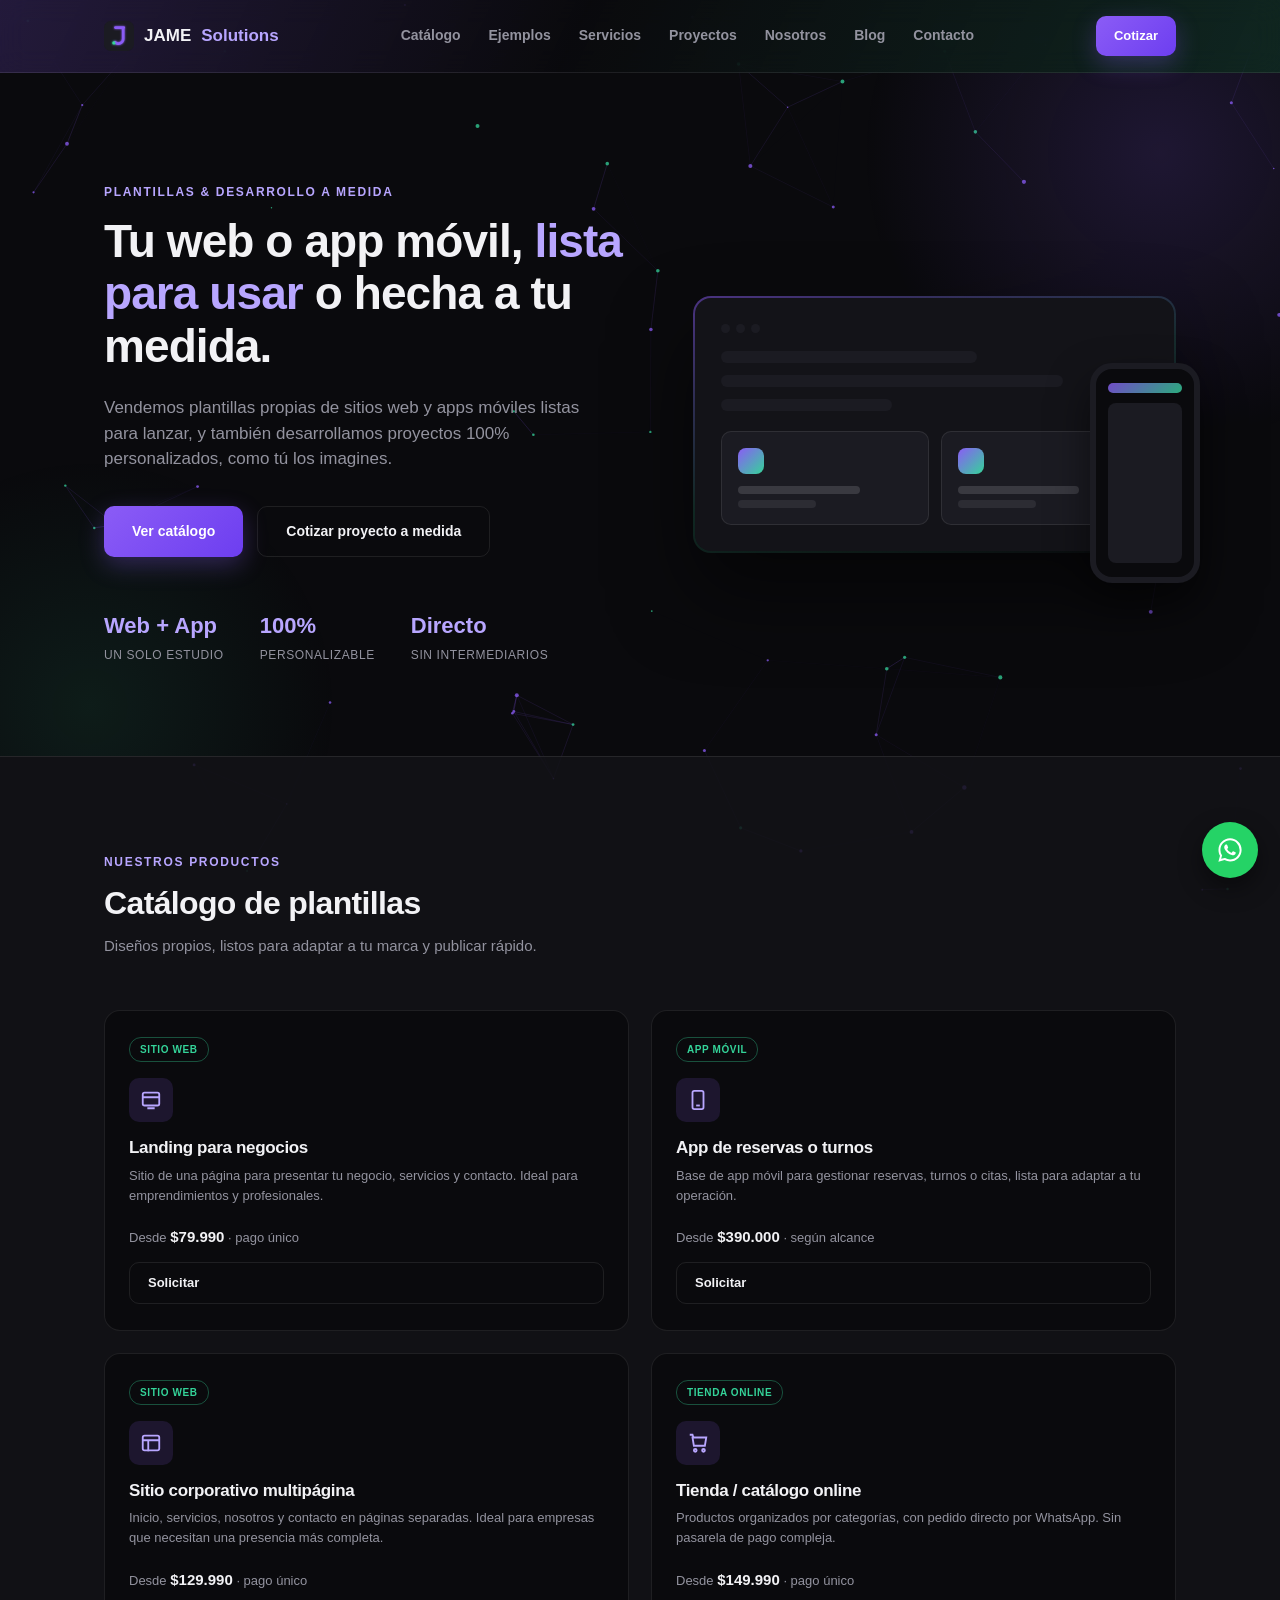
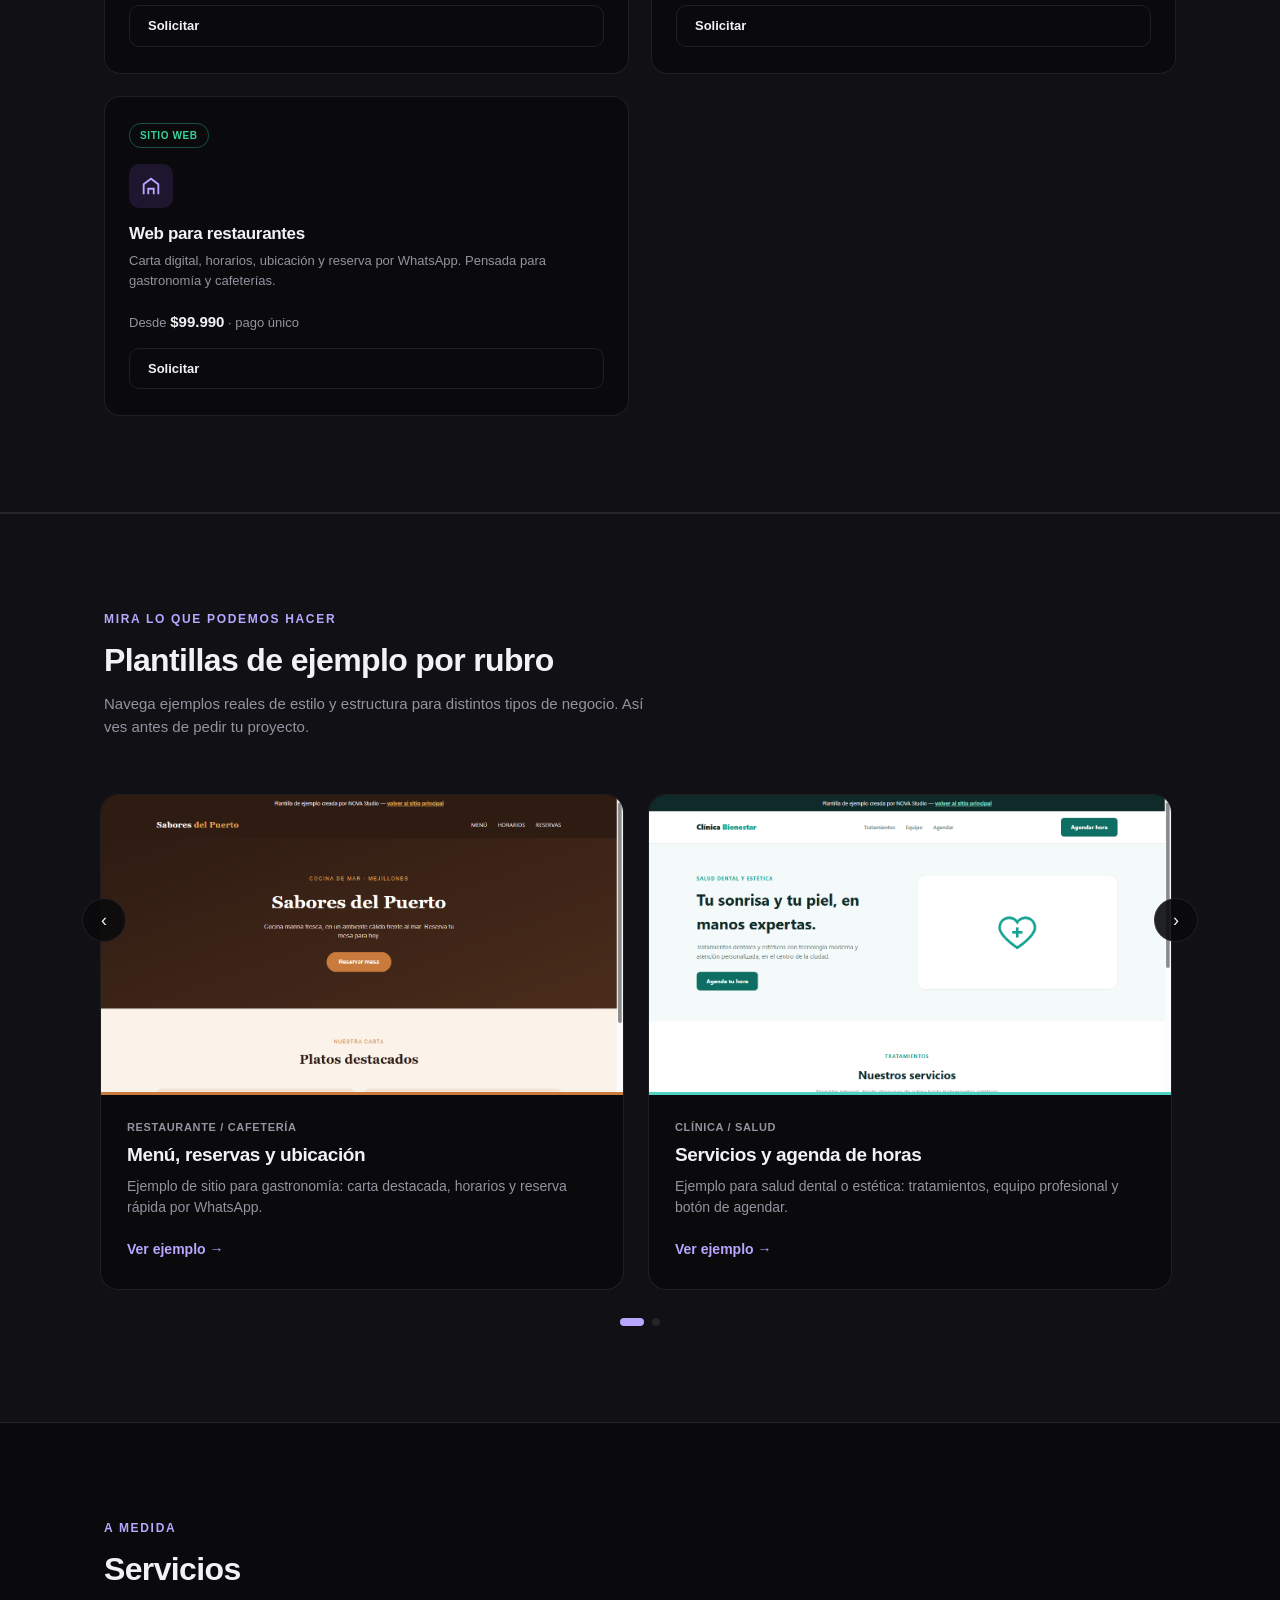
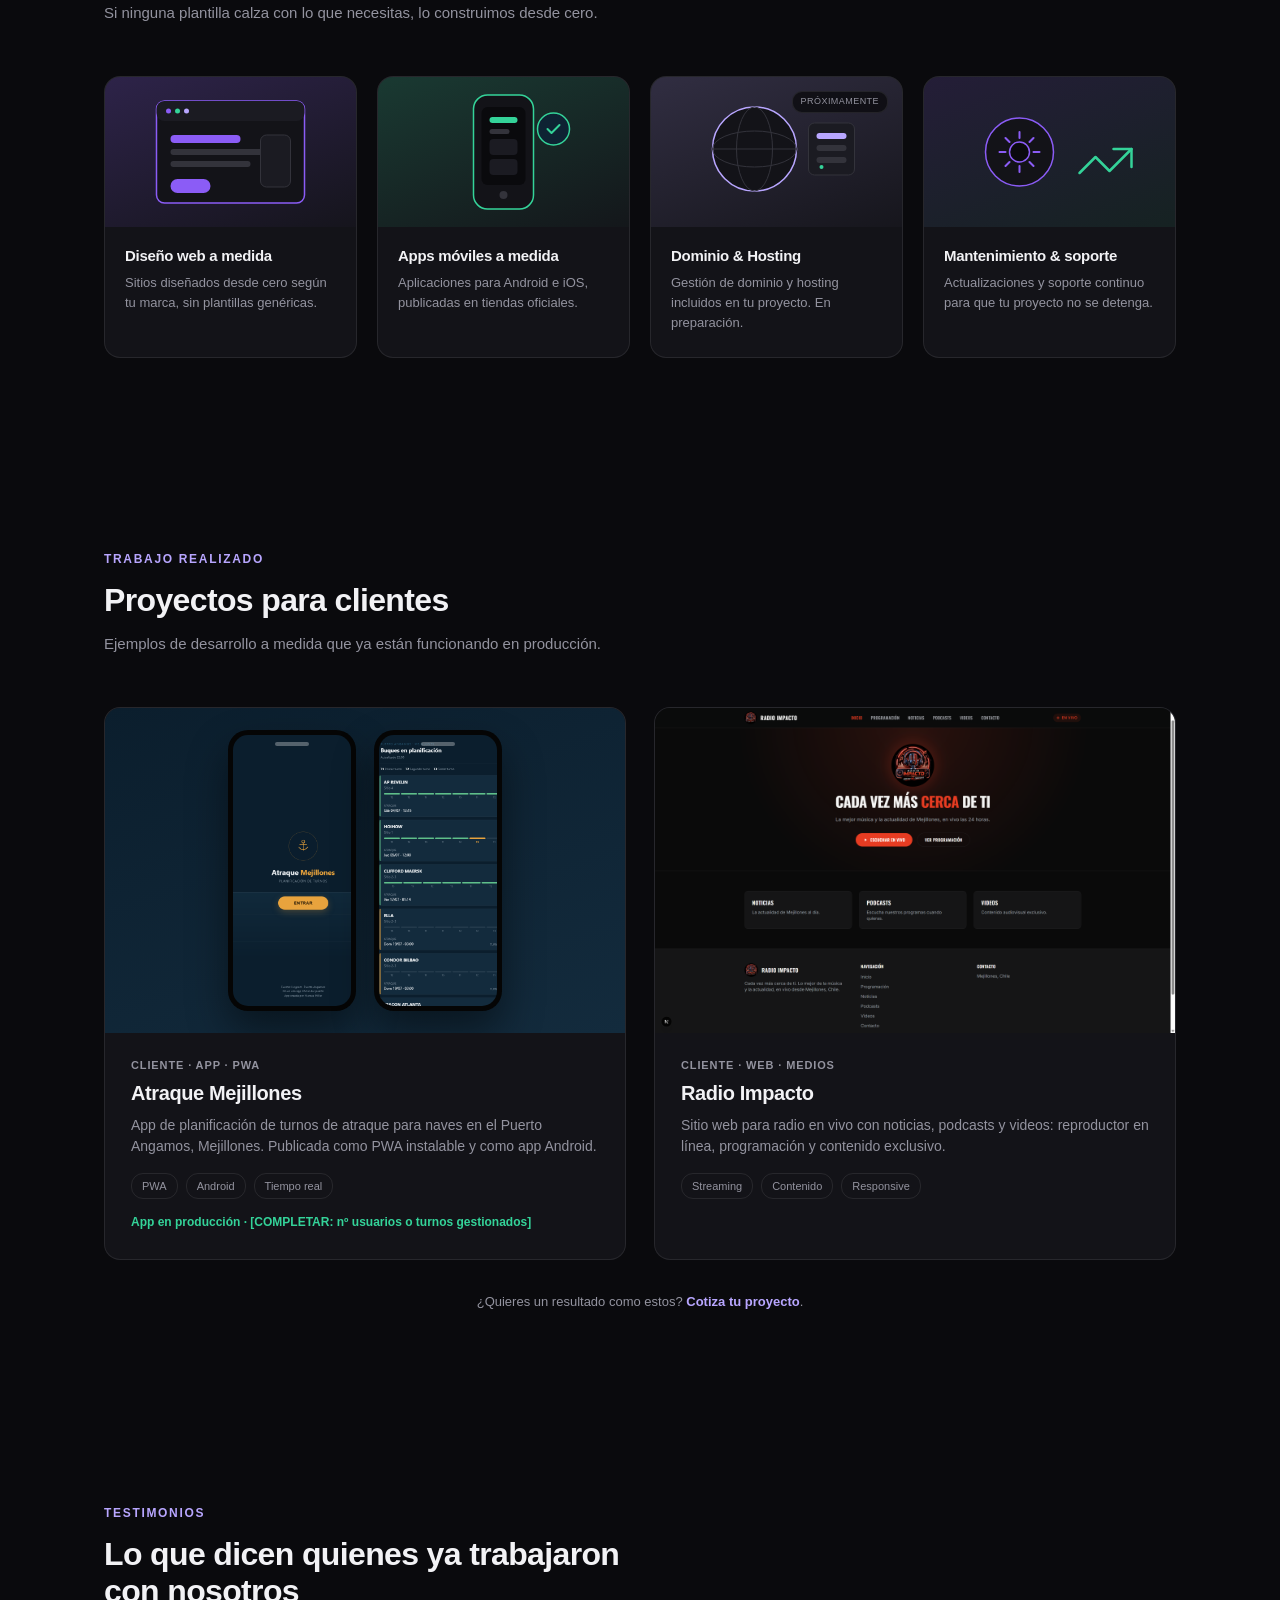
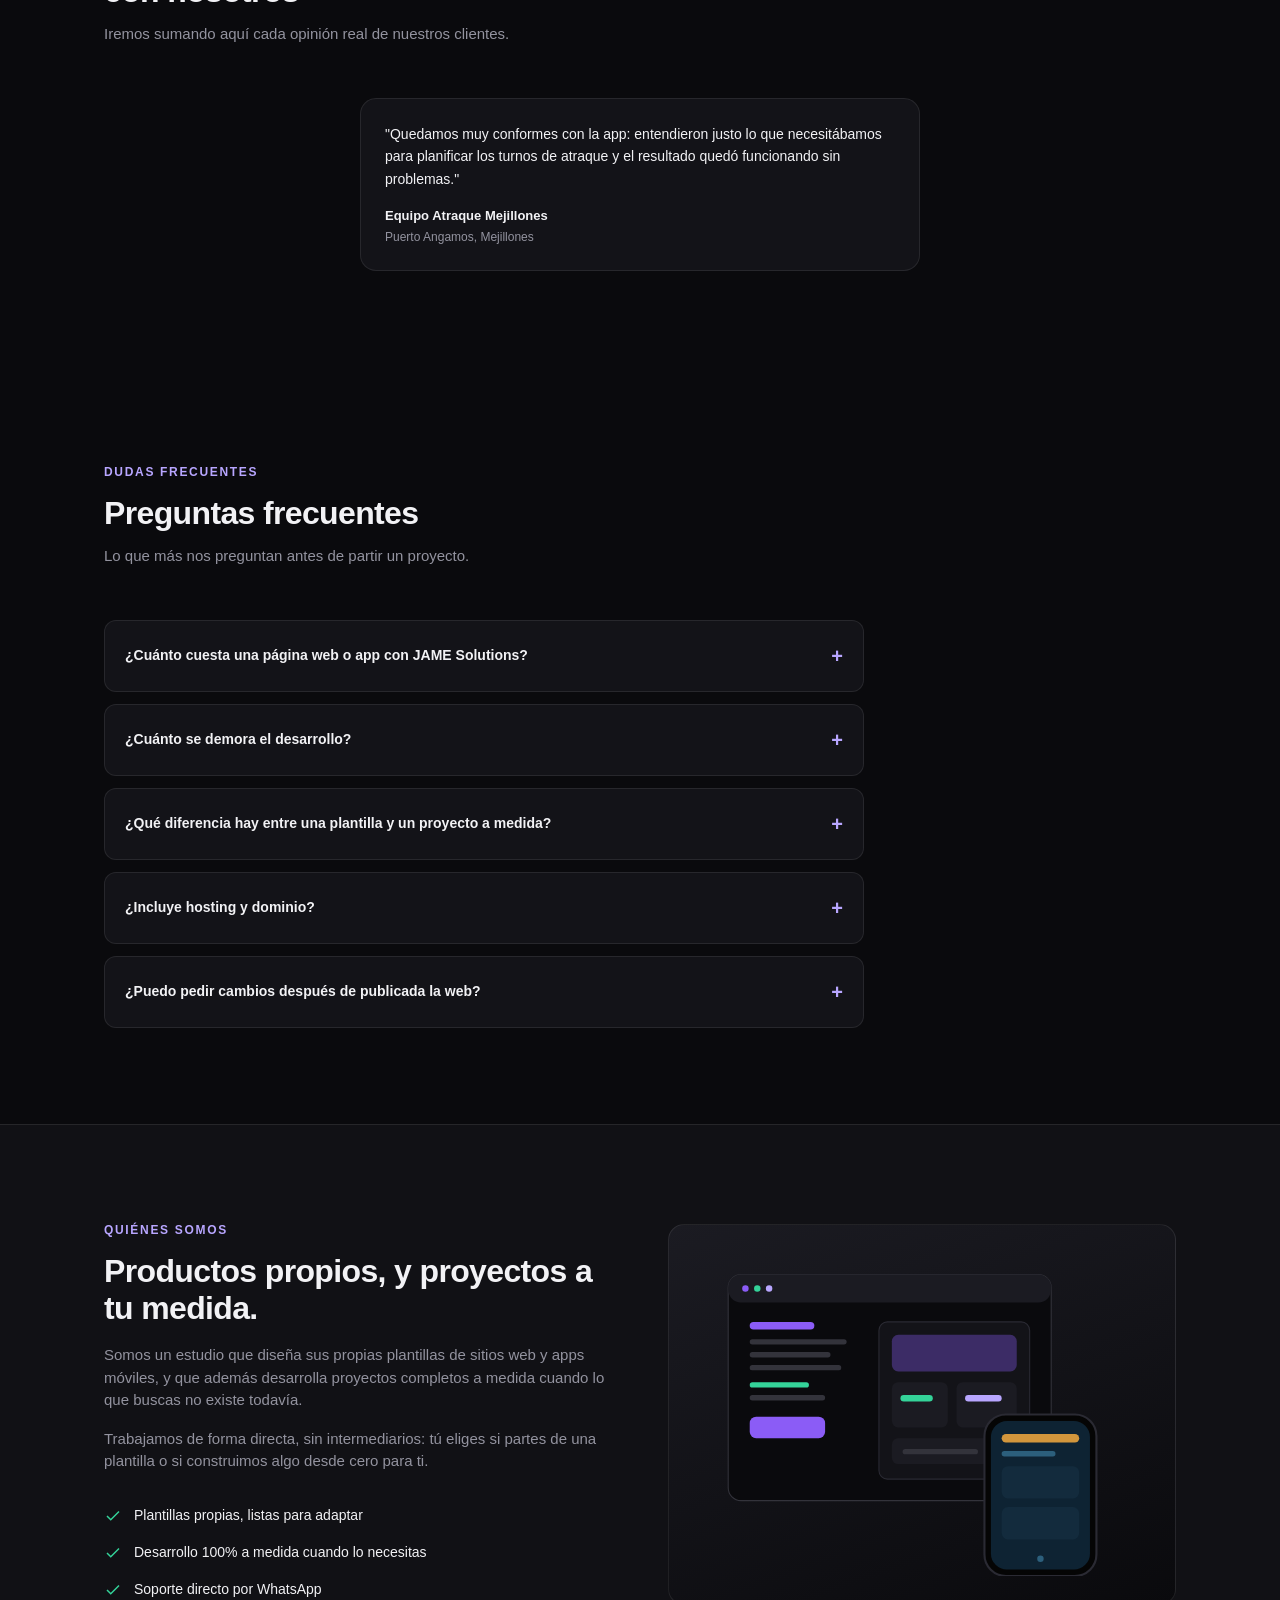
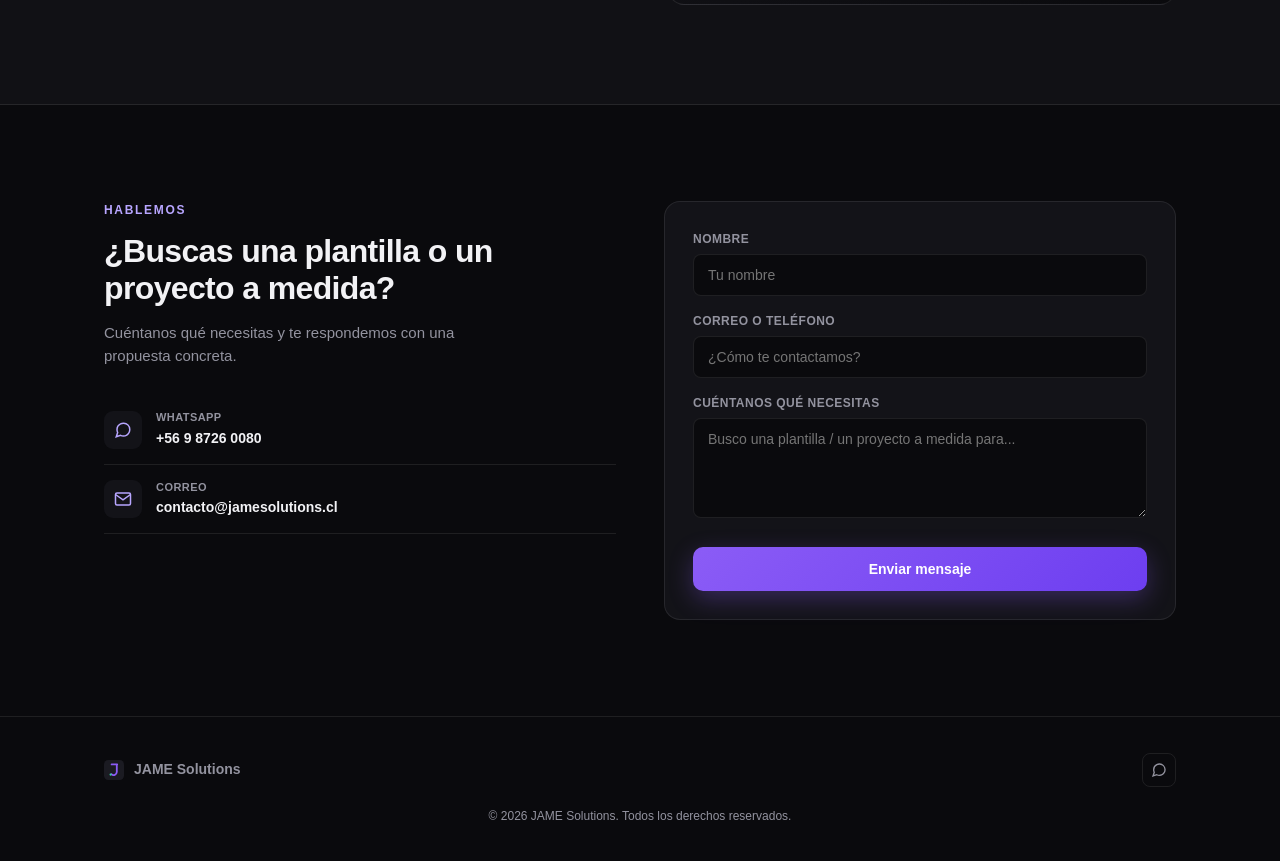
<file: index.html>
<!DOCTYPE html>
<html lang="es">
<head>
<meta charset="UTF-8">
<meta name="viewport" content="width=device-width, initial-scale=1.0">
<title>JAME Solutions — Diseño Web y Apps para Empresas en Chile | Plantillas desde $79.990</title>
<meta name="description" content="Diseño web Chile y apps para empresas: plantillas listas desde $79.990 o proyectos 100% a medida, sin intermediarios.">
<link rel="canonical" href="https://jamesolutions.cl/">
<meta name="theme-color" content="#0A0A0D">

<meta property="og:type" content="website">
<meta property="og:site_name" content="JAME Solutions">
<meta property="og:title" content="JAME Solutions — Plantillas y Desarrollo Web & Apps">
<meta property="og:description" content="Plantillas propias de sitios web y apps móviles listas para lanzar, o desarrollo 100% a medida.">
<meta property="og:url" content="https://jamesolutions.cl/">
<meta property="og:image" content="https://jamesolutions.cl/assets/jame-solutions-profile-icon.png">
<meta property="og:locale" content="es_CL">
<meta name="twitter:card" content="summary">

<link rel="icon" href="data:image/svg+xml,%3Csvg xmlns='http://www.w3.org/2000/svg' viewBox='0 0 100 100'%3E%3Crect width='100' height='100' rx='22' fill='%231B1B22'/%3E%3Cpath d='M38 22h28M64 22v38a16 16 0 01-27 11' stroke='%238B5CF6' stroke-width='9' stroke-linecap='round' stroke-linejoin='round' fill='none'/%3E%3Ccircle cx='33' cy='73' r='5.5' fill='%2334D399'/%3E%3C/svg%3E">

<script type="application/ld+json">
{
  "@context": "https://schema.org",
  "@type": "Organization",
  "name": "JAME Solutions",
  "url": "https://jamesolutions.cl/",
  "logo": "https://jamesolutions.cl/assets/jame-solutions-profile-icon.png",
  "description": "Estudio de diseño y desarrollo de páginas web y aplicaciones móviles en Chile.",
  "email": "contacto@jamesolutions.cl",
  "areaServed": "CL"
}
</script>
<script type="application/ld+json">
{
  "@context": "https://schema.org",
  "@type": "LocalBusiness",
  "name": "JAME Solutions",
  "url": "https://jamesolutions.cl/",
  "telephone": "+56987260080",
  "email": "contacto@jamesolutions.cl",
  "address": {
    "@type": "PostalAddress",
    "addressCountry": "CL"
  },
  "priceRange": "$79.990 - $390.000"
}
</script>
<script type="application/ld+json">
{
  "@context": "https://schema.org",
  "@type": "FAQPage",
  "mainEntity": [
    {
      "@type": "Question",
      "name": "¿Cuánto cuesta una página web o app con JAME Solutions?",
      "acceptedAnswer": {
        "@type": "Answer",
        "text": "Depende de si partes de una de nuestras plantillas (precio más bajo, desde $79.990) o si necesitas un proyecto 100% a medida, que cotizamos según el alcance. Siempre te damos un precio claro antes de partir."
      }
    },
    {
      "@type": "Question",
      "name": "¿Cuánto se demora el desarrollo?",
      "acceptedAnswer": {
        "@type": "Answer",
        "text": "Una plantilla adaptada a tu marca suele estar lista en pocos días. Un proyecto a medida depende de su complejidad; te damos un plazo estimado apenas revisamos lo que necesitas."
      }
    },
    {
      "@type": "Question",
      "name": "¿Qué diferencia hay entre una plantilla y un proyecto a medida?",
      "acceptedAnswer": {
        "@type": "Answer",
        "text": "La plantilla parte de un diseño ya hecho que adaptamos a tu marca y contenido: es más rápida y económica. El proyecto a medida se diseña desde cero para tu negocio, sin límites de estructura."
      }
    },
    {
      "@type": "Question",
      "name": "¿Incluye hosting y dominio?",
      "acceptedAnswer": {
        "@type": "Answer",
        "text": "Por ahora nos enfocamos en el diseño y desarrollo. La gestión de dominio y hosting está en preparación como servicio adicional — mientras tanto te orientamos para contratarlo tú mismo si lo necesitas."
      }
    },
    {
      "@type": "Question",
      "name": "¿Puedo pedir cambios después de publicada la web?",
      "acceptedAnswer": {
        "@type": "Answer",
        "text": "Sí. Ofrecemos mantenimiento y soporte para ajustes y actualizaciones una vez tu sitio está en línea."
      }
    }
  ]
}
</script>
<style>
  :root{
    --bg:#0A0A0D; --bg-2:#131318; --bg-3:#1B1B22; --line:rgba(242,242,245,0.09);
    --violet:#8B5CF6; --violet-2:#B8A6FF; --emerald:#34D399;
    --text:#F2F2F5; --muted:#93939F;
    --maxw:1120px;
  }
  *{box-sizing:border-box; margin:0; padding:0;}
  html{scroll-behavior:smooth;}
  body{
    background:var(--bg); color:var(--text);
    font-family:-apple-system, BlinkMacSystemFont, 'Segoe UI', Roboto, Arial, sans-serif;
    line-height:1.5; -webkit-font-smoothing:antialiased;
  }
  #bg-canvas{position:fixed; inset:0; width:100%; height:100%; z-index:0; pointer-events:none; display:block;}
  header, section, footer, .wa-float{position:relative; z-index:1;}
  img{max-width:100%; display:block;}
  a{color:inherit; text-decoration:none;}
  .wrap{max-width:var(--maxw); margin:0 auto; padding:0 24px;}
  section{padding:96px 0;}
  h1,h2,h3{line-height:1.15; letter-spacing:-0.02em;}
  .eyebrow{font-size:12px; letter-spacing:0.14em; text-transform:uppercase; color:var(--violet-2); font-weight:700; margin-bottom:14px;}
  .btn{display:inline-flex; align-items:center; gap:8px; font-weight:700; font-size:14px; padding:14px 28px; border-radius:10px; border:none; cursor:pointer; transition:transform .15s ease, box-shadow .15s ease;}
  .btn-primary{background:linear-gradient(135deg,var(--violet),#6D3EF0); color:#fff; box-shadow:0 8px 24px rgba(139,92,246,0.3);}
  .btn-primary:hover{transform:translateY(-2px); box-shadow:0 12px 30px rgba(139,92,246,0.4);}
  .btn-ghost{background:transparent; color:var(--text); border:1px solid var(--line);}
  .btn-ghost:hover{border-color:rgba(242,242,245,0.3);}
  .btn-sm{padding:10px 18px; font-size:13px;}

  /* NAV */
  header{position:sticky; top:0; z-index:50; background:linear-gradient(115deg, rgba(139,92,246,0.20), rgba(10,10,13,0.92) 45%, rgba(52,211,153,0.14)); backdrop-filter:blur(14px); border-bottom:1px solid var(--line);}
  nav.wrap{display:flex; align-items:center; justify-content:space-between; padding:16px 24px;}
  .brand{display:flex; align-items:center; gap:10px; font-weight:800; font-size:17px;}
  .brand svg{width:30px; height:30px;}
  .brand .accent{color:var(--violet-2);}
  .nav-links{display:flex; gap:28px; font-size:14px; color:var(--muted); font-weight:600;}
  .nav-links a:hover{color:var(--text);}
  .nav-cta{display:flex; align-items:center; gap:16px;}
  .burger{display:none; width:24px; height:18px; position:relative; cursor:pointer; background:none; border:none; z-index:2;}
  .burger span{position:absolute; left:0; right:0; height:2px; background:var(--text); transition:transform .2s ease, opacity .2s ease;}
  .burger span:nth-child(1){top:0;} .burger span:nth-child(2){top:8px;} .burger span:nth-child(3){top:16px;}
  .burger.open span:nth-child(1){transform:translateY(8px) rotate(45deg);}
  .burger.open span:nth-child(2){opacity:0;}
  .burger.open span:nth-child(3){transform:translateY(-8px) rotate(-45deg);}

  /* HERO */
  #hero{padding:110px 0 90px; position:relative; overflow:hidden;}
  #hero::before{content:""; position:absolute; top:-220px; right:-180px; width:600px; height:600px; border-radius:50%; background:radial-gradient(circle, rgba(139,92,246,0.16), transparent 70%); pointer-events:none;}
  #hero::after{content:""; position:absolute; bottom:-200px; left:-160px; width:500px; height:500px; border-radius:50%; background:radial-gradient(circle, rgba(52,211,153,0.09), transparent 70%); pointer-events:none;}
  .hero-grid{display:grid; grid-template-columns:1.05fr 0.95fr; gap:56px; align-items:center; position:relative; z-index:1;}
  h1{font-size:46px; font-weight:800;}
  h1 .accent{color:var(--violet-2);}
  .hero-sub{font-size:17px; color:var(--muted); margin:22px 0 34px; max-width:480px;}
  .hero-actions{display:flex; gap:14px; flex-wrap:wrap;}
  .hero-stats{display:flex; gap:36px; margin-top:52px;}
  .stat b{display:block; font-size:22px; font-weight:800; color:var(--violet-2);}
  .stat span{font-size:12px; color:var(--muted); text-transform:uppercase; letter-spacing:0.05em;}

  .mock{position:relative; border-radius:18px; padding:2px; background:linear-gradient(160deg, rgba(139,92,246,0.5), rgba(52,211,153,0.15), transparent); box-shadow:0 40px 80px rgba(0,0,0,0.5);}
  .mock-inner{background:var(--bg-2); border-radius:16px; padding:26px; position:relative; overflow:hidden;}
  .mock-dots{display:flex; gap:6px; margin-bottom:18px;}
  .mock-dots span{width:9px; height:9px; border-radius:50%; background:var(--bg-3);}
  .mock-bar{height:12px; border-radius:6px; background:var(--bg-3); margin-bottom:12px;}
  .mock-bar.w60{width:60%;} .mock-bar.w80{width:80%;} .mock-bar.w40{width:40%;}
  .mock-cards{display:grid; grid-template-columns:1fr 1fr; gap:12px; margin-top:20px;}
  .mock-card{background:var(--bg-3); border-radius:10px; padding:16px; border:1px solid var(--line);}
  .mock-card .dot{width:26px; height:26px; border-radius:8px; background:linear-gradient(135deg,var(--violet),var(--emerald)); margin-bottom:12px;}
  .mock-card .l1{height:8px; width:70%; background:rgba(242,242,245,0.14); border-radius:4px; margin-bottom:6px;}
  .mock-card .l2{height:8px; width:45%; background:rgba(242,242,245,0.08); border-radius:4px;}
  .mock-phone{position:absolute; bottom:-30px; right:-24px; width:110px; height:220px; background:var(--bg); border:6px solid var(--bg-3); border-radius:22px; box-shadow:0 20px 40px rgba(0,0,0,0.5);}
  .mock-phone::before{content:""; position:absolute; top:14px; left:12px; right:12px; height:10px; border-radius:6px; background:linear-gradient(135deg,var(--violet),var(--emerald)); opacity:.8;}
  .mock-phone::after{content:""; position:absolute; top:34px; left:12px; right:12px; bottom:14px; border-radius:8px; background:var(--bg-3);}

  /* SECTION HEAD */
  .shead{max-width:560px; margin-bottom:52px;}
  .shead h2{font-size:32px; font-weight:800;}
  .shead p{color:var(--muted); margin-top:14px; font-size:15px;}

  /* CATALOGO */
  #catalogo{background:rgba(19,19,24,0.86); border-top:1px solid var(--line); border-bottom:1px solid var(--line);}
  .product-grid{display:grid; grid-template-columns:repeat(2,1fr); gap:22px;}
  .product-card{background:var(--bg); border:1px solid var(--line); border-radius:16px; padding:26px 24px; display:flex; flex-direction:column; transition:transform .15s ease, border-color .15s ease;}
  .product-card:hover{transform:translateY(-4px); border-color:rgba(139,92,246,0.4);}
  .product-card .ptag{align-self:flex-start; font-size:10px; letter-spacing:0.06em; text-transform:uppercase; color:var(--emerald); border:1px solid rgba(52,211,153,0.35); padding:4px 10px; border-radius:12px; margin-bottom:16px; font-weight:700;}
  .product-card .icon{width:44px; height:44px; border-radius:10px; background:rgba(139,92,246,0.14); display:flex; align-items:center; justify-content:center; margin-bottom:16px;}
  .product-card .icon svg{width:22px; height:22px; stroke:var(--violet-2);}
  .product-card h3{font-size:17px; margin-bottom:8px;}
  .product-card p{font-size:13px; color:var(--muted); line-height:1.55; margin-bottom:20px; flex:1;}
  .product-card .price{font-size:13px; color:var(--muted); margin-bottom:14px;}
  .product-card .price b{color:var(--text); font-size:15px;}

  /* EJEMPLOS */
  #ejemplos{background:rgba(19,19,24,0.86); border-top:1px solid var(--line); border-bottom:1px solid var(--line);}
  .examples-carousel{position:relative;}
  .examples-track{display:flex; gap:24px; overflow-x:auto; scroll-snap-type:x mandatory; scroll-behavior:smooth; -webkit-overflow-scrolling:touch; scrollbar-width:none; margin:0 -4px; padding:4px;}
  .examples-track::-webkit-scrollbar{display:none;}
  .example-card{flex:0 0 calc(50% - 12px); scroll-snap-align:start; background:var(--bg); border:1px solid var(--line); border-radius:18px; overflow:hidden; transition:border-color .15s ease;}
  .example-card:hover{border-color:rgba(139,92,246,0.4);}
  .example-swatch{height:300px; position:relative; overflow:hidden; border-bottom:3px solid transparent; background:#000;}
  .example-swatch img{width:100%; height:100%; object-fit:cover; object-position:top; display:block; transition:transform .4s ease;}
  .example-card:hover .example-swatch img{transform:scale(1.035);}
  .example-swatch.restaurante{border-bottom-color:#C97B3D;}
  .example-swatch.clinica{border-bottom-color:#4FD1C5;}
  .example-swatch.inmobiliaria{border-bottom-color:#C6A15B;}
  .example-swatch.tienda{border-bottom-color:#FF5C4D;}
  .example-body{padding:24px 26px 28px;}
  .example-body .etag{font-size:11px; letter-spacing:0.06em; text-transform:uppercase; color:var(--muted); font-weight:700; margin-bottom:8px;}
  .example-body h3{font-size:19px; margin-bottom:10px;}
  .example-body p{font-size:14px; color:var(--muted); line-height:1.55; margin-bottom:18px;}
  .example-body a{font-size:14px; font-weight:700; color:var(--violet-2); display:inline-flex; align-items:center; gap:6px;}
  .ex-nav{position:absolute; top:130px; transform:translateY(-50%); width:44px; height:44px; border-radius:50%; background:rgba(10,10,13,0.9); border:1px solid var(--line); color:var(--text); font-size:18px; cursor:pointer; z-index:2; display:flex; align-items:center; justify-content:center; transition:border-color .15s ease, background .15s ease;}
  .ex-nav:hover{border-color:rgba(139,92,246,0.5); background:var(--bg-2);}
  .ex-nav.prev{left:-22px;}
  .ex-nav.next{right:-22px;}
  .ex-dots{display:flex; justify-content:center; gap:8px; margin-top:24px;}
  .ex-dots button{width:8px; height:8px; border-radius:50%; background:var(--line); border:none; cursor:pointer; padding:0; transition:width .2s ease, background .2s ease;}
  .ex-dots button.active{background:var(--violet-2); width:24px; border-radius:4px;}
  @media (max-width:860px){
    .example-card{flex-basis:86%;}
    .example-swatch{height:220px;}
    .ex-nav{display:none;}
  }

  /* SERVICIOS */
  .services-grid{display:grid; grid-template-columns:repeat(4,1fr); gap:20px;}
  .service-card{background:var(--bg-2); border:1px solid var(--line); border-radius:16px; overflow:hidden; position:relative; transition:transform .15s ease, border-color .15s ease;}
  .service-card:hover{transform:translateY(-4px); border-color:rgba(139,92,246,0.4);}
  .service-card .soon{position:absolute; top:14px; right:14px; z-index:2; font-size:9px; text-transform:uppercase; letter-spacing:0.05em; color:var(--muted); background:rgba(10,10,13,0.75); backdrop-filter:blur(4px); border:1px solid var(--line); padding:3px 8px; border-radius:10px;}
  .service-media{height:150px; display:flex; align-items:center; justify-content:center; overflow:hidden;}
  .service-media svg{width:100%; height:100%;}
  .service-media.diseno{background:linear-gradient(160deg, rgba(139,92,246,0.22), rgba(139,92,246,0.02));}
  .service-media.apps{background:linear-gradient(160deg, rgba(52,211,153,0.20), rgba(52,211,153,0.02));}
  .service-media.hosting{background:linear-gradient(160deg, rgba(184,166,255,0.18), rgba(184,166,255,0.02));}
  .service-media.soporte{background:linear-gradient(160deg, rgba(139,92,246,0.14), rgba(52,211,153,0.08));}
  .service-body{padding:20px 20px 24px;}
  .service-card h3{font-size:15px; margin-bottom:8px;}
  .service-card p{font-size:13px; color:var(--muted); line-height:1.55;}

  /* PORTFOLIO */
  .case-grid{display:grid; grid-template-columns:1fr 1fr; gap:28px;}
  .case-card{background:var(--bg-2); border:1px solid var(--line); border-radius:16px; overflow:hidden; display:flex; flex-direction:column;}
  .case-media{background:#000; aspect-ratio:16/10; overflow:hidden; display:flex; align-items:center; justify-content:center;}
  .case-media img{width:100%; height:100%; object-fit:cover;}
  .case-media.phone-bg{background:linear-gradient(160deg,#0B1E2D,#132B3D); padding:22px 0; gap:18px;}
  .phone-shell{width:128px; height:100%; max-height:100%; background:#050505; border-radius:20px; padding:5px; box-shadow:0 20px 40px rgba(0,0,0,0.45); position:relative; flex-shrink:0;}
  .phone-shell::before{content:""; position:absolute; top:12px; left:50%; transform:translateX(-50%); width:34px; height:4px; border-radius:3px; background:rgba(255,255,255,0.3); z-index:2;}
  .phone-shell img{width:100%; height:100%; object-fit:cover; object-position:top; border-radius:15px;}
  .case-body{padding:24px 26px 28px;}
  .case-kicker{font-size:11px; letter-spacing:0.08em; text-transform:uppercase; color:var(--muted); font-weight:700; margin-bottom:8px;}
  .case-body h3{font-size:20px; margin-bottom:10px;}
  .case-body p{font-size:14px; color:var(--muted); margin-bottom:16px;}
  .tags{display:flex; gap:8px; flex-wrap:wrap;}
  .tag-pill{font-size:11px; padding:4px 10px; border-radius:12px; border:1px solid var(--line); color:var(--muted);}
  .case-stat{font-size:12px; font-weight:700; color:var(--emerald); margin-top:14px;}
  .case-note{text-align:center; font-size:13px; color:var(--muted); margin-top:32px;}
  .case-note a{color:var(--violet-2); font-weight:700;}

  /* TESTIMONIOS */
  .testi-grid{display:grid; grid-template-columns:repeat(2,1fr); gap:20px;}
  .testi-grid.single{grid-template-columns:1fr; max-width:560px; margin:0 auto;}
  .testi-card{background:var(--bg-2); border:1px solid var(--line); border-radius:16px; padding:24px;}
  .testi-card.placeholder{border-style:dashed; border-color:rgba(184,166,255,0.35);}
  .testi-quote{font-size:14px; line-height:1.6; color:var(--text); margin-bottom:16px;}
  .testi-who{display:flex; flex-direction:column; gap:2px;}
  .testi-who b{font-size:13px;}
  .testi-who span{font-size:12px; color:var(--muted);}
  .testi-note{font-size:11px; color:var(--violet-2); text-transform:uppercase; letter-spacing:0.05em; font-weight:700; margin-bottom:10px;}

  /* FAQ */
  .faq-list{display:flex; flex-direction:column; gap:12px; max-width:760px;}
  .faq-item{background:var(--bg-2); border:1px solid var(--line); border-radius:12px; padding:4px 20px;}
  .faq-item summary{padding:16px 0; font-weight:700; font-size:14px; cursor:pointer; list-style:none; display:flex; justify-content:space-between; align-items:center; gap:12px;}
  .faq-item summary::-webkit-details-marker{display:none;}
  .faq-item summary::after{content:"+"; font-size:20px; color:var(--violet-2); flex-shrink:0; transition:transform .15s ease;}
  .faq-item[open] summary::after{transform:rotate(45deg);}
  .faq-item p{padding:0 0 18px; font-size:13px; color:var(--muted); line-height:1.6;}

  /* NOSOTROS */
  #nosotros{background:rgba(19,19,24,0.86); border-top:1px solid var(--line); border-bottom:1px solid var(--line);}
  .about-grid{display:grid; grid-template-columns:1fr 1fr; gap:56px; align-items:center;}
  .about-grid p{color:var(--muted); font-size:15px; margin-bottom:16px;}
  .about-list{list-style:none; margin-top:24px;}
  .about-list li{display:flex; align-items:flex-start; gap:12px; font-size:14px; color:var(--text); padding:8px 0;}
  .about-list li svg{flex-shrink:0; width:18px; height:18px; stroke:var(--emerald); margin-top:2px;}
  .about-photo{border-radius:16px; background:linear-gradient(160deg, var(--bg-3), var(--bg)); border:1px solid var(--line); aspect-ratio:4/3; display:flex; align-items:center; justify-content:center; padding:28px; overflow:hidden;}
  .about-photo svg{width:100%; height:100%;}

  /* CONTACTO */
  .contact-grid{display:grid; grid-template-columns:1fr 1fr; gap:48px;}
  .contact-info h2{font-size:32px; font-weight:800; margin-bottom:16px;}
  .contact-info p{color:var(--muted); font-size:15px; margin-bottom:28px; max-width:420px;}
  .contact-item{display:flex; align-items:center; gap:14px; padding:14px 0; border-bottom:1px solid var(--line);}
  .contact-item .icon{width:38px; height:38px; border-radius:9px; background:var(--bg-2); display:flex; align-items:center; justify-content:center; flex-shrink:0;}
  .contact-item .icon svg{width:18px; height:18px; stroke:var(--violet-2);}
  .contact-item a, .contact-item span{font-size:14px; color:var(--text); font-weight:600;}
  .contact-item small{display:block; font-size:11px; color:var(--muted); text-transform:uppercase; letter-spacing:0.04em; font-weight:600;}

  form.contact-form{background:var(--bg-2); border:1px solid var(--line); border-radius:16px; padding:28px;}
  .field{margin-bottom:16px;}
  .field label{display:block; font-size:12px; color:var(--muted); margin-bottom:6px; text-transform:uppercase; letter-spacing:0.04em; font-weight:700;}
  .field input, .field textarea{width:100%; background:var(--bg); border:1px solid var(--line); border-radius:8px; padding:12px 14px; color:var(--text); font-size:14px; font-family:inherit;}
  .field input:focus, .field textarea:focus{outline:none; border-color:var(--violet);}
  .field textarea{resize:vertical; min-height:100px;}
  form.contact-form .btn{width:100%; justify-content:center; margin-top:6px;}

  /* FOOTER */
  footer{border-top:1px solid var(--line); padding:36px 0;}
  .foot-row{display:flex; justify-content:space-between; align-items:center; flex-wrap:wrap; gap:16px;}
  .foot-brand{display:flex; align-items:center; gap:10px; font-weight:700; font-size:14px; color:var(--muted);}
  .foot-social{display:flex; gap:14px;}
  .foot-social a{width:34px; height:34px; border-radius:8px; border:1px solid var(--line); display:flex; align-items:center; justify-content:center;}
  .foot-social svg{width:16px; height:16px; stroke:var(--muted);}
  .foot-social a:hover svg{stroke:var(--violet-2);}
  .foot-legal{font-size:12px; color:var(--muted); margin-top:20px; text-align:center;}

  .wa-float{position:fixed; bottom:22px; right:22px; z-index:60; background:#25D366; width:56px; height:56px; border-radius:50%; display:flex; align-items:center; justify-content:center; box-shadow:0 10px 24px rgba(0,0,0,0.45); transition:opacity .2s ease, transform .2s ease;}
  .wa-float svg{width:28px; height:28px; fill:#fff;}
  .wa-float.hide{opacity:0; transform:scale(.85); pointer-events:none;}

  @media (max-width:860px){
    .nav-links{
      display:none; position:absolute; top:100%; left:0; right:0;
      flex-direction:column; gap:2px; padding:12px 24px 20px;
      background:#0A0A0D; border-bottom:1px solid var(--line);
      box-shadow:0 16px 24px rgba(0,0,0,0.35);
    }
    .nav-links.open{display:flex;}
    .nav-links a{padding:12px 0; border-bottom:1px solid var(--line);}
    .nav-links a:last-child{border-bottom:none;}
    .nav-cta .btn{display:none;}
    .burger{display:block;}
    .hero-grid, .about-grid, .contact-grid{grid-template-columns:1fr;}
    .services-grid, .product-grid{grid-template-columns:repeat(2,1fr);}
    .case-grid{grid-template-columns:1fr;}
    h1{font-size:32px;}
    .shead h2{font-size:26px;}
    section{padding:64px 0;}
    .hero-stats{gap:24px;}
    .mock-phone{display:none;}
  }
  @media (max-width:560px){
    .services-grid, .product-grid{grid-template-columns:1fr;}
  }
</style>
</head>
<body>

<canvas id="bg-canvas" aria-hidden="true"></canvas>

<header>
  <nav class="wrap">
    <div class="brand">
      <svg viewBox="0 0 100 100" fill="none">
        <defs><filter id="navGlow" x="-50%" y="-50%" width="200%" height="200%"><feGaussianBlur stdDeviation="3" result="blur"/><feMerge><feMergeNode in="blur"/><feMergeNode in="SourceGraphic"/></feMerge></filter></defs>
        <rect width="100" height="100" rx="22" fill="#1B1B22"/>
        <g filter="url(#navGlow)"><path d="M38 22h28M64 22v38a16 16 0 01-27 11" stroke="#8B5CF6" stroke-width="9" stroke-linecap="round" stroke-linejoin="round"/><circle cx="33" cy="73" r="5.5" fill="#34D399"/></g>
      </svg>
      JAME<span class="accent">Solutions</span>
    </div>
    <div class="nav-links" id="navLinks">
      <a href="#catalogo">Catálogo</a>
      <a href="#ejemplos">Ejemplos</a>
      <a href="#servicios">Servicios</a>
      <a href="#proyectos">Proyectos</a>
      <a href="#nosotros">Nosotros</a>
      <a href="/blog/">Blog</a>
      <a href="#contacto">Contacto</a>
    </div>
    <div class="nav-cta">
      <a href="#contacto" class="btn btn-primary btn-sm">Cotizar</a>
      <button class="burger" id="burgerBtn" aria-label="Abrir menú" aria-expanded="false"><span></span><span></span><span></span></button>
    </div>
  </nav>
</header>

<section id="hero">
  <div class="wrap hero-grid">
    <div>
      <div class="eyebrow">Plantillas & desarrollo a medida</div>
      <h1>Tu web o app móvil, <span class="accent">lista para usar</span> o hecha a tu medida.</h1>
      <p class="hero-sub">Vendemos plantillas propias de sitios web y apps móviles listas para lanzar, y también desarrollamos proyectos 100% personalizados, como tú los imagines.</p>
      <div class="hero-actions">
        <a href="#catalogo" class="btn btn-primary">Ver catálogo</a>
        <a href="#contacto" class="btn btn-ghost">Cotizar proyecto a medida</a>
      </div>
      <div class="hero-stats">
        <div class="stat"><b>Web + App</b><span>Un solo estudio</span></div>
        <div class="stat"><b>100%</b><span>Personalizable</span></div>
        <div class="stat"><b>Directo</b><span>Sin intermediarios</span></div>
      </div>
    </div>
    <div class="mock">
      <div class="mock-inner">
        <div class="mock-dots"><span></span><span></span><span></span></div>
        <div class="mock-bar w60"></div>
        <div class="mock-bar w80"></div>
        <div class="mock-bar w40"></div>
        <div class="mock-cards">
          <div class="mock-card"><div class="dot"></div><div class="l1"></div><div class="l2"></div></div>
          <div class="mock-card"><div class="dot"></div><div class="l1"></div><div class="l2"></div></div>
        </div>
      </div>
      <div class="mock-phone"></div>
    </div>
  </div>
</section>

<section id="catalogo">
  <div class="wrap">
    <div class="shead">
      <div class="eyebrow">Nuestros productos</div>
      <h2>Catálogo de plantillas</h2>
      <p>Diseños propios, listos para adaptar a tu marca y publicar rápido.</p>
    </div>
    <div class="product-grid">
      <div class="product-card">
        <span class="ptag">Sitio web</span>
        <div class="icon"><svg viewBox="0 0 24 24" fill="none" stroke-width="2"><rect x="3" y="4" width="18" height="14" rx="2"/><path d="M3 9h18M8 21h8"/></svg></div>
        <h3>Landing para negocios</h3>
        <p>Sitio de una página para presentar tu negocio, servicios y contacto. Ideal para emprendimientos y profesionales.</p>
        <div class="price">Desde <b>$79.990</b> · pago único</div>
        <a href="https://wa.me/56987260080?text=Hola%2C%20me%20interesa%20la%20plantilla%20Landing%20para%20negocios" target="_blank" rel="noopener" class="btn btn-ghost btn-sm">Solicitar</a>
      </div>
      <div class="product-card">
        <span class="ptag">App móvil</span>
        <div class="icon"><svg viewBox="0 0 24 24" fill="none" stroke-width="2"><rect x="6" y="2" width="12" height="20" rx="2"/><path d="M10 18h4"/></svg></div>
        <h3>App de reservas o turnos</h3>
        <p>Base de app móvil para gestionar reservas, turnos o citas, lista para adaptar a tu operación.</p>
        <div class="price">Desde <b>$390.000</b> · según alcance</div>
        <a href="https://wa.me/56987260080?text=Hola%2C%20me%20interesa%20la%20App%20de%20reservas%20o%20turnos" target="_blank" rel="noopener" class="btn btn-ghost btn-sm">Solicitar</a>
      </div>
      <div class="product-card">
        <span class="ptag">Sitio web</span>
        <div class="icon"><svg viewBox="0 0 24 24" fill="none" stroke-width="2"><rect x="3" y="4" width="18" height="16" rx="2"/><path d="M3 9h18M9 21V9"/></svg></div>
        <h3>Sitio corporativo multipágina</h3>
        <p>Inicio, servicios, nosotros y contacto en páginas separadas. Ideal para empresas que necesitan una presencia más completa.</p>
        <div class="price">Desde <b>$129.990</b> · pago único</div>
        <a href="https://wa.me/56987260080?text=Hola%2C%20me%20interesa%20la%20plantilla%20Sitio%20corporativo%20multip%C3%A1gina" target="_blank" rel="noopener" class="btn btn-ghost btn-sm">Solicitar</a>
      </div>
      <div class="product-card">
        <span class="ptag">Tienda online</span>
        <div class="icon"><svg viewBox="0 0 24 24" fill="none" stroke-width="2"><path d="M6 6h15l-1.5 9h-12z"/><circle cx="9" cy="20" r="1.5"/><circle cx="18" cy="20" r="1.5"/><path d="M3 3h3l1 3"/></svg></div>
        <h3>Tienda / catálogo online</h3>
        <p>Productos organizados por categorías, con pedido directo por WhatsApp. Sin pasarela de pago compleja.</p>
        <div class="price">Desde <b>$149.990</b> · pago único</div>
        <a href="https://wa.me/56987260080?text=Hola%2C%20me%20interesa%20la%20plantilla%20Tienda%20%2F%20cat%C3%A1logo%20online" target="_blank" rel="noopener" class="btn btn-ghost btn-sm">Solicitar</a>
      </div>
      <div class="product-card">
        <span class="ptag">Sitio web</span>
        <div class="icon"><svg viewBox="0 0 24 24" fill="none" stroke-width="2"><path d="M4 21V10l8-6 8 6v11"/><path d="M9 21v-6h6v6"/></svg></div>
        <h3>Web para restaurantes</h3>
        <p>Carta digital, horarios, ubicación y reserva por WhatsApp. Pensada para gastronomía y cafeterías.</p>
        <div class="price">Desde <b>$99.990</b> · pago único</div>
        <a href="https://wa.me/56987260080?text=Hola%2C%20me%20interesa%20la%20plantilla%20Web%20para%20restaurantes" target="_blank" rel="noopener" class="btn btn-ghost btn-sm">Solicitar</a>
      </div>
    </div>
  </div>
</section>

<section id="ejemplos">
  <div class="wrap">
    <div class="shead">
      <div class="eyebrow">Mira lo que podemos hacer</div>
      <h2>Plantillas de ejemplo por rubro</h2>
      <p>Navega ejemplos reales de estilo y estructura para distintos tipos de negocio. Así ves antes de pedir tu proyecto.</p>
    </div>
    <div class="examples-carousel">
      <button class="ex-nav prev" aria-label="Ejemplo anterior">‹</button>
      <div class="examples-track" id="examplesTrack">
        <div class="example-card">
          <div class="example-swatch restaurante"><img src="assets/demo-restaurante.png" alt="Diseño web para restaurantes en Chile — plantilla de ejemplo JAME Solutions" loading="lazy"></div>
          <div class="example-body">
            <div class="etag">Restaurante / Cafetería</div>
            <h3>Menú, reservas y ubicación</h3>
            <p>Ejemplo de sitio para gastronomía: carta destacada, horarios y reserva rápida por WhatsApp.</p>
            <a href="demos/restaurante.html" target="_blank" rel="noopener">Ver ejemplo →</a>
          </div>
        </div>
        <div class="example-card">
          <div class="example-swatch clinica"><img src="assets/demo-clinica.png" alt="Diseño web para clínicas y salud dental en Chile — plantilla de ejemplo" loading="lazy"></div>
          <div class="example-body">
            <div class="etag">Clínica / Salud</div>
            <h3>Servicios y agenda de horas</h3>
            <p>Ejemplo para salud dental o estética: tratamientos, equipo profesional y botón de agendar.</p>
            <a href="demos/clinica.html" target="_blank" rel="noopener">Ver ejemplo →</a>
          </div>
        </div>
        <div class="example-card">
          <div class="example-swatch inmobiliaria"><img src="assets/demo-inmobiliaria.png" alt="Diseño web para inmobiliarias en Chile — plantilla de ejemplo" loading="lazy"></div>
          <div class="example-body">
            <div class="etag">Inmobiliaria</div>
            <h3>Propiedades y contacto directo</h3>
            <p>Ejemplo para arriendos o ventas: listado de propiedades con precio, m² y contacto de agente.</p>
            <a href="demos/inmobiliaria.html" target="_blank" rel="noopener">Ver ejemplo →</a>
          </div>
        </div>
        <div class="example-card">
          <div class="example-swatch tienda"><img src="assets/demo-tienda-ropa.png" alt="Diseño web para tiendas de ropa en Chile — plantilla de ejemplo" loading="lazy"></div>
          <div class="example-body">
            <div class="etag">Tienda / Retail</div>
            <h3>Catálogo de productos</h3>
            <p>Ejemplo de tienda: categorías, productos destacados y estilo visual pensado para vender.</p>
            <a href="demos/tienda-ropa.html" target="_blank" rel="noopener">Ver ejemplo →</a>
          </div>
        </div>
      </div>
      <button class="ex-nav next" aria-label="Siguiente ejemplo">›</button>
    </div>
    <div class="ex-dots" id="exDots"></div>
  </div>
</section>

<section id="servicios">
  <div class="wrap">
    <div class="shead">
      <div class="eyebrow">A medida</div>
      <h2>Servicios</h2>
      <p>Si ninguna plantilla calza con lo que necesitas, lo construimos desde cero.</p>
    </div>
    <div class="services-grid">
      <div class="service-card">
        <div class="service-media diseno">
          <svg viewBox="0 0 200 150" fill="none">
            <rect x="26" y="24" width="148" height="102" rx="8" fill="#131318" stroke="#8B5CF6" stroke-width="1.5"/>
            <rect x="26" y="24" width="148" height="20" rx="8" fill="#1B1B22"/>
            <circle cx="38" cy="34" r="2.5" fill="#8B5CF6"/><circle cx="47" cy="34" r="2.5" fill="#34D399"/><circle cx="56" cy="34" r="2.5" fill="#B8A6FF"/>
            <rect x="40" y="58" width="70" height="8" rx="4" fill="#8B5CF6"/>
            <rect x="40" y="72" width="100" height="6" rx="3" fill="#33333B"/>
            <rect x="40" y="84" width="80" height="6" rx="3" fill="#33333B"/>
            <rect x="40" y="102" width="40" height="14" rx="7" fill="#8B5CF6"/>
            <rect x="130" y="58" width="30" height="52" rx="6" fill="#1B1B22" stroke="#33333B"/>
          </svg>
        </div>
        <div class="service-body">
          <h3>Diseño web a medida</h3>
          <p>Sitios diseñados desde cero según tu marca, sin plantillas genéricas.</p>
        </div>
      </div>
      <div class="service-card">
        <div class="service-media apps">
          <svg viewBox="0 0 200 150" fill="none">
            <rect x="70" y="18" width="60" height="114" rx="14" fill="#131318" stroke="#34D399" stroke-width="1.5"/>
            <rect x="78" y="30" width="44" height="78" rx="6" fill="#0A0A0D"/>
            <rect x="86" y="40" width="28" height="6" rx="3" fill="#34D399"/>
            <rect x="86" y="52" width="20" height="5" rx="2.5" fill="#33333B"/>
            <rect x="86" y="62" width="28" height="16" rx="4" fill="#1B1B22"/>
            <rect x="86" y="82" width="28" height="16" rx="4" fill="#1B1B22"/>
            <circle cx="100" cy="118" r="4" fill="#33333B"/>
            <circle cx="150" cy="52" r="16" fill="#0E2333" stroke="#34D399" stroke-width="1.5"/>
            <path d="M144 52l4 4 8-8" stroke="#34D399" stroke-width="2" stroke-linecap="round" stroke-linejoin="round"/>
          </svg>
        </div>
        <div class="service-body">
          <h3>Apps móviles a medida</h3>
          <p>Aplicaciones para Android e iOS, publicadas en tiendas oficiales.</p>
        </div>
      </div>
      <div class="service-card">
        <span class="soon">Próximamente</span>
        <div class="service-media hosting">
          <svg viewBox="0 0 200 150" fill="none">
            <circle cx="78" cy="72" r="42" fill="#131318" stroke="#B8A6FF" stroke-width="1.5"/>
            <ellipse cx="78" cy="72" rx="42" ry="18" stroke="#33333B"/>
            <ellipse cx="78" cy="72" rx="18" ry="42" stroke="#33333B"/>
            <line x1="36" y1="72" x2="120" y2="72" stroke="#33333B"/>
            <rect x="132" y="46" width="46" height="52" rx="6" fill="#1B1B22" stroke="#33333B"/>
            <rect x="140" y="56" width="30" height="6" rx="3" fill="#B8A6FF"/>
            <rect x="140" y="68" width="30" height="6" rx="3" fill="#33333B"/>
            <rect x="140" y="80" width="30" height="6" rx="3" fill="#33333B"/>
            <circle cx="145" cy="90" r="2" fill="#34D399"/>
          </svg>
        </div>
        <div class="service-body">
          <h3>Dominio & Hosting</h3>
          <p>Gestión de dominio y hosting incluidos en tu proyecto. En preparación.</p>
        </div>
      </div>
      <div class="service-card">
        <div class="service-media soporte">
          <svg viewBox="0 0 200 150" fill="none">
            <circle cx="70" cy="75" r="34" fill="#131318" stroke="#8B5CF6" stroke-width="1.5"/>
            <path d="M70 55v6M70 89v6M50 75h6M84 75h6M56 61l4 4M80 85l4 4M84 61l-4 4M60 85l-4 4" stroke="#8B5CF6" stroke-width="2" stroke-linecap="round"/>
            <circle cx="70" cy="75" r="10" fill="#0A0A0D" stroke="#8B5CF6" stroke-width="1.5"/>
            <path d="M130 96l16-16 14 14 22-22" stroke="#34D399" stroke-width="2.5" stroke-linecap="round" stroke-linejoin="round" fill="none"/>
            <path d="M164 72h18v18" stroke="#34D399" stroke-width="2.5" stroke-linecap="round" stroke-linejoin="round" fill="none"/>
          </svg>
        </div>
        <div class="service-body">
          <h3>Mantenimiento & soporte</h3>
          <p>Actualizaciones y soporte continuo para que tu proyecto no se detenga.</p>
        </div>
      </div>
    </div>
  </div>
</section>

<section id="proyectos">
  <div class="wrap">
    <div class="shead">
      <div class="eyebrow">Trabajo realizado</div>
      <h2>Proyectos para clientes</h2>
      <p>Ejemplos de desarrollo a medida que ya están funcionando en producción.</p>
    </div>
    <div class="case-grid">
      <div class="case-card">
        <div class="case-media phone-bg">
          <div class="phone-shell"><img src="assets/atraque-mejillones-mobile.png" alt="App de gestión de turnos portuarios en Mejillones, Chile — pantalla de inicio en el celular" loading="lazy"></div>
          <div class="phone-shell"><img src="assets/atraque-mejillones-list-mobile.png" alt="App de gestión de turnos portuarios en Mejillones, Chile — turnos en tiempo real" loading="lazy"></div>
        </div>
        <div class="case-body">
          <div class="case-kicker">Cliente · App · PWA</div>
          <h3>Atraque Mejillones</h3>
          <p>App de planificación de turnos de atraque para naves en el Puerto Angamos, Mejillones. Publicada como PWA instalable y como app Android.</p>
          <div class="tags">
            <span class="tag-pill">PWA</span>
            <span class="tag-pill">Android</span>
            <span class="tag-pill">Tiempo real</span>
          </div>
          <!-- TODO: reemplazar con cifra real entregada por el cliente -->
          <div class="case-stat">App en producción · [COMPLETAR: nº usuarios o turnos gestionados]</div>
        </div>
      </div>
      <div class="case-card">
        <div class="case-media"><img src="assets/proyecto-radio-impacto.png" alt="Diseño web para radio online en Chile — proyecto Radio Impacto" loading="lazy"></div>
        <div class="case-body">
          <div class="case-kicker">Cliente · Web · Medios</div>
          <h3>Radio Impacto</h3>
          <p>Sitio web para radio en vivo con noticias, podcasts y videos: reproductor en línea, programación y contenido exclusivo.</p>
          <div class="tags">
            <span class="tag-pill">Streaming</span>
            <span class="tag-pill">Contenido</span>
            <span class="tag-pill">Responsive</span>
          </div>
        </div>
      </div>
    </div>
    <p class="case-note">¿Quieres un resultado como estos? <a href="#contacto">Cotiza tu proyecto</a>.</p>
  </div>
</section>

<section id="testimonios">
  <div class="wrap">
    <div class="shead">
      <div class="eyebrow">Testimonios</div>
      <h2>Lo que dicen quienes ya trabajaron con nosotros</h2>
      <p>Iremos sumando aquí cada opinión real de nuestros clientes.</p>
    </div>
    <div class="testi-grid single">
      <div class="testi-card">
        <p class="testi-quote">"Quedamos muy conformes con la app: entendieron justo lo que necesitábamos para planificar los turnos de atraque y el resultado quedó funcionando sin problemas."</p>
        <div class="testi-who"><b>Equipo Atraque Mejillones</b><span>Puerto Angamos, Mejillones</span></div>
      </div>
    </div>
  </div>
</section>

<section id="faq">
  <div class="wrap">
    <div class="shead">
      <div class="eyebrow">Dudas frecuentes</div>
      <h2>Preguntas frecuentes</h2>
      <p>Lo que más nos preguntan antes de partir un proyecto.</p>
    </div>
    <div class="faq-list">
      <details class="faq-item">
        <summary>¿Cuánto cuesta una página web o app con JAME Solutions?</summary>
        <p>Depende de si partes de una de nuestras plantillas (precio más bajo, desde $79.990) o si necesitas un proyecto 100% a medida, que cotizamos según el alcance. Siempre te damos un precio claro antes de partir.</p>
      </details>
      <details class="faq-item">
        <summary>¿Cuánto se demora el desarrollo?</summary>
        <p>Una plantilla adaptada a tu marca suele estar lista en pocos días. Un proyecto a medida depende de su complejidad; te damos un plazo estimado apenas revisamos lo que necesitas.</p>
      </details>
      <details class="faq-item">
        <summary>¿Qué diferencia hay entre una plantilla y un proyecto a medida?</summary>
        <p>La plantilla parte de un diseño ya hecho que adaptamos a tu marca y contenido: es más rápida y económica. El proyecto a medida se diseña desde cero para tu negocio, sin límites de estructura.</p>
      </details>
      <details class="faq-item">
        <summary>¿Incluye hosting y dominio?</summary>
        <p>Por ahora nos enfocamos en el diseño y desarrollo. La gestión de dominio y hosting está en preparación como servicio adicional — mientras tanto te orientamos para contratarlo tú mismo si lo necesitas.</p>
      </details>
      <details class="faq-item">
        <summary>¿Puedo pedir cambios después de publicada la web?</summary>
        <p>Sí. Ofrecemos mantenimiento y soporte para ajustes y actualizaciones una vez tu sitio está en línea.</p>
      </details>
    </div>
  </div>
</section>

<section id="nosotros">
  <div class="wrap about-grid">
    <div>
      <div class="eyebrow">Quiénes somos</div>
      <h2 style="font-size:32px; font-weight:800; margin-bottom:18px;">Productos propios, y proyectos a tu medida.</h2>
      <p>Somos un estudio que diseña sus propias plantillas de sitios web y apps móviles, y que además desarrolla proyectos completos a medida cuando lo que buscas no existe todavía.</p>
      <p>Trabajamos de forma directa, sin intermediarios: tú eliges si partes de una plantilla o si construimos algo desde cero para ti.</p>
      <ul class="about-list">
        <li><svg viewBox="0 0 24 24" fill="none" stroke-width="2"><path d="M20 6L9 17l-5-5"/></svg> Plantillas propias, listas para adaptar</li>
        <li><svg viewBox="0 0 24 24" fill="none" stroke-width="2"><path d="M20 6L9 17l-5-5"/></svg> Desarrollo 100% a medida cuando lo necesitas</li>
        <li><svg viewBox="0 0 24 24" fill="none" stroke-width="2"><path d="M20 6L9 17l-5-5"/></svg> Soporte directo por WhatsApp</li>
      </ul>
    </div>
    <div class="about-photo">
      <svg viewBox="0 0 400 300" fill="none">
        <rect x="20" y="20" width="300" height="210" rx="12" fill="#0A0A0D" stroke="#33333B"/>
        <rect x="20" y="20" width="300" height="26" rx="12" fill="#1B1B22"/>
        <circle cx="36" cy="33" r="3" fill="#8B5CF6"/><circle cx="47" cy="33" r="3" fill="#34D399"/><circle cx="58" cy="33" r="3" fill="#B8A6FF"/>
        <rect x="40" y="64" width="60" height="7" rx="3.5" fill="#8B5CF6"/>
        <rect x="40" y="80" width="90" height="5" rx="2.5" fill="#33333B"/>
        <rect x="40" y="92" width="75" height="5" rx="2.5" fill="#33333B"/>
        <rect x="40" y="104" width="85" height="5" rx="2.5" fill="#33333B"/>
        <rect x="40" y="120" width="55" height="5" rx="2.5" fill="#34D399"/>
        <rect x="40" y="132" width="70" height="5" rx="2.5" fill="#33333B"/>
        <rect x="40" y="152" width="70" height="20" rx="6" fill="#8B5CF6"/>
        <rect x="160" y="64" width="140" height="146" rx="8" fill="#131318" stroke="#2A2A33"/>
        <rect x="172" y="76" width="116" height="34" rx="6" fill="#8B5CF6" opacity="0.35"/>
        <rect x="172" y="120" width="52" height="42" rx="6" fill="#1B1B22"/>
        <rect x="232" y="120" width="56" height="42" rx="6" fill="#1B1B22"/>
        <rect x="180" y="132" width="30" height="6" rx="3" fill="#34D399"/>
        <rect x="240" y="132" width="34" height="6" rx="3" fill="#B8A6FF"/>
        <rect x="172" y="172" width="116" height="24" rx="6" fill="#1B1B22"/>
        <rect x="182" y="182" width="70" height="5" rx="2.5" fill="#33333B"/>
        <g transform="translate(258,150)">
          <rect x="0" y="0" width="104" height="150" rx="20" fill="#050505" stroke="#2A2A33" stroke-width="2"/>
          <rect x="6" y="6" width="92" height="138" rx="15" fill="#0E2333"/>
          <rect x="16" y="18" width="72" height="8" rx="4" fill="#E8A33D" opacity="0.9"/>
          <rect x="16" y="34" width="50" height="5" rx="2.5" fill="#2C5F7C"/>
          <rect x="16" y="48" width="72" height="30" rx="6" fill="#132B3D"/>
          <rect x="16" y="86" width="72" height="30" rx="6" fill="#132B3D"/>
          <circle cx="52" cy="134" r="3" fill="#2C5F7C"/>
        </g>
      </svg>
    </div>
  </div>
</section>

<section id="contacto">
  <div class="wrap contact-grid">
    <div class="contact-info">
      <div class="eyebrow">Hablemos</div>
      <h2>¿Buscas una plantilla o un proyecto a medida?</h2>
      <p>Cuéntanos qué necesitas y te respondemos con una propuesta concreta.</p>

      <div class="contact-item">
        <div class="icon"><svg viewBox="0 0 24 24" fill="none" stroke-width="2"><path d="M21 11.5a8.38 8.38 0 01-.9 3.8 8.5 8.5 0 01-7.6 4.7 8.38 8.38 0 01-3.8-.9L3 21l1.9-5.7a8.38 8.38 0 01-.9-3.8 8.5 8.5 0 014.7-7.6 8.38 8.38 0 013.8-.9h.5a8.48 8.48 0 018 8v.5z"/></svg></div>
        <div><small>WhatsApp</small><a href="https://wa.me/56987260080" target="_blank" rel="noopener">+56 9 8726 0080</a></div>
      </div>
      <div class="contact-item">
        <div class="icon"><svg viewBox="0 0 24 24" fill="none" stroke-width="2"><rect x="2" y="4" width="20" height="16" rx="2"/><path d="M2 6l10 7 10-7"/></svg></div>
        <div><small>Correo</small><a href="mailto:contacto@jamesolutions.cl">contacto@jamesolutions.cl</a></div>
      </div>
    </div>

    <form class="contact-form" id="contactForm">
      <div class="field">
        <label for="f-name">Nombre</label>
        <input id="f-name" name="name" type="text" required placeholder="Tu nombre">
      </div>
      <div class="field">
        <label for="f-contact">Correo o teléfono</label>
        <input id="f-contact" name="contact" type="text" required placeholder="¿Cómo te contactamos?">
      </div>
      <div class="field">
        <label for="f-msg">Cuéntanos qué necesitas</label>
        <textarea id="f-msg" name="msg" required placeholder="Busco una plantilla / un proyecto a medida para..."></textarea>
      </div>
      <button type="submit" class="btn btn-primary">Enviar mensaje</button>
    </form>
  </div>
</section>

<footer>
  <div class="wrap">
    <div class="foot-row">
      <div class="foot-brand">
        <svg width="20" height="20" viewBox="0 0 100 100" fill="none"><rect width="100" height="100" rx="22" fill="#1B1B22"/><path d="M38 22h28M64 22v38a16 16 0 01-27 11" stroke="#8B5CF6" stroke-width="9" stroke-linecap="round" stroke-linejoin="round"/><circle cx="33" cy="73" r="5.5" fill="#34D399"/></svg>
        JAME Solutions
      </div>
      <div class="foot-social">
        <a href="https://wa.me/56987260080" target="_blank" rel="noopener" aria-label="WhatsApp"><svg viewBox="0 0 24 24" fill="none" stroke-width="2"><path d="M21 11.5a8.38 8.38 0 01-.9 3.8 8.5 8.5 0 01-7.6 4.7 8.38 8.38 0 01-3.8-.9L3 21l1.9-5.7a8.38 8.38 0 01-.9-3.8 8.5 8.5 0 014.7-7.6 8.38 8.38 0 013.8-.9h.5a8.48 8.48 0 018 8v.5z"/></svg></a>
      </div>
    </div>
    <div class="foot-legal">© <span id="year"></span> JAME Solutions. Todos los derechos reservados.</div>
  </div>
</footer>

<a class="wa-float" id="waFloat" href="https://wa.me/56987260080?text=Hola%2C%20quiero%20cotizar%20un%20proyecto" target="_blank" rel="noopener" aria-label="Escríbenos por WhatsApp">
  <svg viewBox="0 0 24 24"><path d="M12.04 2C6.58 2 2.13 6.45 2.13 11.91c0 1.75.46 3.45 1.32 4.95L2.05 22l5.25-1.38a9.9 9.9 0 004.74 1.2h.01c5.46 0 9.9-4.45 9.9-9.91C22 6.45 17.5 2 12.04 2zm0 18.1h-.01c-1.48 0-2.93-.4-4.2-1.15l-.3-.18-3.12.82.83-3.04-.2-.31a8.2 8.2 0 01-1.26-4.33c0-4.53 3.69-8.22 8.24-8.22 2.2 0 4.27.86 5.83 2.42a8.19 8.19 0 012.41 5.82c0 4.53-3.7 8.19-8.22 8.19zm4.51-6.14c-.25-.12-1.46-.72-1.68-.8-.23-.08-.39-.12-.56.13-.16.24-.64.8-.78.96-.15.16-.29.18-.53.06-.25-.12-1.04-.38-1.98-1.22-.73-.65-1.23-1.46-1.37-1.7-.15-.25-.02-.38.11-.5.11-.11.25-.29.37-.43.12-.15.16-.25.24-.41.08-.16.04-.31-.02-.43-.06-.12-.56-1.35-.77-1.85-.2-.48-.4-.42-.56-.43h-.48c-.16 0-.43.06-.65.31-.23.25-.85.83-.85 2.02s.87 2.35 1 2.5c.12.16 1.7 2.6 4.13 3.64.58.25 1.03.4 1.38.51.58.18 1.11.16 1.53.1.47-.07 1.46-.6 1.66-1.17.21-.58.21-1.08.15-1.18-.07-.11-.23-.17-.48-.29z"/></svg>
</a>

<script>
  (function(){
    const canvas = document.getElementById('bg-canvas');
    const ctx = canvas.getContext('2d');
    const reduceMotion = window.matchMedia('(prefers-reduced-motion: reduce)').matches;
    let w, h, particles, dpr;

    function resize(){
      dpr = Math.min(window.devicePixelRatio || 1, 2);
      w = canvas.clientWidth = window.innerWidth;
      h = canvas.clientHeight = window.innerHeight;
      canvas.width = w * dpr;
      canvas.height = h * dpr;
      ctx.setTransform(dpr, 0, 0, dpr, 0, 0);
    }

    function makeParticles(){
      const count = Math.min(80, Math.round((w * h) / 18000));
      particles = Array.from({ length: count }, () => ({
        x: Math.random() * w,
        y: Math.random() * h,
        vx: (Math.random() - 0.5) * 0.35,
        vy: (Math.random() - 0.5) * 0.35,
        r: Math.random() * 1.6 + 0.6,
        hue: Math.random() < 0.6 ? [139, 92, 246] : [52, 211, 153]
      }));
    }

    const LINK_DIST = 130;

    function draw(){
      ctx.clearRect(0, 0, w, h);

      for (let i = 0; i < particles.length; i++){
        const p = particles[i];
        p.x += p.vx; p.y += p.vy;
        if (p.x < 0 || p.x > w) p.vx *= -1;
        if (p.y < 0 || p.y > h) p.vy *= -1;
        p.x = Math.max(0, Math.min(w, p.x));
        p.y = Math.max(0, Math.min(h, p.y));
      }

      for (let i = 0; i < particles.length; i++){
        for (let j = i + 1; j < particles.length; j++){
          const a = particles[i], b = particles[j];
          const dx = a.x - b.x, dy = a.y - b.y;
          const dist = Math.sqrt(dx * dx + dy * dy);
          if (dist < LINK_DIST){
            const alpha = (1 - dist / LINK_DIST) * 0.22;
            ctx.strokeStyle = `rgba(139,92,246,${alpha})`;
            ctx.lineWidth = 1;
            ctx.beginPath();
            ctx.moveTo(a.x, a.y);
            ctx.lineTo(b.x, b.y);
            ctx.stroke();
          }
        }
      }

      for (const p of particles){
        ctx.beginPath();
        ctx.arc(p.x, p.y, p.r, 0, Math.PI * 2);
        ctx.fillStyle = `rgba(${p.hue[0]},${p.hue[1]},${p.hue[2]},0.75)`;
        ctx.fill();
      }
    }

    let rafId;
    function loop(){
      draw();
      rafId = requestAnimationFrame(loop);
    }

    function start(){
      resize();
      makeParticles();
      if (reduceMotion){
        draw();
        return;
      }
      cancelAnimationFrame(rafId);
      loop();
    }

    document.addEventListener('visibilitychange', () => {
      if (document.hidden){ cancelAnimationFrame(rafId); }
      else if (!reduceMotion){ loop(); }
    });

    window.addEventListener('resize', () => { resize(); makeParticles(); });
    start();
  })();

  (function(){
    const track = document.getElementById('examplesTrack');
    const dotsWrap = document.getElementById('exDots');
    const prevBtn = document.querySelector('.ex-nav.prev');
    const nextBtn = document.querySelector('.ex-nav.next');
    if (!track) return;

    const cards = Array.from(track.children);
    const perPage = window.innerWidth <= 860 ? 1 : 2;
    const pageCount = Math.ceil(cards.length / perPage);

    for (let i = 0; i < pageCount; i++){
      const dot = document.createElement('button');
      if (i === 0) dot.classList.add('active');
      dot.setAttribute('aria-label', 'Ir al ejemplo ' + (i + 1));
      dot.addEventListener('click', () => {
        track.scrollTo({ left: i * track.clientWidth, behavior: 'smooth' });
      });
      dotsWrap.appendChild(dot);
    }
    const dots = Array.from(dotsWrap.children);

    function updateDots(){
      const page = Math.round(track.scrollLeft / track.clientWidth);
      dots.forEach((d, i) => d.classList.toggle('active', i === page));
    }

    function goNext(){
      const atEnd = track.scrollLeft + track.clientWidth >= track.scrollWidth - 8;
      track.scrollTo({ left: atEnd ? 0 : track.scrollLeft + track.clientWidth, behavior: 'smooth' });
    }
    function goPrev(){
      track.scrollTo({ left: Math.max(0, track.scrollLeft - track.clientWidth), behavior: 'smooth' });
    }

    nextBtn.addEventListener('click', goNext);
    prevBtn.addEventListener('click', goPrev);
    track.addEventListener('scroll', () => { window.requestAnimationFrame(updateDots); }, { passive: true });

    let autoplay = setInterval(goNext, 5000);
    function pause(){ clearInterval(autoplay); }
    function resume(){ clearInterval(autoplay); autoplay = setInterval(goNext, 5000); }
    track.addEventListener('mouseenter', pause);
    track.addEventListener('mouseleave', resume);
    track.addEventListener('touchstart', pause, { passive: true });
    track.addEventListener('touchend', resume, { passive: true });
  })();

  (function(){
    const burger = document.getElementById('burgerBtn');
    const navLinks = document.getElementById('navLinks');
    if (!burger || !navLinks) return;

    function closeMenu(){
      navLinks.classList.remove('open');
      burger.classList.remove('open');
      burger.setAttribute('aria-expanded', 'false');
    }
    function toggleMenu(){
      const isOpen = navLinks.classList.toggle('open');
      burger.classList.toggle('open', isOpen);
      burger.setAttribute('aria-expanded', String(isOpen));
    }

    burger.addEventListener('click', toggleMenu);
    navLinks.querySelectorAll('a').forEach(a => a.addEventListener('click', closeMenu));
    window.addEventListener('resize', () => { if (window.innerWidth > 860) closeMenu(); });
  })();

  document.getElementById('year').textContent = new Date().getFullYear();
  document.getElementById('contactForm').addEventListener('submit', function(e){
    e.preventDefault();
    const name = document.getElementById('f-name').value;
    const contact = document.getElementById('f-contact').value;
    const msg = document.getElementById('f-msg').value;
    const body = encodeURIComponent(`Hola, soy ${name}.\nContacto: ${contact}\n\n${msg}`);
    window.location.href = `mailto:contacto@jamesolutions.cl?subject=Nuevo%20proyecto&body=${body}`;
  });

  (function(){
    const waFloat = document.getElementById('waFloat');
    const contactForm = document.getElementById('contactForm');
    if (waFloat && contactForm && 'IntersectionObserver' in window) {
      const obs = new IntersectionObserver(([entry]) => {
        waFloat.classList.toggle('hide', window.innerWidth <= 860 && entry.isIntersecting);
      }, { threshold: 0.25 });
      obs.observe(contactForm);
    }
  })();
</script>
</body>
</html>
</file>
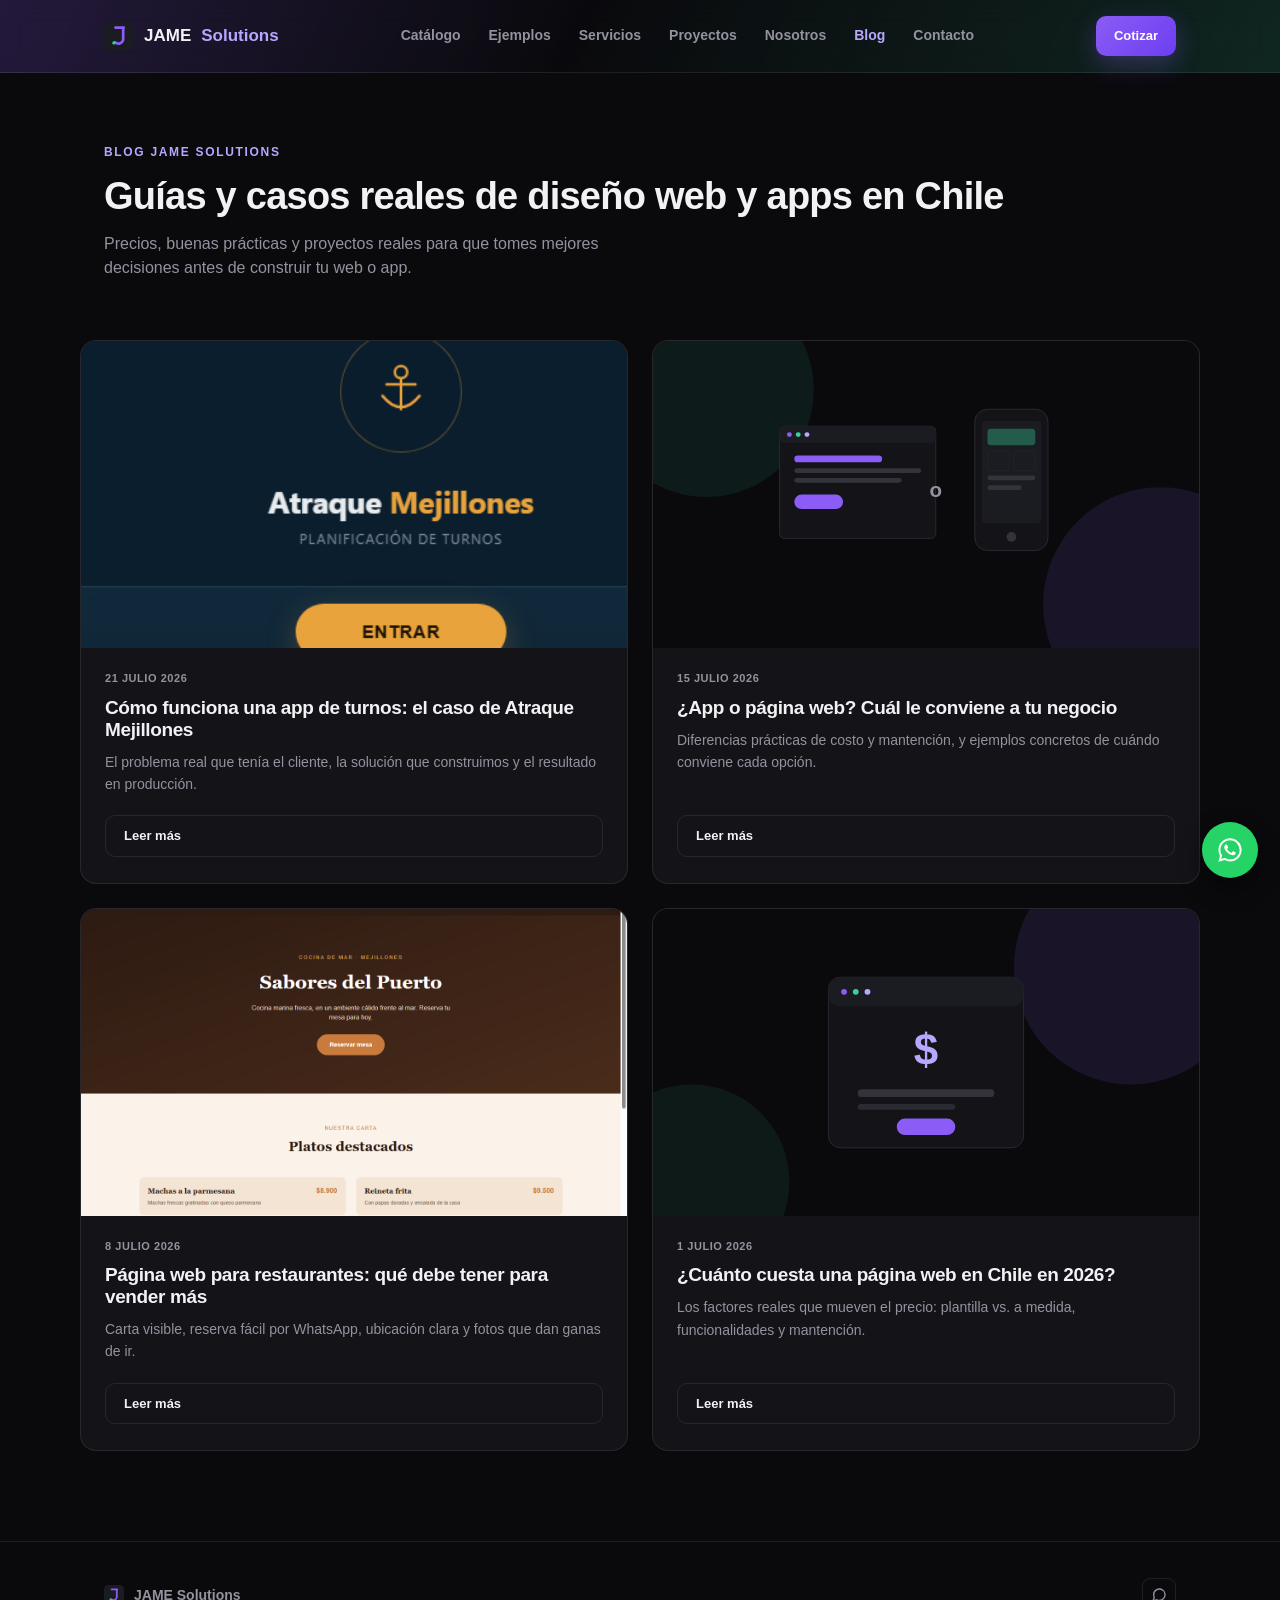
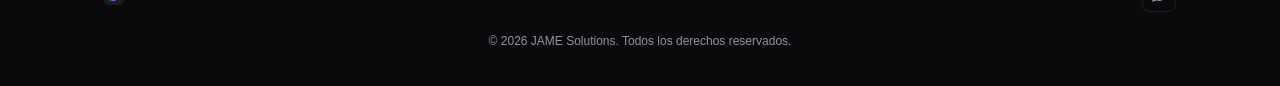
<file: blog/index.html>
<!DOCTYPE html>
<html lang="es">
<head>
<meta charset="UTF-8">
<meta name="viewport" content="width=device-width, initial-scale=1.0">
<title>Blog — Diseño Web y Apps en Chile | JAME Solutions</title>
<meta name="description" content="Blog de diseño web y apps en Chile: precios, guías y casos reales de JAME Solutions.">
<link rel="canonical" href="https://jamesolutions.cl/blog/">
<meta name="theme-color" content="#0A0A0D">

<meta property="og:type" content="website">
<meta property="og:site_name" content="JAME Solutions">
<meta property="og:title" content="Blog — Diseño Web y Apps en Chile | JAME Solutions">
<meta property="og:description" content="Blog de diseño web y apps en Chile: precios, guías y casos reales de JAME Solutions.">
<meta property="og:url" content="https://jamesolutions.cl/blog/">
<meta property="og:image" content="https://jamesolutions.cl/assets/jame-solutions-profile-icon.png">
<meta property="og:locale" content="es_CL">
<meta name="twitter:card" content="summary">

<link rel="icon" href="data:image/svg+xml,%3Csvg xmlns='http://www.w3.org/2000/svg' viewBox='0 0 100 100'%3E%3Crect width='100' height='100' rx='22' fill='%231B1B22'/%3E%3Cpath d='M38 22h28M64 22v38a16 16 0 01-27 11' stroke='%238B5CF6' stroke-width='9' stroke-linecap='round' stroke-linejoin='round' fill='none'/%3E%3Ccircle cx='33' cy='73' r='5.5' fill='%2334D399'/%3E%3C/svg%3E">
<link rel="stylesheet" href="/assets/blog.css">
</head>
<body>

<header>
  <nav class="wrap">
    <a href="/" class="brand">
      <svg viewBox="0 0 100 100" fill="none">
        <rect width="100" height="100" rx="22" fill="#1B1B22"/>
        <path d="M38 22h28M64 22v38a16 16 0 01-27 11" stroke="#8B5CF6" stroke-width="9" stroke-linecap="round" stroke-linejoin="round"/>
        <circle cx="33" cy="73" r="5.5" fill="#34D399"/>
      </svg>
      JAME<span class="accent">Solutions</span>
    </a>
    <div class="nav-links" id="navLinks">
      <a href="/#catalogo">Catálogo</a>
      <a href="/#ejemplos">Ejemplos</a>
      <a href="/#servicios">Servicios</a>
      <a href="/#proyectos">Proyectos</a>
      <a href="/#nosotros">Nosotros</a>
      <a href="/blog/" class="active">Blog</a>
      <a href="/#contacto">Contacto</a>
    </div>
    <div class="nav-cta">
      <a href="/#contacto" class="btn btn-primary btn-sm">Cotizar</a>
      <button class="burger" id="burgerBtn" aria-label="Abrir menú" aria-expanded="false"><span></span><span></span><span></span></button>
    </div>
  </nav>
</header>

<section class="blog-hero">
  <div class="wrap">
    <div class="eyebrow">Blog JAME Solutions</div>
    <h1>Guías y casos reales de diseño web y apps en Chile</h1>
    <p>Precios, buenas prácticas y proyectos reales para que tomes mejores decisiones antes de construir tu web o app.</p>
  </div>
</section>

<section>
  <div class="wrap blog-grid">
    <div class="blog-card">
      <a href="/blog/caso-real-app-turnos-atraque-mejillones/" class="blog-card-img"><img src="/assets/atraque-mejillones-mobile.png" alt="App de gestión de turnos portuarios en Mejillones, Chile" loading="lazy"></a>
      <div class="blog-card-body">
        <div class="blog-date">21 julio 2026</div>
        <h2><a href="/blog/caso-real-app-turnos-atraque-mejillones/">Cómo funciona una app de turnos: el caso de Atraque Mejillones</a></h2>
        <p>El problema real que tenía el cliente, la solución que construimos y el resultado en producción.</p>
        <a href="/blog/caso-real-app-turnos-atraque-mejillones/" class="btn btn-ghost btn-sm">Leer más</a>
      </div>
    </div>

    <div class="blog-card">
      <a href="/blog/app-o-pagina-web-cual-elegir/" class="blog-card-img"><img src="/assets/blog-app-o-web.svg" alt="Comparación entre app móvil y página web para empresas" loading="lazy"></a>
      <div class="blog-card-body">
        <div class="blog-date">15 julio 2026</div>
        <h2><a href="/blog/app-o-pagina-web-cual-elegir/">¿App o página web? Cuál le conviene a tu negocio</a></h2>
        <p>Diferencias prácticas de costo y mantención, y ejemplos concretos de cuándo conviene cada opción.</p>
        <a href="/blog/app-o-pagina-web-cual-elegir/" class="btn btn-ghost btn-sm">Leer más</a>
      </div>
    </div>

    <div class="blog-card">
      <a href="/blog/pagina-web-para-restaurantes-que-debe-tener/" class="blog-card-img"><img src="/assets/demo-restaurante.png" alt="Diseño web para restaurantes en Chile" loading="lazy"></a>
      <div class="blog-card-body">
        <div class="blog-date">8 julio 2026</div>
        <h2><a href="/blog/pagina-web-para-restaurantes-que-debe-tener/">Página web para restaurantes: qué debe tener para vender más</a></h2>
        <p>Carta visible, reserva fácil por WhatsApp, ubicación clara y fotos que dan ganas de ir.</p>
        <a href="/blog/pagina-web-para-restaurantes-que-debe-tener/" class="btn btn-ghost btn-sm">Leer más</a>
      </div>
    </div>

    <div class="blog-card">
      <a href="/blog/cuanto-cuesta-pagina-web-chile-2026/" class="blog-card-img"><img src="/assets/blog-precio-web-chile.svg" alt="Precio de una página web en Chile en 2026" loading="lazy"></a>
      <div class="blog-card-body">
        <div class="blog-date">1 julio 2026</div>
        <h2><a href="/blog/cuanto-cuesta-pagina-web-chile-2026/">¿Cuánto cuesta una página web en Chile en 2026?</a></h2>
        <p>Los factores reales que mueven el precio: plantilla vs. a medida, funcionalidades y mantención.</p>
        <a href="/blog/cuanto-cuesta-pagina-web-chile-2026/" class="btn btn-ghost btn-sm">Leer más</a>
      </div>
    </div>
  </div>
</section>

<footer>
  <div class="wrap">
    <div class="foot-row">
      <div class="foot-brand">
        <svg width="20" height="20" viewBox="0 0 100 100" fill="none"><rect width="100" height="100" rx="22" fill="#1B1B22"/><path d="M38 22h28M64 22v38a16 16 0 01-27 11" stroke="#8B5CF6" stroke-width="9" stroke-linecap="round" stroke-linejoin="round"/><circle cx="33" cy="73" r="5.5" fill="#34D399"/></svg>
        JAME Solutions
      </div>
      <div class="foot-social">
        <a href="https://wa.me/56987260080" target="_blank" rel="noopener" aria-label="WhatsApp"><svg viewBox="0 0 24 24" fill="none" stroke-width="2"><path d="M21 11.5a8.38 8.38 0 01-.9 3.8 8.5 8.5 0 01-7.6 4.7 8.38 8.38 0 01-3.8-.9L3 21l1.9-5.7a8.38 8.38 0 01-.9-3.8 8.5 8.5 0 014.7-7.6 8.38 8.38 0 013.8-.9h.5a8.48 8.48 0 018 8v.5z"/></svg></a>
      </div>
    </div>
    <div class="foot-legal">© <span id="year"></span> JAME Solutions. Todos los derechos reservados.</div>
  </div>
</footer>

<a class="wa-float" href="https://wa.me/56987260080?text=Hola%2C%20quiero%20cotizar%20un%20proyecto" target="_blank" rel="noopener" aria-label="Escríbenos por WhatsApp">
  <svg viewBox="0 0 24 24"><path d="M12.04 2C6.58 2 2.13 6.45 2.13 11.91c0 1.75.46 3.45 1.32 4.95L2.05 22l5.25-1.38a9.9 9.9 0 004.74 1.2h.01c5.46 0 9.9-4.45 9.9-9.91C22 6.45 17.5 2 12.04 2zm0 18.1h-.01c-1.48 0-2.93-.4-4.2-1.15l-.3-.18-3.12.82.83-3.04-.2-.31a8.2 8.2 0 01-1.26-4.33c0-4.53 3.69-8.22 8.24-8.22 2.2 0 4.27.86 5.83 2.42a8.19 8.19 0 012.41 5.82c0 4.53-3.7 8.19-8.22 8.19zm4.51-6.14c-.25-.12-1.46-.72-1.68-.8-.23-.08-.39-.12-.56.13-.16.24-.64.8-.78.96-.15.16-.29.18-.53.06-.25-.12-1.04-.38-1.98-1.22-.73-.65-1.23-1.46-1.37-1.7-.15-.25-.02-.38.11-.5.11-.11.25-.29.37-.43.12-.15.16-.25.24-.41.08-.16.04-.31-.02-.43-.06-.12-.56-1.35-.77-1.85-.2-.48-.4-.42-.56-.43h-.48c-.16 0-.43.06-.65.31-.23.25-.85.83-.85 2.02s.87 2.35 1 2.5c.12.16 1.7 2.6 4.13 3.64.58.25 1.03.4 1.38.51.58.18 1.11.16 1.53.1.47-.07 1.46-.6 1.66-1.17.21-.58.21-1.08.15-1.18-.07-.11-.23-.17-.48-.29z"/></svg>
</a>

<script src="/assets/blog.js"></script>
</body>
</html>
</file>
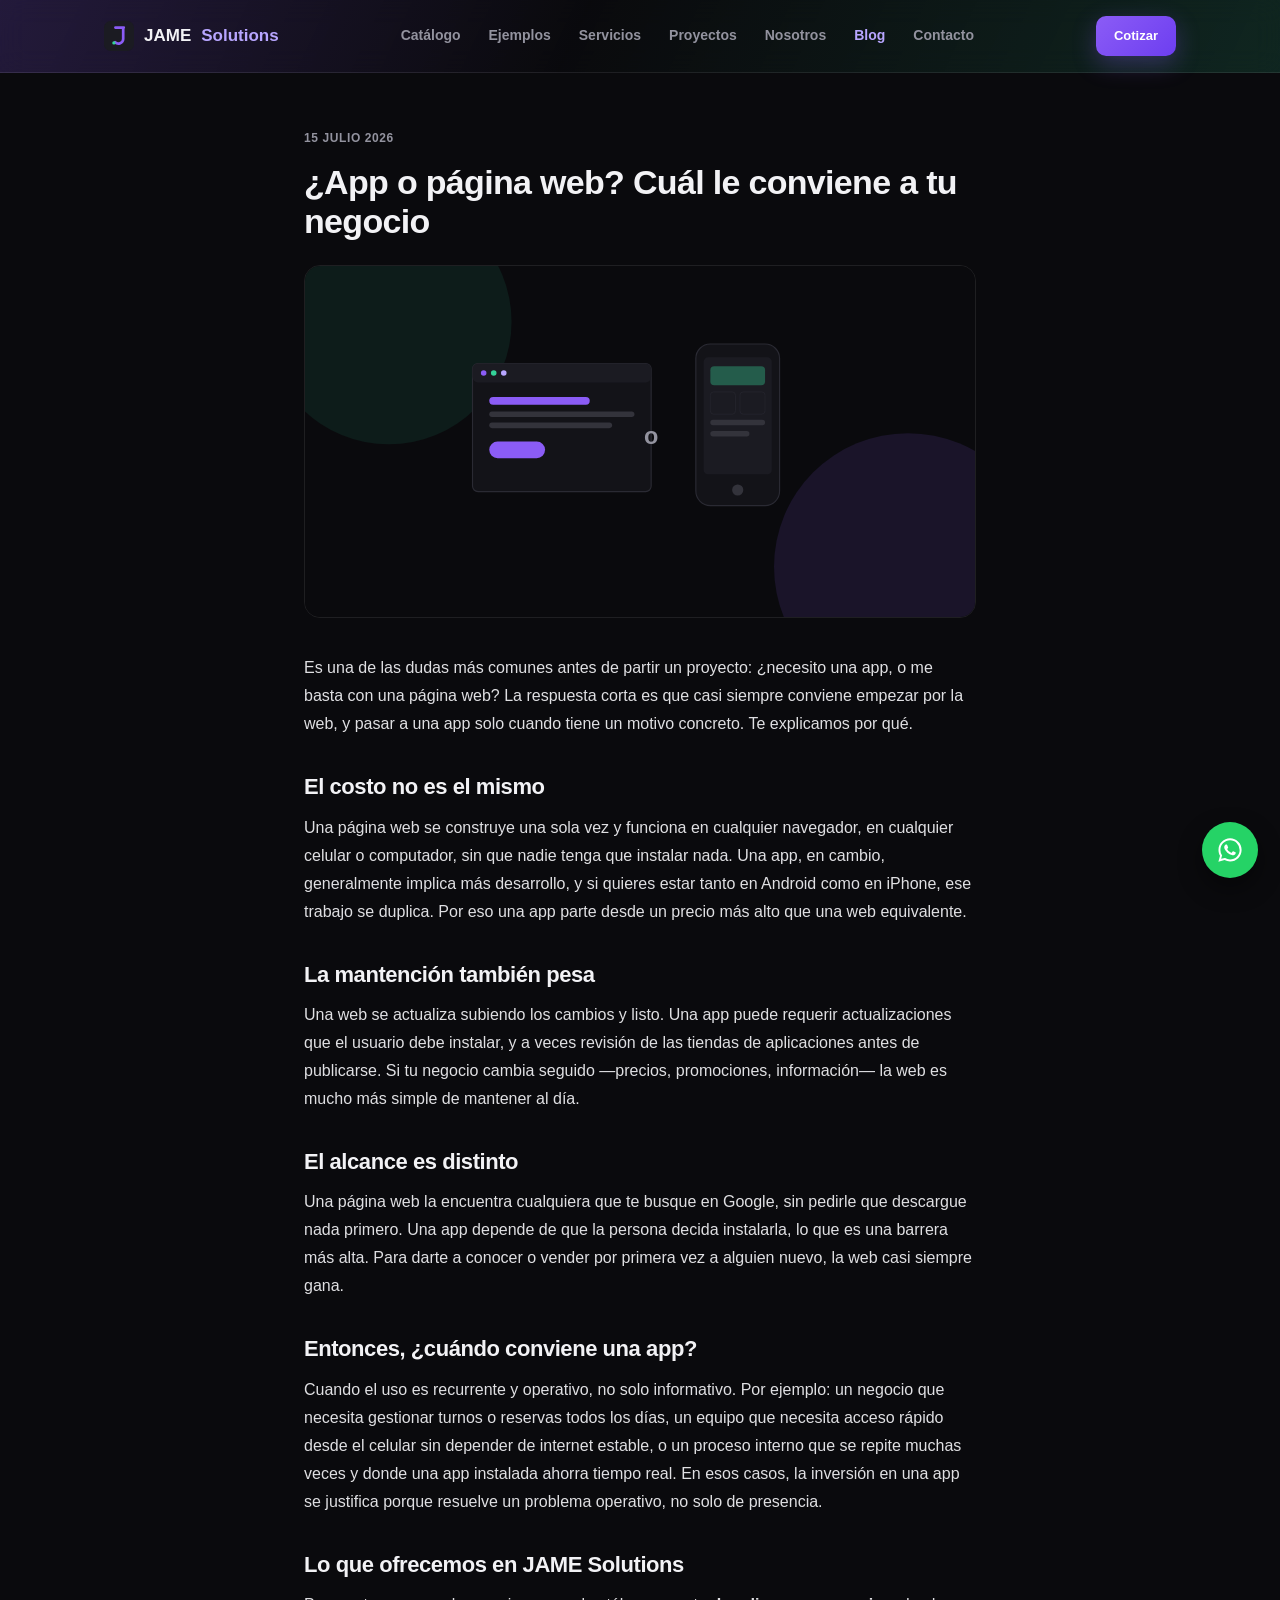
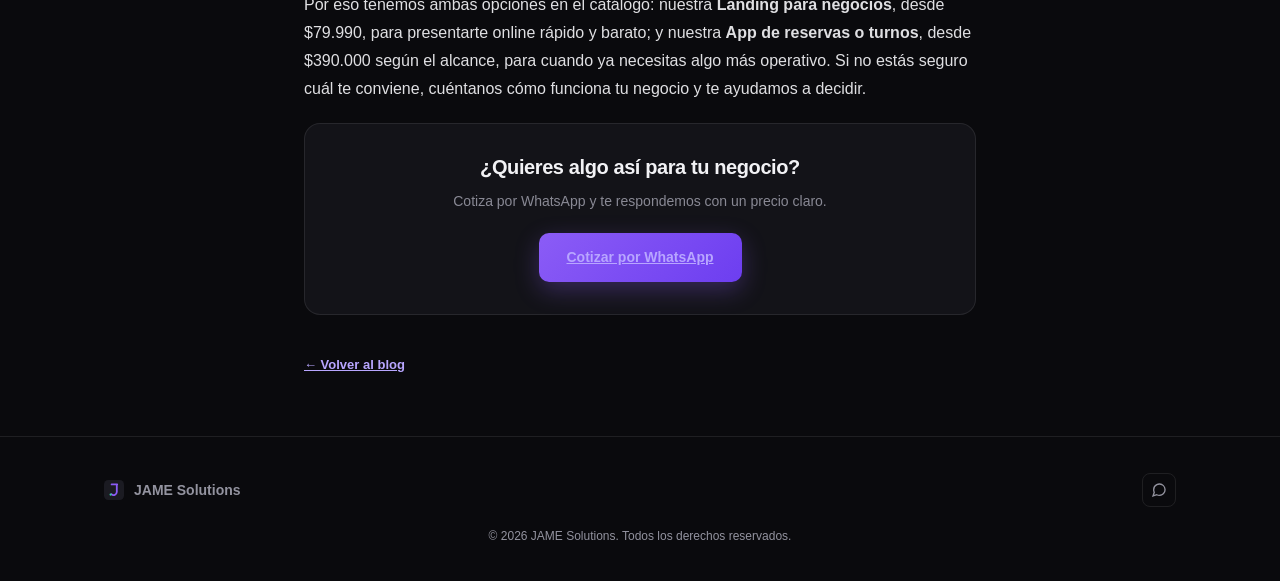
<file: blog/app-o-pagina-web-cual-elegir/index.html>
<!DOCTYPE html>
<html lang="es">
<head>
<meta charset="UTF-8">
<meta name="viewport" content="width=device-width, initial-scale=1.0">
<title>¿App o página web? Cuál le conviene a tu negocio | Blog JAME Solutions</title>
<meta name="description" content="Diferencias prácticas de costo y mantención entre una app y una página web, y cuándo conviene cada una.">
<link rel="canonical" href="https://jamesolutions.cl/blog/app-o-pagina-web-cual-elegir/">
<meta name="theme-color" content="#0A0A0D">

<meta property="og:type" content="article">
<meta property="og:site_name" content="JAME Solutions">
<meta property="og:title" content="¿App o página web? Cuál le conviene a tu negocio">
<meta property="og:description" content="Diferencias prácticas de costo y mantención, y cuándo conviene cada opción.">
<meta property="og:url" content="https://jamesolutions.cl/blog/app-o-pagina-web-cual-elegir/">
<meta property="og:image" content="https://jamesolutions.cl/assets/blog-app-o-web.svg">
<meta property="og:locale" content="es_CL">
<meta name="twitter:card" content="summary_large_image">

<link rel="icon" href="data:image/svg+xml,%3Csvg xmlns='http://www.w3.org/2000/svg' viewBox='0 0 100 100'%3E%3Crect width='100' height='100' rx='22' fill='%231B1B22'/%3E%3Cpath d='M38 22h28M64 22v38a16 16 0 01-27 11' stroke='%238B5CF6' stroke-width='9' stroke-linecap='round' stroke-linejoin='round' fill='none'/%3E%3Ccircle cx='33' cy='73' r='5.5' fill='%2334D399'/%3E%3C/svg%3E">
<link rel="stylesheet" href="/assets/blog.css">
<script type="application/ld+json">
{
  "@context": "https://schema.org",
  "@type": "Article",
  "headline": "¿App o página web? Cuál le conviene a tu negocio",
  "description": "Diferencias prácticas de costo y mantención entre una app y una página web, y cuándo conviene cada una.",
  "image": "https://jamesolutions.cl/assets/blog-app-o-web.svg",
  "author": { "@type": "Organization", "name": "JAME Solutions" },
  "publisher": {
    "@type": "Organization",
    "name": "JAME Solutions",
    "logo": { "@type": "ImageObject", "url": "https://jamesolutions.cl/assets/jame-solutions-profile-icon.png" }
  },
  "datePublished": "2026-07-15",
  "dateModified": "2026-07-15",
  "mainEntityOfPage": { "@type": "WebPage", "@id": "https://jamesolutions.cl/blog/app-o-pagina-web-cual-elegir/" }
}
</script>
</head>
<body>

<header>
  <nav class="wrap">
    <a href="/" class="brand">
      <svg viewBox="0 0 100 100" fill="none">
        <rect width="100" height="100" rx="22" fill="#1B1B22"/>
        <path d="M38 22h28M64 22v38a16 16 0 01-27 11" stroke="#8B5CF6" stroke-width="9" stroke-linecap="round" stroke-linejoin="round"/>
        <circle cx="33" cy="73" r="5.5" fill="#34D399"/>
      </svg>
      JAME<span class="accent">Solutions</span>
    </a>
    <div class="nav-links" id="navLinks">
      <a href="/#catalogo">Catálogo</a>
      <a href="/#ejemplos">Ejemplos</a>
      <a href="/#servicios">Servicios</a>
      <a href="/#proyectos">Proyectos</a>
      <a href="/#nosotros">Nosotros</a>
      <a href="/blog/" class="active">Blog</a>
      <a href="/#contacto">Contacto</a>
    </div>
    <div class="nav-cta">
      <a href="/#contacto" class="btn btn-primary btn-sm">Cotizar</a>
      <button class="burger" id="burgerBtn" aria-label="Abrir menú" aria-expanded="false"><span></span><span></span><span></span></button>
    </div>
  </nav>
</header>

<section class="article-hero">
  <div class="article-wrap">
    <div class="article-date">15 julio 2026</div>
    <h1>¿App o página web? Cuál le conviene a tu negocio</h1>
    <div class="article-hero-img"><img src="/assets/blog-app-o-web.svg" alt="Comparación entre app móvil y página web para empresas" loading="lazy"></div>
  </div>
</section>

<section class="article-body">
  <div class="article-wrap">
    <p>Es una de las dudas más comunes antes de partir un proyecto: ¿necesito una app, o me basta con una página web? La respuesta corta es que casi siempre conviene empezar por la web, y pasar a una app solo cuando tiene un motivo concreto. Te explicamos por qué.</p>

    <h2>El costo no es el mismo</h2>
    <p>Una página web se construye una sola vez y funciona en cualquier navegador, en cualquier celular o computador, sin que nadie tenga que instalar nada. Una app, en cambio, generalmente implica más desarrollo, y si quieres estar tanto en Android como en iPhone, ese trabajo se duplica. Por eso una app parte desde un precio más alto que una web equivalente.</p>

    <h2>La mantención también pesa</h2>
    <p>Una web se actualiza subiendo los cambios y listo. Una app puede requerir actualizaciones que el usuario debe instalar, y a veces revisión de las tiendas de aplicaciones antes de publicarse. Si tu negocio cambia seguido —precios, promociones, información— la web es mucho más simple de mantener al día.</p>

    <h2>El alcance es distinto</h2>
    <p>Una página web la encuentra cualquiera que te busque en Google, sin pedirle que descargue nada primero. Una app depende de que la persona decida instalarla, lo que es una barrera más alta. Para darte a conocer o vender por primera vez a alguien nuevo, la web casi siempre gana.</p>

    <h2>Entonces, ¿cuándo conviene una app?</h2>
    <p>Cuando el uso es recurrente y operativo, no solo informativo. Por ejemplo: un negocio que necesita gestionar turnos o reservas todos los días, un equipo que necesita acceso rápido desde el celular sin depender de internet estable, o un proceso interno que se repite muchas veces y donde una app instalada ahorra tiempo real. En esos casos, la inversión en una app se justifica porque resuelve un problema operativo, no solo de presencia.</p>

    <h2>Lo que ofrecemos en JAME Solutions</h2>
    <p>Por eso tenemos ambas opciones en el catálogo: nuestra <strong>Landing para negocios</strong>, desde $79.990, para presentarte online rápido y barato; y nuestra <strong>App de reservas o turnos</strong>, desde $390.000 según el alcance, para cuando ya necesitas algo más operativo. Si no estás seguro cuál te conviene, cuéntanos cómo funciona tu negocio y te ayudamos a decidir.</p>

    <div class="cta-block">
      <h3>¿Quieres algo así para tu negocio?</h3>
      <p>Cotiza por WhatsApp y te respondemos con un precio claro.</p>
      <a href="https://wa.me/56987260080?text=Hola%2C%20le%C3%AD%20el%20blog%20y%20no%20s%C3%A9%20si%20necesito%20una%20app%20o%20una%20web" target="_blank" rel="noopener" class="btn btn-primary">Cotizar por WhatsApp</a>
    </div>

    <a href="/blog/" class="back-link">← Volver al blog</a>
  </div>
</section>

<footer>
  <div class="wrap">
    <div class="foot-row">
      <div class="foot-brand">
        <svg width="20" height="20" viewBox="0 0 100 100" fill="none"><rect width="100" height="100" rx="22" fill="#1B1B22"/><path d="M38 22h28M64 22v38a16 16 0 01-27 11" stroke="#8B5CF6" stroke-width="9" stroke-linecap="round" stroke-linejoin="round"/><circle cx="33" cy="73" r="5.5" fill="#34D399"/></svg>
        JAME Solutions
      </div>
      <div class="foot-social">
        <a href="https://wa.me/56987260080" target="_blank" rel="noopener" aria-label="WhatsApp"><svg viewBox="0 0 24 24" fill="none" stroke-width="2"><path d="M21 11.5a8.38 8.38 0 01-.9 3.8 8.5 8.5 0 01-7.6 4.7 8.38 8.38 0 01-3.8-.9L3 21l1.9-5.7a8.38 8.38 0 01-.9-3.8 8.5 8.5 0 014.7-7.6 8.38 8.38 0 013.8-.9h.5a8.48 8.48 0 018 8v.5z"/></svg></a>
      </div>
    </div>
    <div class="foot-legal">© <span id="year"></span> JAME Solutions. Todos los derechos reservados.</div>
  </div>
</footer>

<a class="wa-float" href="https://wa.me/56987260080?text=Hola%2C%20quiero%20cotizar%20un%20proyecto" target="_blank" rel="noopener" aria-label="Escríbenos por WhatsApp">
  <svg viewBox="0 0 24 24"><path d="M12.04 2C6.58 2 2.13 6.45 2.13 11.91c0 1.75.46 3.45 1.32 4.95L2.05 22l5.25-1.38a9.9 9.9 0 004.74 1.2h.01c5.46 0 9.9-4.45 9.9-9.91C22 6.45 17.5 2 12.04 2zm0 18.1h-.01c-1.48 0-2.93-.4-4.2-1.15l-.3-.18-3.12.82.83-3.04-.2-.31a8.2 8.2 0 01-1.26-4.33c0-4.53 3.69-8.22 8.24-8.22 2.2 0 4.27.86 5.83 2.42a8.19 8.19 0 012.41 5.82c0 4.53-3.7 8.19-8.22 8.19zm4.51-6.14c-.25-.12-1.46-.72-1.68-.8-.23-.08-.39-.12-.56.13-.16.24-.64.8-.78.96-.15.16-.29.18-.53.06-.25-.12-1.04-.38-1.98-1.22-.73-.65-1.23-1.46-1.37-1.7-.15-.25-.02-.38.11-.5.11-.11.25-.29.37-.43.12-.15.16-.25.24-.41.08-.16.04-.31-.02-.43-.06-.12-.56-1.35-.77-1.85-.2-.48-.4-.42-.56-.43h-.48c-.16 0-.43.06-.65.31-.23.25-.85.83-.85 2.02s.87 2.35 1 2.5c.12.16 1.7 2.6 4.13 3.64.58.25 1.03.4 1.38.51.58.18 1.11.16 1.53.1.47-.07 1.46-.6 1.66-1.17.21-.58.21-1.08.15-1.18-.07-.11-.23-.17-.48-.29z"/></svg>
</a>

<script src="/assets/blog.js"></script>
</body>
</html>
</file>
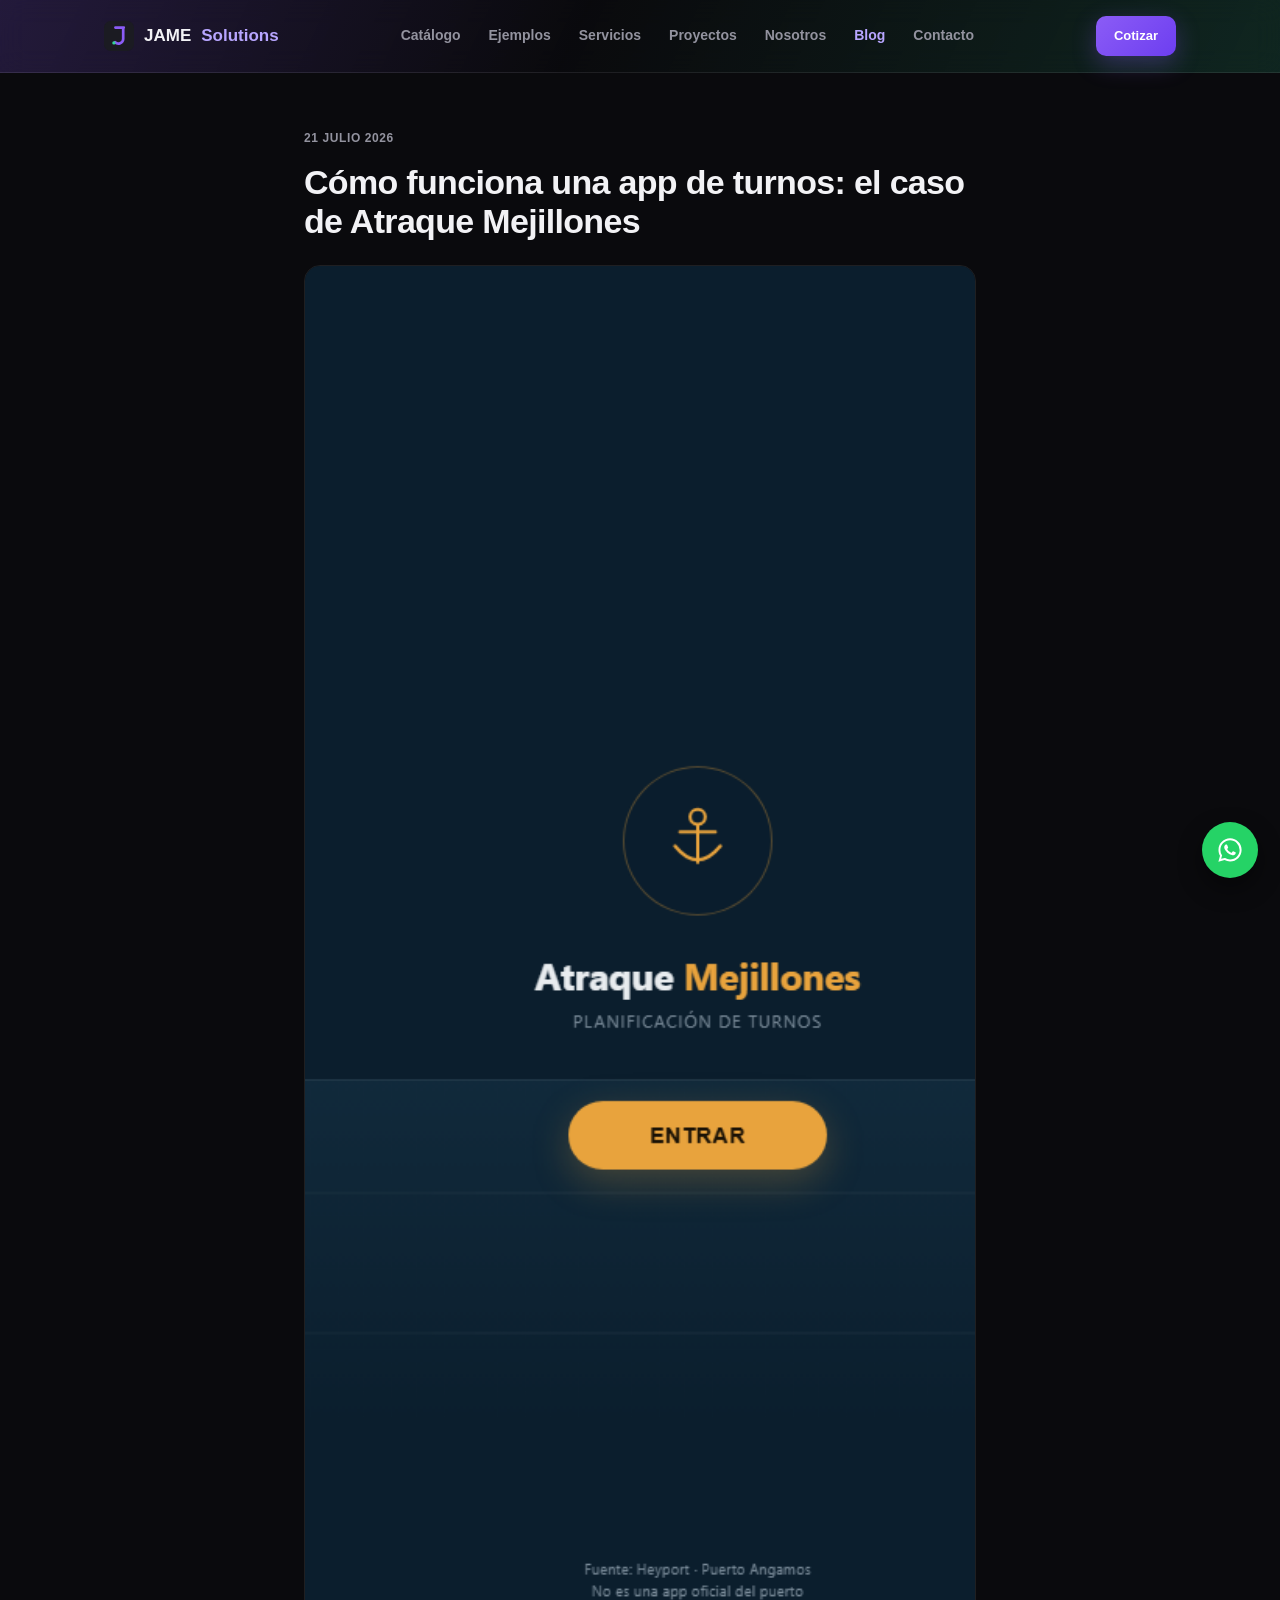
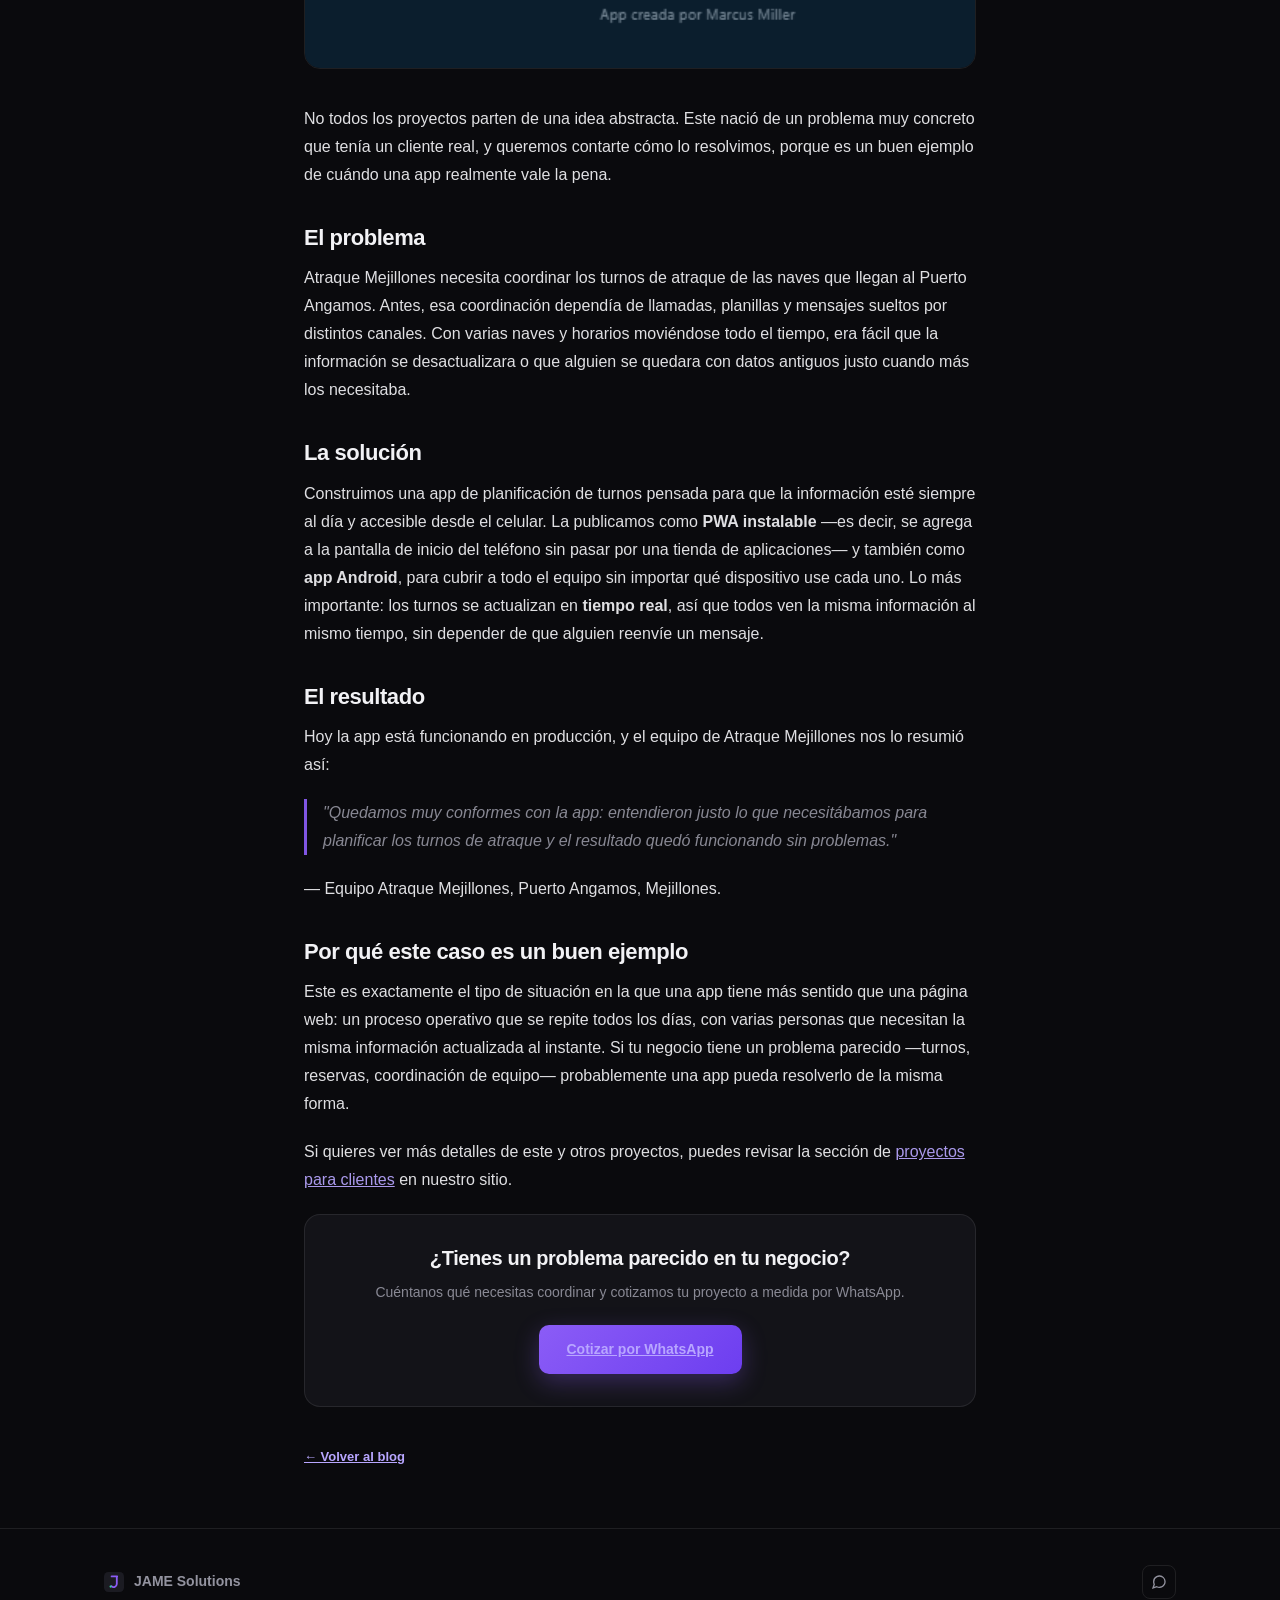
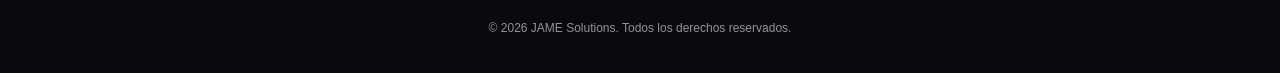
<file: blog/caso-real-app-turnos-atraque-mejillones/index.html>
<!DOCTYPE html>
<html lang="es">
<head>
<meta charset="UTF-8">
<meta name="viewport" content="width=device-width, initial-scale=1.0">
<title>Cómo funciona una app de turnos: el caso de Atraque Mejillones | Blog JAME Solutions</title>
<meta name="description" content="El problema, la solución y el resultado de la app de turnos de atraque que construimos para Atraque Mejillones.">
<link rel="canonical" href="https://jamesolutions.cl/blog/caso-real-app-turnos-atraque-mejillones/">
<meta name="theme-color" content="#0A0A0D">

<meta property="og:type" content="article">
<meta property="og:site_name" content="JAME Solutions">
<meta property="og:title" content="Cómo funciona una app de turnos: el caso de Atraque Mejillones">
<meta property="og:description" content="El problema, la solución y el resultado de una app real en producción.">
<meta property="og:url" content="https://jamesolutions.cl/blog/caso-real-app-turnos-atraque-mejillones/">
<meta property="og:image" content="https://jamesolutions.cl/assets/atraque-mejillones-mobile.png">
<meta property="og:locale" content="es_CL">
<meta name="twitter:card" content="summary_large_image">

<link rel="icon" href="data:image/svg+xml,%3Csvg xmlns='http://www.w3.org/2000/svg' viewBox='0 0 100 100'%3E%3Crect width='100' height='100' rx='22' fill='%231B1B22'/%3E%3Cpath d='M38 22h28M64 22v38a16 16 0 01-27 11' stroke='%238B5CF6' stroke-width='9' stroke-linecap='round' stroke-linejoin='round' fill='none'/%3E%3Ccircle cx='33' cy='73' r='5.5' fill='%2334D399'/%3E%3C/svg%3E">
<link rel="stylesheet" href="/assets/blog.css">
<script type="application/ld+json">
{
  "@context": "https://schema.org",
  "@type": "Article",
  "headline": "Cómo funciona una app de turnos: el caso de Atraque Mejillones",
  "description": "El problema, la solución y el resultado de la app de turnos de atraque que construimos para Atraque Mejillones.",
  "image": "https://jamesolutions.cl/assets/atraque-mejillones-mobile.png",
  "author": { "@type": "Organization", "name": "JAME Solutions" },
  "publisher": {
    "@type": "Organization",
    "name": "JAME Solutions",
    "logo": { "@type": "ImageObject", "url": "https://jamesolutions.cl/assets/jame-solutions-profile-icon.png" }
  },
  "datePublished": "2026-07-21",
  "dateModified": "2026-07-21",
  "mainEntityOfPage": { "@type": "WebPage", "@id": "https://jamesolutions.cl/blog/caso-real-app-turnos-atraque-mejillones/" }
}
</script>
</head>
<body>

<header>
  <nav class="wrap">
    <a href="/" class="brand">
      <svg viewBox="0 0 100 100" fill="none">
        <rect width="100" height="100" rx="22" fill="#1B1B22"/>
        <path d="M38 22h28M64 22v38a16 16 0 01-27 11" stroke="#8B5CF6" stroke-width="9" stroke-linecap="round" stroke-linejoin="round"/>
        <circle cx="33" cy="73" r="5.5" fill="#34D399"/>
      </svg>
      JAME<span class="accent">Solutions</span>
    </a>
    <div class="nav-links" id="navLinks">
      <a href="/#catalogo">Catálogo</a>
      <a href="/#ejemplos">Ejemplos</a>
      <a href="/#servicios">Servicios</a>
      <a href="/#proyectos">Proyectos</a>
      <a href="/#nosotros">Nosotros</a>
      <a href="/blog/" class="active">Blog</a>
      <a href="/#contacto">Contacto</a>
    </div>
    <div class="nav-cta">
      <a href="/#contacto" class="btn btn-primary btn-sm">Cotizar</a>
      <button class="burger" id="burgerBtn" aria-label="Abrir menú" aria-expanded="false"><span></span><span></span><span></span></button>
    </div>
  </nav>
</header>

<section class="article-hero">
  <div class="article-wrap">
    <div class="article-date">21 julio 2026</div>
    <h1>Cómo funciona una app de turnos: el caso de Atraque Mejillones</h1>
    <div class="article-hero-img"><img src="/assets/atraque-mejillones-mobile.png" alt="App de gestión de turnos portuarios en Mejillones, Chile — pantalla de inicio" loading="lazy"></div>
  </div>
</section>

<section class="article-body">
  <div class="article-wrap">
    <p>No todos los proyectos parten de una idea abstracta. Este nació de un problema muy concreto que tenía un cliente real, y queremos contarte cómo lo resolvimos, porque es un buen ejemplo de cuándo una app realmente vale la pena.</p>

    <h2>El problema</h2>
    <p>Atraque Mejillones necesita coordinar los turnos de atraque de las naves que llegan al Puerto Angamos. Antes, esa coordinación dependía de llamadas, planillas y mensajes sueltos por distintos canales. Con varias naves y horarios moviéndose todo el tiempo, era fácil que la información se desactualizara o que alguien se quedara con datos antiguos justo cuando más los necesitaba.</p>

    <h2>La solución</h2>
    <p>Construimos una app de planificación de turnos pensada para que la información esté siempre al día y accesible desde el celular. La publicamos como <strong>PWA instalable</strong> —es decir, se agrega a la pantalla de inicio del teléfono sin pasar por una tienda de aplicaciones— y también como <strong>app Android</strong>, para cubrir a todo el equipo sin importar qué dispositivo use cada uno. Lo más importante: los turnos se actualizan en <strong>tiempo real</strong>, así que todos ven la misma información al mismo tiempo, sin depender de que alguien reenvíe un mensaje.</p>

    <h2>El resultado</h2>
    <p>Hoy la app está funcionando en producción, y el equipo de Atraque Mejillones nos lo resumió así:</p>
    <p style="font-style:italic; color:var(--muted); border-left:3px solid var(--violet); padding-left:16px;">"Quedamos muy conformes con la app: entendieron justo lo que necesitábamos para planificar los turnos de atraque y el resultado quedó funcionando sin problemas."</p>
    <p>— Equipo Atraque Mejillones, Puerto Angamos, Mejillones.</p>

    <h2>Por qué este caso es un buen ejemplo</h2>
    <p>Este es exactamente el tipo de situación en la que una app tiene más sentido que una página web: un proceso operativo que se repite todos los días, con varias personas que necesitan la misma información actualizada al instante. Si tu negocio tiene un problema parecido —turnos, reservas, coordinación de equipo— probablemente una app pueda resolverlo de la misma forma.</p>

    <p>Si quieres ver más detalles de este y otros proyectos, puedes revisar la sección de <a href="/#proyectos">proyectos para clientes</a> en nuestro sitio.</p>

    <div class="cta-block">
      <h3>¿Tienes un problema parecido en tu negocio?</h3>
      <p>Cuéntanos qué necesitas coordinar y cotizamos tu proyecto a medida por WhatsApp.</p>
      <a href="https://wa.me/56987260080?text=Hola%2C%20vi%20el%20caso%20de%20Atraque%20Mejillones%20y%20quiero%20cotizar%20un%20proyecto%20a%20medida" target="_blank" rel="noopener" class="btn btn-primary">Cotizar por WhatsApp</a>
    </div>

    <a href="/blog/" class="back-link">← Volver al blog</a>
  </div>
</section>

<footer>
  <div class="wrap">
    <div class="foot-row">
      <div class="foot-brand">
        <svg width="20" height="20" viewBox="0 0 100 100" fill="none"><rect width="100" height="100" rx="22" fill="#1B1B22"/><path d="M38 22h28M64 22v38a16 16 0 01-27 11" stroke="#8B5CF6" stroke-width="9" stroke-linecap="round" stroke-linejoin="round"/><circle cx="33" cy="73" r="5.5" fill="#34D399"/></svg>
        JAME Solutions
      </div>
      <div class="foot-social">
        <a href="https://wa.me/56987260080" target="_blank" rel="noopener" aria-label="WhatsApp"><svg viewBox="0 0 24 24" fill="none" stroke-width="2"><path d="M21 11.5a8.38 8.38 0 01-.9 3.8 8.5 8.5 0 01-7.6 4.7 8.38 8.38 0 01-3.8-.9L3 21l1.9-5.7a8.38 8.38 0 01-.9-3.8 8.5 8.5 0 014.7-7.6 8.38 8.38 0 013.8-.9h.5a8.48 8.48 0 018 8v.5z"/></svg></a>
      </div>
    </div>
    <div class="foot-legal">© <span id="year"></span> JAME Solutions. Todos los derechos reservados.</div>
  </div>
</footer>

<a class="wa-float" href="https://wa.me/56987260080?text=Hola%2C%20quiero%20cotizar%20un%20proyecto" target="_blank" rel="noopener" aria-label="Escríbenos por WhatsApp">
  <svg viewBox="0 0 24 24"><path d="M12.04 2C6.58 2 2.13 6.45 2.13 11.91c0 1.75.46 3.45 1.32 4.95L2.05 22l5.25-1.38a9.9 9.9 0 004.74 1.2h.01c5.46 0 9.9-4.45 9.9-9.91C22 6.45 17.5 2 12.04 2zm0 18.1h-.01c-1.48 0-2.93-.4-4.2-1.15l-.3-.18-3.12.82.83-3.04-.2-.31a8.2 8.2 0 01-1.26-4.33c0-4.53 3.69-8.22 8.24-8.22 2.2 0 4.27.86 5.83 2.42a8.19 8.19 0 012.41 5.82c0 4.53-3.7 8.19-8.22 8.19zm4.51-6.14c-.25-.12-1.46-.72-1.68-.8-.23-.08-.39-.12-.56.13-.16.24-.64.8-.78.96-.15.16-.29.18-.53.06-.25-.12-1.04-.38-1.98-1.22-.73-.65-1.23-1.46-1.37-1.7-.15-.25-.02-.38.11-.5.11-.11.25-.29.37-.43.12-.15.16-.25.24-.41.08-.16.04-.31-.02-.43-.06-.12-.56-1.35-.77-1.85-.2-.48-.4-.42-.56-.43h-.48c-.16 0-.43.06-.65.31-.23.25-.85.83-.85 2.02s.87 2.35 1 2.5c.12.16 1.7 2.6 4.13 3.64.58.25 1.03.4 1.38.51.58.18 1.11.16 1.53.1.47-.07 1.46-.6 1.66-1.17.21-.58.21-1.08.15-1.18-.07-.11-.23-.17-.48-.29z"/></svg>
</a>

<script src="/assets/blog.js"></script>
</body>
</html>
</file>
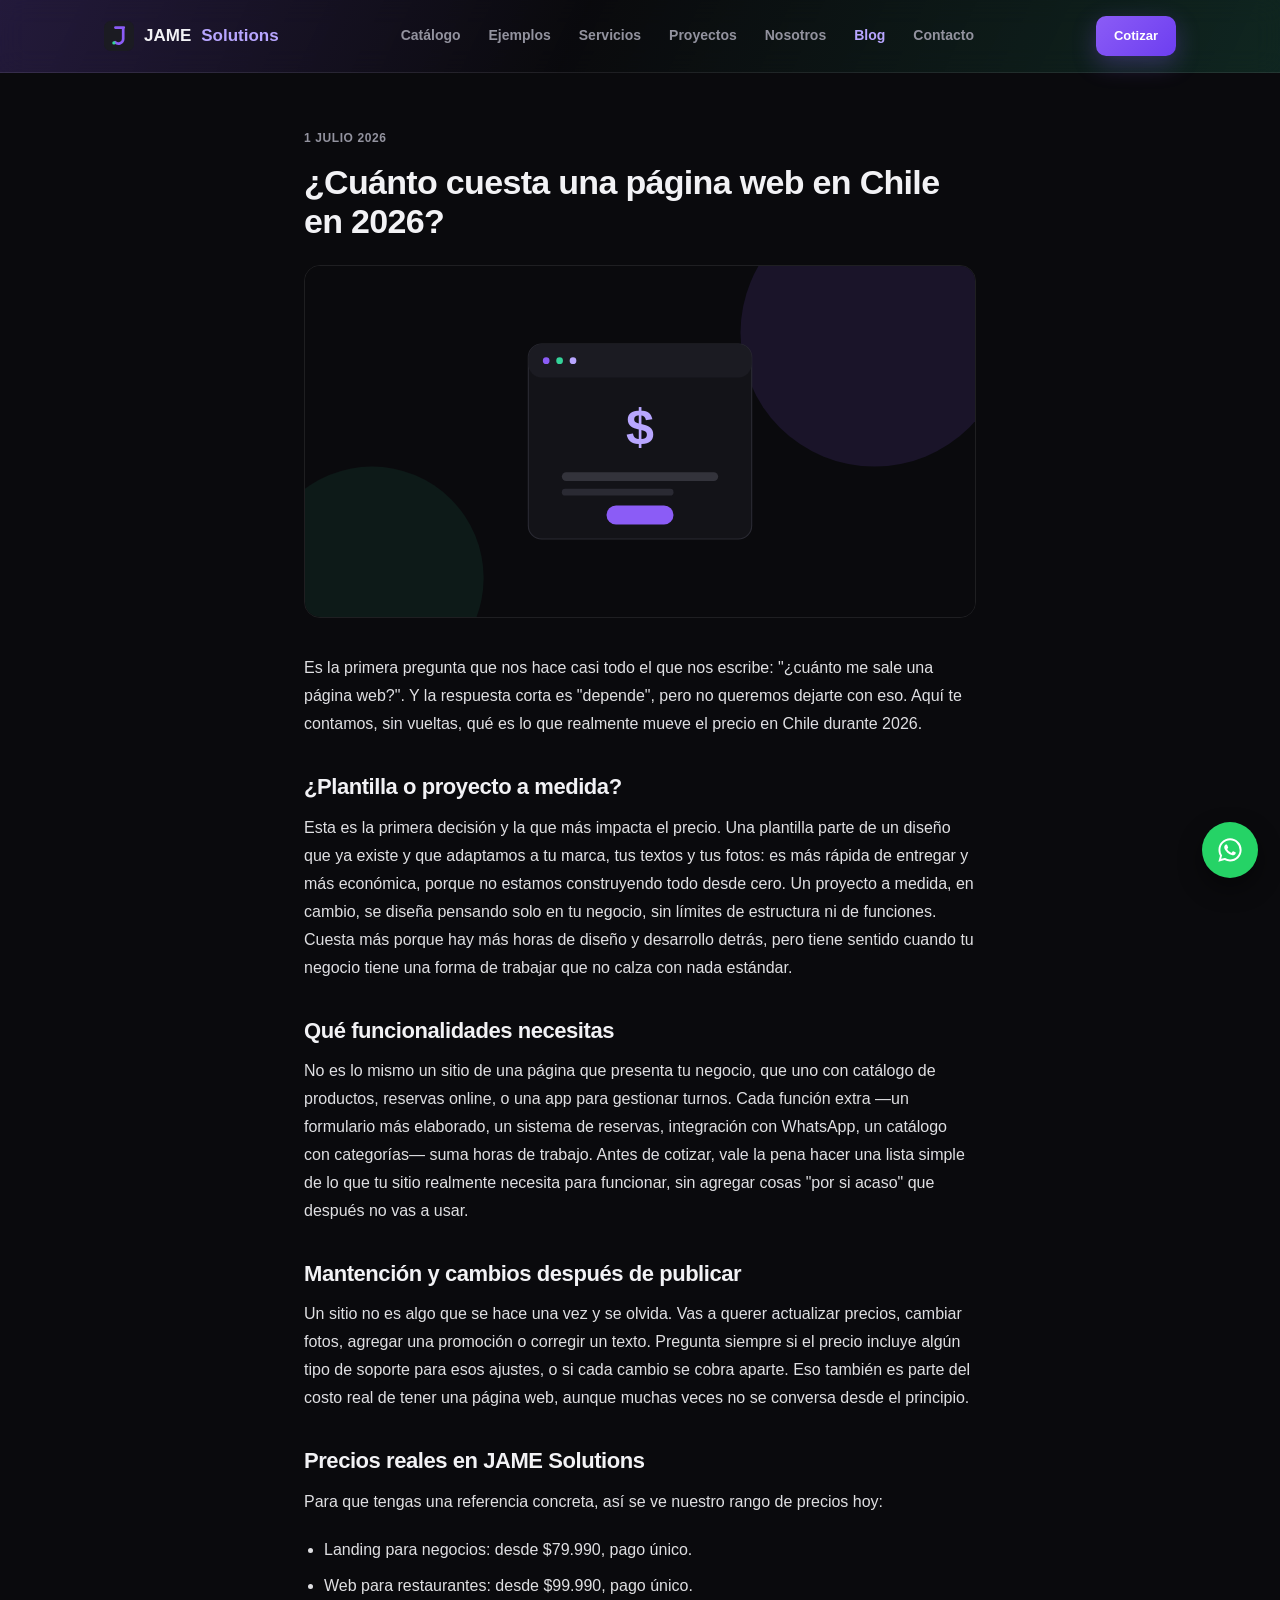
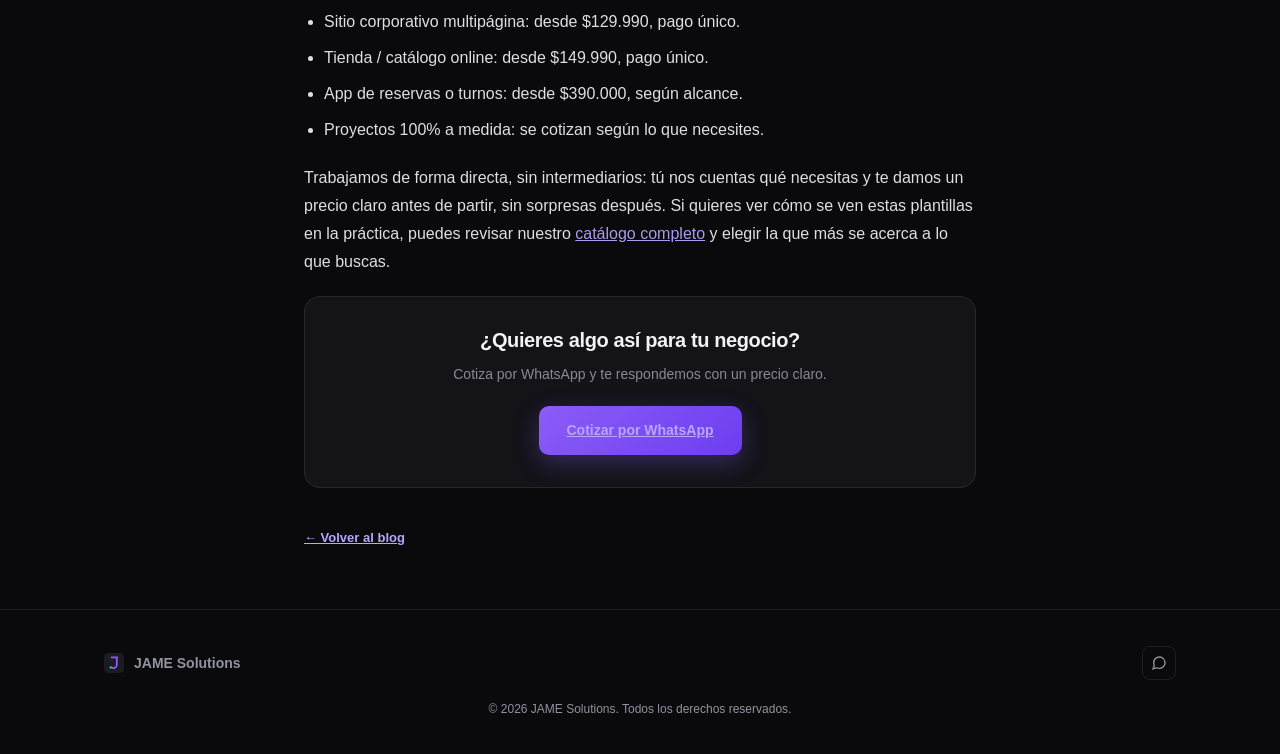
<file: blog/cuanto-cuesta-pagina-web-chile-2026/index.html>
<!DOCTYPE html>
<html lang="es">
<head>
<meta charset="UTF-8">
<meta name="viewport" content="width=device-width, initial-scale=1.0">
<title>¿Cuánto cuesta una página web en Chile en 2026? | Blog JAME Solutions</title>
<meta name="description" content="Los factores que realmente mueven el precio de una página web en Chile: plantilla vs. a medida, funcionalidades y mantención.">
<link rel="canonical" href="https://jamesolutions.cl/blog/cuanto-cuesta-pagina-web-chile-2026/">
<meta name="theme-color" content="#0A0A0D">

<meta property="og:type" content="article">
<meta property="og:site_name" content="JAME Solutions">
<meta property="og:title" content="¿Cuánto cuesta una página web en Chile en 2026?">
<meta property="og:description" content="Los factores que realmente mueven el precio: plantilla vs. a medida, funcionalidades y mantención.">
<meta property="og:url" content="https://jamesolutions.cl/blog/cuanto-cuesta-pagina-web-chile-2026/">
<meta property="og:image" content="https://jamesolutions.cl/assets/blog-precio-web-chile.svg">
<meta property="og:locale" content="es_CL">
<meta name="twitter:card" content="summary_large_image">

<link rel="icon" href="data:image/svg+xml,%3Csvg xmlns='http://www.w3.org/2000/svg' viewBox='0 0 100 100'%3E%3Crect width='100' height='100' rx='22' fill='%231B1B22'/%3E%3Cpath d='M38 22h28M64 22v38a16 16 0 01-27 11' stroke='%238B5CF6' stroke-width='9' stroke-linecap='round' stroke-linejoin='round' fill='none'/%3E%3Ccircle cx='33' cy='73' r='5.5' fill='%2334D399'/%3E%3C/svg%3E">
<link rel="stylesheet" href="/assets/blog.css">
<script type="application/ld+json">
{
  "@context": "https://schema.org",
  "@type": "Article",
  "headline": "¿Cuánto cuesta una página web en Chile en 2026?",
  "description": "Los factores que realmente mueven el precio de una página web en Chile: plantilla vs. a medida, funcionalidades y mantención.",
  "image": "https://jamesolutions.cl/assets/blog-precio-web-chile.svg",
  "author": { "@type": "Organization", "name": "JAME Solutions" },
  "publisher": {
    "@type": "Organization",
    "name": "JAME Solutions",
    "logo": { "@type": "ImageObject", "url": "https://jamesolutions.cl/assets/jame-solutions-profile-icon.png" }
  },
  "datePublished": "2026-07-01",
  "dateModified": "2026-07-01",
  "mainEntityOfPage": { "@type": "WebPage", "@id": "https://jamesolutions.cl/blog/cuanto-cuesta-pagina-web-chile-2026/" }
}
</script>
</head>
<body>

<header>
  <nav class="wrap">
    <a href="/" class="brand">
      <svg viewBox="0 0 100 100" fill="none">
        <rect width="100" height="100" rx="22" fill="#1B1B22"/>
        <path d="M38 22h28M64 22v38a16 16 0 01-27 11" stroke="#8B5CF6" stroke-width="9" stroke-linecap="round" stroke-linejoin="round"/>
        <circle cx="33" cy="73" r="5.5" fill="#34D399"/>
      </svg>
      JAME<span class="accent">Solutions</span>
    </a>
    <div class="nav-links" id="navLinks">
      <a href="/#catalogo">Catálogo</a>
      <a href="/#ejemplos">Ejemplos</a>
      <a href="/#servicios">Servicios</a>
      <a href="/#proyectos">Proyectos</a>
      <a href="/#nosotros">Nosotros</a>
      <a href="/blog/" class="active">Blog</a>
      <a href="/#contacto">Contacto</a>
    </div>
    <div class="nav-cta">
      <a href="/#contacto" class="btn btn-primary btn-sm">Cotizar</a>
      <button class="burger" id="burgerBtn" aria-label="Abrir menú" aria-expanded="false"><span></span><span></span><span></span></button>
    </div>
  </nav>
</header>

<section class="article-hero">
  <div class="article-wrap">
    <div class="article-date">1 julio 2026</div>
    <h1>¿Cuánto cuesta una página web en Chile en 2026?</h1>
    <div class="article-hero-img"><img src="/assets/blog-precio-web-chile.svg" alt="Precio de una página web en Chile en 2026" loading="lazy"></div>
  </div>
</section>

<section class="article-body">
  <div class="article-wrap">
    <p>Es la primera pregunta que nos hace casi todo el que nos escribe: "¿cuánto me sale una página web?". Y la respuesta corta es "depende", pero no queremos dejarte con eso. Aquí te contamos, sin vueltas, qué es lo que realmente mueve el precio en Chile durante 2026.</p>

    <h2>¿Plantilla o proyecto a medida?</h2>
    <p>Esta es la primera decisión y la que más impacta el precio. Una plantilla parte de un diseño que ya existe y que adaptamos a tu marca, tus textos y tus fotos: es más rápida de entregar y más económica, porque no estamos construyendo todo desde cero. Un proyecto a medida, en cambio, se diseña pensando solo en tu negocio, sin límites de estructura ni de funciones. Cuesta más porque hay más horas de diseño y desarrollo detrás, pero tiene sentido cuando tu negocio tiene una forma de trabajar que no calza con nada estándar.</p>

    <h2>Qué funcionalidades necesitas</h2>
    <p>No es lo mismo un sitio de una página que presenta tu negocio, que uno con catálogo de productos, reservas online, o una app para gestionar turnos. Cada función extra —un formulario más elaborado, un sistema de reservas, integración con WhatsApp, un catálogo con categorías— suma horas de trabajo. Antes de cotizar, vale la pena hacer una lista simple de lo que tu sitio realmente necesita para funcionar, sin agregar cosas "por si acaso" que después no vas a usar.</p>

    <h2>Mantención y cambios después de publicar</h2>
    <p>Un sitio no es algo que se hace una vez y se olvida. Vas a querer actualizar precios, cambiar fotos, agregar una promoción o corregir un texto. Pregunta siempre si el precio incluye algún tipo de soporte para esos ajustes, o si cada cambio se cobra aparte. Eso también es parte del costo real de tener una página web, aunque muchas veces no se conversa desde el principio.</p>

    <h2>Precios reales en JAME Solutions</h2>
    <p>Para que tengas una referencia concreta, así se ve nuestro rango de precios hoy:</p>
    <ul>
      <li>Landing para negocios: desde $79.990, pago único.</li>
      <li>Web para restaurantes: desde $99.990, pago único.</li>
      <li>Sitio corporativo multipágina: desde $129.990, pago único.</li>
      <li>Tienda / catálogo online: desde $149.990, pago único.</li>
      <li>App de reservas o turnos: desde $390.000, según alcance.</li>
      <li>Proyectos 100% a medida: se cotizan según lo que necesites.</li>
    </ul>
    <p>Trabajamos de forma directa, sin intermediarios: tú nos cuentas qué necesitas y te damos un precio claro antes de partir, sin sorpresas después. Si quieres ver cómo se ven estas plantillas en la práctica, puedes revisar nuestro <a href="/#catalogo">catálogo completo</a> y elegir la que más se acerca a lo que buscas.</p>

    <div class="cta-block">
      <h3>¿Quieres algo así para tu negocio?</h3>
      <p>Cotiza por WhatsApp y te respondemos con un precio claro.</p>
      <a href="https://wa.me/56987260080?text=Hola%2C%20le%C3%AD%20el%20blog%20y%20quiero%20cotizar%20una%20p%C3%A1gina%20web" target="_blank" rel="noopener" class="btn btn-primary">Cotizar por WhatsApp</a>
    </div>

    <a href="/blog/" class="back-link">← Volver al blog</a>
  </div>
</section>

<footer>
  <div class="wrap">
    <div class="foot-row">
      <div class="foot-brand">
        <svg width="20" height="20" viewBox="0 0 100 100" fill="none"><rect width="100" height="100" rx="22" fill="#1B1B22"/><path d="M38 22h28M64 22v38a16 16 0 01-27 11" stroke="#8B5CF6" stroke-width="9" stroke-linecap="round" stroke-linejoin="round"/><circle cx="33" cy="73" r="5.5" fill="#34D399"/></svg>
        JAME Solutions
      </div>
      <div class="foot-social">
        <a href="https://wa.me/56987260080" target="_blank" rel="noopener" aria-label="WhatsApp"><svg viewBox="0 0 24 24" fill="none" stroke-width="2"><path d="M21 11.5a8.38 8.38 0 01-.9 3.8 8.5 8.5 0 01-7.6 4.7 8.38 8.38 0 01-3.8-.9L3 21l1.9-5.7a8.38 8.38 0 01-.9-3.8 8.5 8.5 0 014.7-7.6 8.38 8.38 0 013.8-.9h.5a8.48 8.48 0 018 8v.5z"/></svg></a>
      </div>
    </div>
    <div class="foot-legal">© <span id="year"></span> JAME Solutions. Todos los derechos reservados.</div>
  </div>
</footer>

<a class="wa-float" href="https://wa.me/56987260080?text=Hola%2C%20quiero%20cotizar%20un%20proyecto" target="_blank" rel="noopener" aria-label="Escríbenos por WhatsApp">
  <svg viewBox="0 0 24 24"><path d="M12.04 2C6.58 2 2.13 6.45 2.13 11.91c0 1.75.46 3.45 1.32 4.95L2.05 22l5.25-1.38a9.9 9.9 0 004.74 1.2h.01c5.46 0 9.9-4.45 9.9-9.91C22 6.45 17.5 2 12.04 2zm0 18.1h-.01c-1.48 0-2.93-.4-4.2-1.15l-.3-.18-3.12.82.83-3.04-.2-.31a8.2 8.2 0 01-1.26-4.33c0-4.53 3.69-8.22 8.24-8.22 2.2 0 4.27.86 5.83 2.42a8.19 8.19 0 012.41 5.82c0 4.53-3.7 8.19-8.22 8.19zm4.51-6.14c-.25-.12-1.46-.72-1.68-.8-.23-.08-.39-.12-.56.13-.16.24-.64.8-.78.96-.15.16-.29.18-.53.06-.25-.12-1.04-.38-1.98-1.22-.73-.65-1.23-1.46-1.37-1.7-.15-.25-.02-.38.11-.5.11-.11.25-.29.37-.43.12-.15.16-.25.24-.41.08-.16.04-.31-.02-.43-.06-.12-.56-1.35-.77-1.85-.2-.48-.4-.42-.56-.43h-.48c-.16 0-.43.06-.65.31-.23.25-.85.83-.85 2.02s.87 2.35 1 2.5c.12.16 1.7 2.6 4.13 3.64.58.25 1.03.4 1.38.51.58.18 1.11.16 1.53.1.47-.07 1.46-.6 1.66-1.17.21-.58.21-1.08.15-1.18-.07-.11-.23-.17-.48-.29z"/></svg>
</a>

<script src="/assets/blog.js"></script>
</body>
</html>
</file>
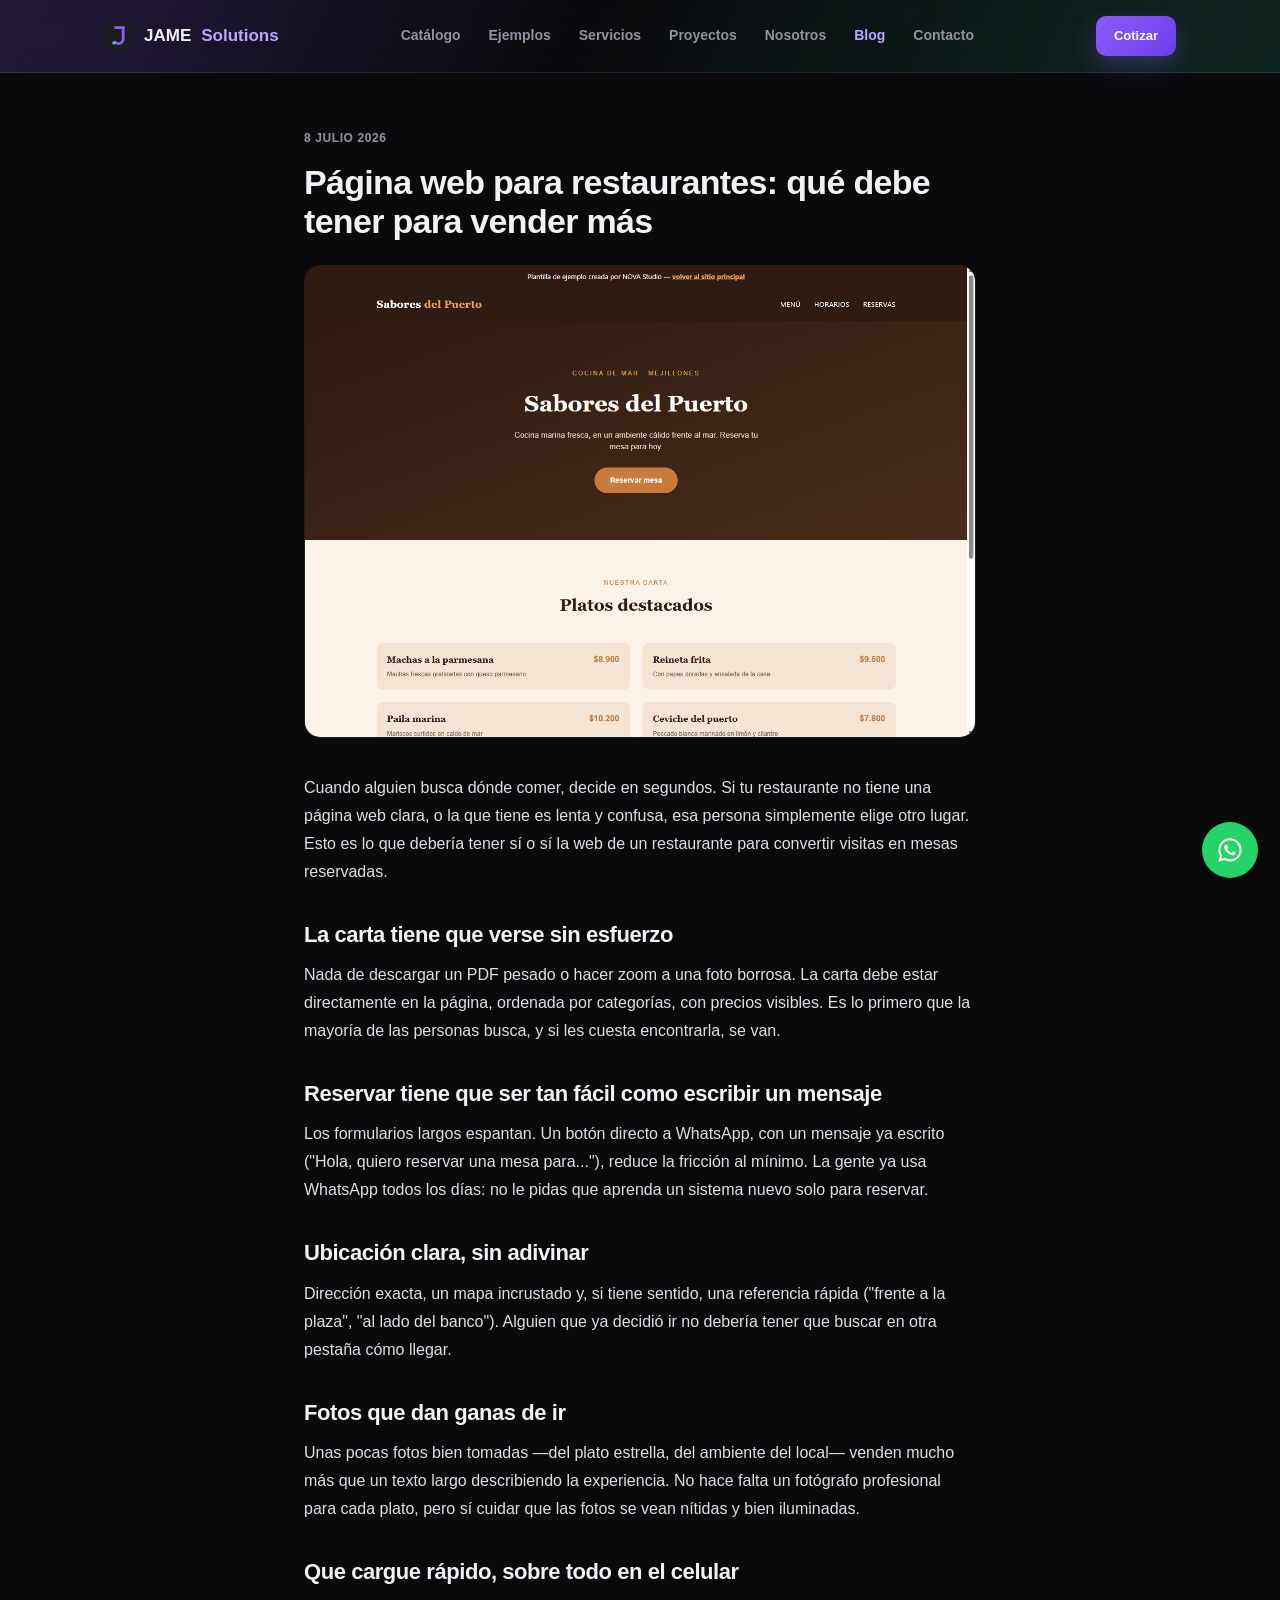
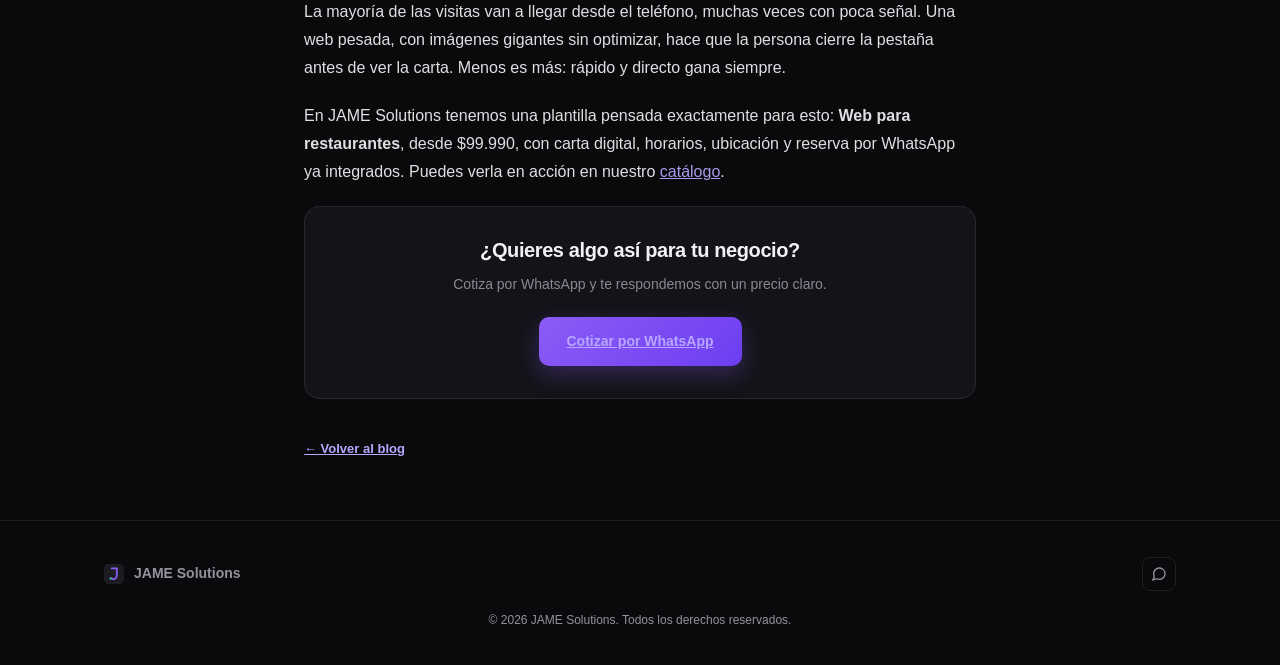
<file: blog/pagina-web-para-restaurantes-que-debe-tener/index.html>
<!DOCTYPE html>
<html lang="es">
<head>
<meta charset="UTF-8">
<meta name="viewport" content="width=device-width, initial-scale=1.0">
<title>Página web para restaurantes: qué debe tener para vender más | Blog JAME Solutions</title>
<meta name="description" content="Carta visible, reserva fácil por WhatsApp, ubicación clara, fotos de calidad y velocidad: lo que necesita una web de restaurante.">
<link rel="canonical" href="https://jamesolutions.cl/blog/pagina-web-para-restaurantes-que-debe-tener/">
<meta name="theme-color" content="#0A0A0D">

<meta property="og:type" content="article">
<meta property="og:site_name" content="JAME Solutions">
<meta property="og:title" content="Página web para restaurantes: qué debe tener para vender más">
<meta property="og:description" content="Carta visible, reserva fácil por WhatsApp, ubicación clara, fotos de calidad y velocidad de carga.">
<meta property="og:url" content="https://jamesolutions.cl/blog/pagina-web-para-restaurantes-que-debe-tener/">
<meta property="og:image" content="https://jamesolutions.cl/assets/demo-restaurante.png">
<meta property="og:locale" content="es_CL">
<meta name="twitter:card" content="summary_large_image">

<link rel="icon" href="data:image/svg+xml,%3Csvg xmlns='http://www.w3.org/2000/svg' viewBox='0 0 100 100'%3E%3Crect width='100' height='100' rx='22' fill='%231B1B22'/%3E%3Cpath d='M38 22h28M64 22v38a16 16 0 01-27 11' stroke='%238B5CF6' stroke-width='9' stroke-linecap='round' stroke-linejoin='round' fill='none'/%3E%3Ccircle cx='33' cy='73' r='5.5' fill='%2334D399'/%3E%3C/svg%3E">
<link rel="stylesheet" href="/assets/blog.css">
<script type="application/ld+json">
{
  "@context": "https://schema.org",
  "@type": "Article",
  "headline": "Página web para restaurantes: qué debe tener para vender más",
  "description": "Carta visible, reserva fácil por WhatsApp, ubicación clara, fotos de calidad y velocidad de carga.",
  "image": "https://jamesolutions.cl/assets/demo-restaurante.png",
  "author": { "@type": "Organization", "name": "JAME Solutions" },
  "publisher": {
    "@type": "Organization",
    "name": "JAME Solutions",
    "logo": { "@type": "ImageObject", "url": "https://jamesolutions.cl/assets/jame-solutions-profile-icon.png" }
  },
  "datePublished": "2026-07-08",
  "dateModified": "2026-07-08",
  "mainEntityOfPage": { "@type": "WebPage", "@id": "https://jamesolutions.cl/blog/pagina-web-para-restaurantes-que-debe-tener/" }
}
</script>
</head>
<body>

<header>
  <nav class="wrap">
    <a href="/" class="brand">
      <svg viewBox="0 0 100 100" fill="none">
        <rect width="100" height="100" rx="22" fill="#1B1B22"/>
        <path d="M38 22h28M64 22v38a16 16 0 01-27 11" stroke="#8B5CF6" stroke-width="9" stroke-linecap="round" stroke-linejoin="round"/>
        <circle cx="33" cy="73" r="5.5" fill="#34D399"/>
      </svg>
      JAME<span class="accent">Solutions</span>
    </a>
    <div class="nav-links" id="navLinks">
      <a href="/#catalogo">Catálogo</a>
      <a href="/#ejemplos">Ejemplos</a>
      <a href="/#servicios">Servicios</a>
      <a href="/#proyectos">Proyectos</a>
      <a href="/#nosotros">Nosotros</a>
      <a href="/blog/" class="active">Blog</a>
      <a href="/#contacto">Contacto</a>
    </div>
    <div class="nav-cta">
      <a href="/#contacto" class="btn btn-primary btn-sm">Cotizar</a>
      <button class="burger" id="burgerBtn" aria-label="Abrir menú" aria-expanded="false"><span></span><span></span><span></span></button>
    </div>
  </nav>
</header>

<section class="article-hero">
  <div class="article-wrap">
    <div class="article-date">8 julio 2026</div>
    <h1>Página web para restaurantes: qué debe tener para vender más</h1>
    <div class="article-hero-img"><img src="/assets/demo-restaurante.png" alt="Diseño web para restaurantes en Chile" loading="lazy"></div>
  </div>
</section>

<section class="article-body">
  <div class="article-wrap">
    <p>Cuando alguien busca dónde comer, decide en segundos. Si tu restaurante no tiene una página web clara, o la que tiene es lenta y confusa, esa persona simplemente elige otro lugar. Esto es lo que debería tener sí o sí la web de un restaurante para convertir visitas en mesas reservadas.</p>

    <h2>La carta tiene que verse sin esfuerzo</h2>
    <p>Nada de descargar un PDF pesado o hacer zoom a una foto borrosa. La carta debe estar directamente en la página, ordenada por categorías, con precios visibles. Es lo primero que la mayoría de las personas busca, y si les cuesta encontrarla, se van.</p>

    <h2>Reservar tiene que ser tan fácil como escribir un mensaje</h2>
    <p>Los formularios largos espantan. Un botón directo a WhatsApp, con un mensaje ya escrito ("Hola, quiero reservar una mesa para..."), reduce la fricción al mínimo. La gente ya usa WhatsApp todos los días: no le pidas que aprenda un sistema nuevo solo para reservar.</p>

    <h2>Ubicación clara, sin adivinar</h2>
    <p>Dirección exacta, un mapa incrustado y, si tiene sentido, una referencia rápida ("frente a la plaza", "al lado del banco"). Alguien que ya decidió ir no debería tener que buscar en otra pestaña cómo llegar.</p>

    <h2>Fotos que dan ganas de ir</h2>
    <p>Unas pocas fotos bien tomadas —del plato estrella, del ambiente del local— venden mucho más que un texto largo describiendo la experiencia. No hace falta un fotógrafo profesional para cada plato, pero sí cuidar que las fotos se vean nítidas y bien iluminadas.</p>

    <h2>Que cargue rápido, sobre todo en el celular</h2>
    <p>La mayoría de las visitas van a llegar desde el teléfono, muchas veces con poca señal. Una web pesada, con imágenes gigantes sin optimizar, hace que la persona cierre la pestaña antes de ver la carta. Menos es más: rápido y directo gana siempre.</p>

    <p>En JAME Solutions tenemos una plantilla pensada exactamente para esto: <strong>Web para restaurantes</strong>, desde $99.990, con carta digital, horarios, ubicación y reserva por WhatsApp ya integrados. Puedes verla en acción en nuestro <a href="/#catalogo">catálogo</a>.</p>

    <div class="cta-block">
      <h3>¿Quieres algo así para tu negocio?</h3>
      <p>Cotiza por WhatsApp y te respondemos con un precio claro.</p>
      <a href="https://wa.me/56987260080?text=Hola%2C%20le%C3%AD%20el%20blog%20y%20quiero%20cotizar%20una%20web%20para%20restaurante" target="_blank" rel="noopener" class="btn btn-primary">Cotizar por WhatsApp</a>
    </div>

    <a href="/blog/" class="back-link">← Volver al blog</a>
  </div>
</section>

<footer>
  <div class="wrap">
    <div class="foot-row">
      <div class="foot-brand">
        <svg width="20" height="20" viewBox="0 0 100 100" fill="none"><rect width="100" height="100" rx="22" fill="#1B1B22"/><path d="M38 22h28M64 22v38a16 16 0 01-27 11" stroke="#8B5CF6" stroke-width="9" stroke-linecap="round" stroke-linejoin="round"/><circle cx="33" cy="73" r="5.5" fill="#34D399"/></svg>
        JAME Solutions
      </div>
      <div class="foot-social">
        <a href="https://wa.me/56987260080" target="_blank" rel="noopener" aria-label="WhatsApp"><svg viewBox="0 0 24 24" fill="none" stroke-width="2"><path d="M21 11.5a8.38 8.38 0 01-.9 3.8 8.5 8.5 0 01-7.6 4.7 8.38 8.38 0 01-3.8-.9L3 21l1.9-5.7a8.38 8.38 0 01-.9-3.8 8.5 8.5 0 014.7-7.6 8.38 8.38 0 013.8-.9h.5a8.48 8.48 0 018 8v.5z"/></svg></a>
      </div>
    </div>
    <div class="foot-legal">© <span id="year"></span> JAME Solutions. Todos los derechos reservados.</div>
  </div>
</footer>

<a class="wa-float" href="https://wa.me/56987260080?text=Hola%2C%20quiero%20cotizar%20un%20proyecto" target="_blank" rel="noopener" aria-label="Escríbenos por WhatsApp">
  <svg viewBox="0 0 24 24"><path d="M12.04 2C6.58 2 2.13 6.45 2.13 11.91c0 1.75.46 3.45 1.32 4.95L2.05 22l5.25-1.38a9.9 9.9 0 004.74 1.2h.01c5.46 0 9.9-4.45 9.9-9.91C22 6.45 17.5 2 12.04 2zm0 18.1h-.01c-1.48 0-2.93-.4-4.2-1.15l-.3-.18-3.12.82.83-3.04-.2-.31a8.2 8.2 0 01-1.26-4.33c0-4.53 3.69-8.22 8.24-8.22 2.2 0 4.27.86 5.83 2.42a8.19 8.19 0 012.41 5.82c0 4.53-3.7 8.19-8.22 8.19zm4.51-6.14c-.25-.12-1.46-.72-1.68-.8-.23-.08-.39-.12-.56.13-.16.24-.64.8-.78.96-.15.16-.29.18-.53.06-.25-.12-1.04-.38-1.98-1.22-.73-.65-1.23-1.46-1.37-1.7-.15-.25-.02-.38.11-.5.11-.11.25-.29.37-.43.12-.15.16-.25.24-.41.08-.16.04-.31-.02-.43-.06-.12-.56-1.35-.77-1.85-.2-.48-.4-.42-.56-.43h-.48c-.16 0-.43.06-.65.31-.23.25-.85.83-.85 2.02s.87 2.35 1 2.5c.12.16 1.7 2.6 4.13 3.64.58.25 1.03.4 1.38.51.58.18 1.11.16 1.53.1.47-.07 1.46-.6 1.66-1.17.21-.58.21-1.08.15-1.18-.07-.11-.23-.17-.48-.29z"/></svg>
</a>

<script src="/assets/blog.js"></script>
</body>
</html>
</file>
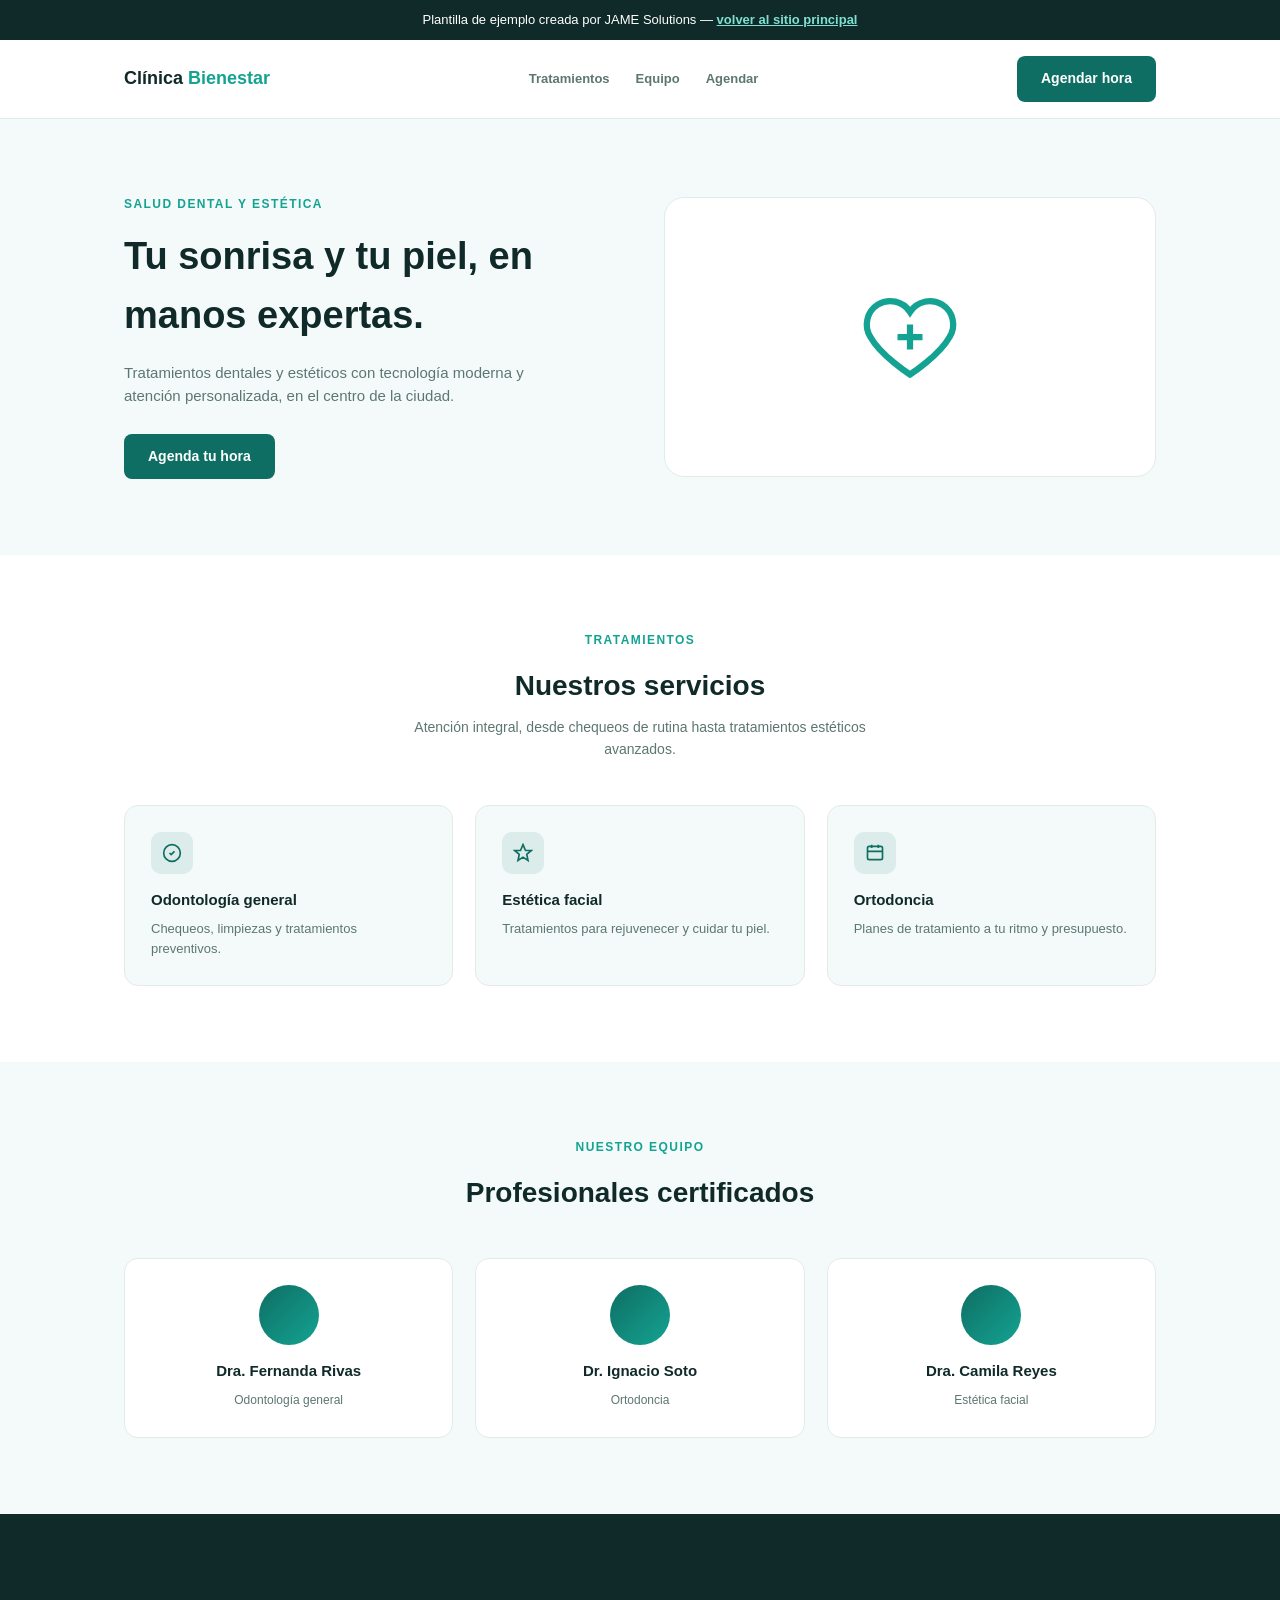
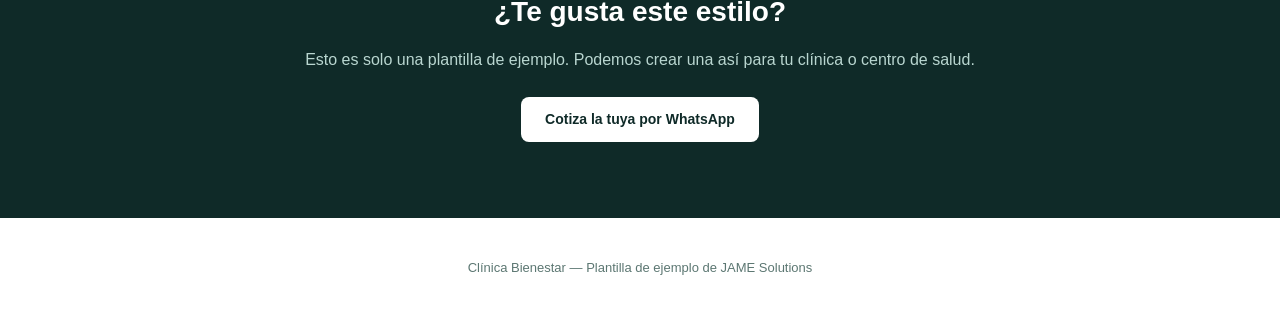
<file: demos/clinica.html>
<!DOCTYPE html>
<html lang="es">
<head>
<meta charset="UTF-8">
<meta name="viewport" content="width=device-width, initial-scale=1.0">
<title>Clínica Bienestar — Salud dental y estética (Plantilla de ejemplo)</title>
<meta name="robots" content="noindex, nofollow">
<style>
  :root{
    --teal:#0E6E63; --teal-2:#14A392; --ink:#0F2A28; --bg:#FFFFFF; --bg-2:#F4FAF9;
    --text:#12261F; --muted:#5C7772; --line:#E1ECE9;
  }
  *{box-sizing:border-box; margin:0; padding:0;}
  body{background:var(--bg); color:var(--text); font-family:-apple-system,BlinkMacSystemFont,'Segoe UI',Arial,sans-serif; line-height:1.55;}
  img{max-width:100%; display:block;}
  a{color:inherit; text-decoration:none;}
  .wrap{max-width:1080px; margin:0 auto; padding:0 24px;}
  section{padding:76px 0;}

  .demo-banner{background:var(--ink); color:#fff; font-size:13px; text-align:center; padding:10px 16px;}
  .demo-banner a{color:#7FE0D1; font-weight:700; text-decoration:underline;}

  header{border-bottom:1px solid var(--line); position:sticky; top:0; background:#fff; z-index:10;}
  nav.wrap{display:flex; justify-content:space-between; align-items:center; padding:16px 24px;}
  .brand{font-weight:800; font-size:18px; color:var(--ink);}
  .brand span{color:var(--teal-2);}
  .nav-links{display:flex; gap:26px; font-size:13px; font-weight:600; color:var(--muted);}
  .btn{display:inline-block; font-weight:700; font-size:14px; padding:12px 24px; border-radius:8px; background:var(--teal); color:#fff;}

  #hero{background:var(--bg-2);}
  .hero-grid{display:grid; grid-template-columns:1fr 1fr; gap:48px; align-items:center;}
  .eyebrow{font-size:12px; letter-spacing:0.12em; text-transform:uppercase; color:var(--teal-2); font-weight:700; margin-bottom:14px;}
  h1{font-size:38px; color:var(--ink); margin-bottom:16px;}
  .hero-sub{color:var(--muted); font-size:15px; margin-bottom:26px; max-width:420px;}
  .hero-visual{background:#fff; border:1px solid var(--line); border-radius:20px; height:280px; display:flex; align-items:center; justify-content:center;}
  .hero-visual svg{width:100px; height:100px; stroke:var(--teal-2);}

  .shead{max-width:520px; margin:0 auto 44px; text-align:center;}
  .shead h2{font-size:28px; color:var(--ink);}
  .shead p{color:var(--muted); margin-top:10px; font-size:14px;}

  .services-grid{display:grid; grid-template-columns:repeat(3,1fr); gap:22px;}
  .service-card{background:var(--bg-2); border:1px solid var(--line); border-radius:14px; padding:26px;}
  .service-card .icon{width:42px; height:42px; border-radius:10px; background:rgba(14,110,99,0.1); display:flex; align-items:center; justify-content:center; margin-bottom:14px;}
  .service-card .icon svg{width:20px; height:20px; stroke:var(--teal);}
  .service-card h3{font-size:15px; margin-bottom:8px; color:var(--ink);}
  .service-card p{font-size:13px; color:var(--muted);}

  #equipo{background:var(--bg-2);}
  .team-grid{display:grid; grid-template-columns:repeat(3,1fr); gap:22px; text-align:center;}
  .team-card{background:#fff; border:1px solid var(--line); border-radius:14px; padding:26px 18px;}
  .avatar{width:60px; height:60px; border-radius:50%; background:linear-gradient(135deg,var(--teal),var(--teal-2)); margin:0 auto 14px;}
  .team-card h3{font-size:15px; color:var(--ink); margin-bottom:4px;}
  .team-card span{font-size:12px; color:var(--muted);}

  #cta{background:var(--ink); color:#fff; text-align:center;}
  #cta h2{font-size:28px; margin-bottom:14px;}
  #cta p{color:#B9D6D0; margin-bottom:24px;}

  footer{padding:40px 24px; text-align:center;}
  footer p{color:var(--muted); font-size:13px; margin-bottom:18px;}

  @media (max-width:760px){
    .hero-grid, .services-grid, .team-grid{grid-template-columns:1fr;}
    .nav-links{display:none;}
    h1{font-size:30px;}
  }
</style>
</head>
<body>

<div class="demo-banner">Plantilla de ejemplo creada por JAME Solutions — <a href="../index.html#ejemplos">volver al sitio principal</a></div>

<header>
  <nav class="wrap">
    <div class="brand">Clínica <span>Bienestar</span></div>
    <div class="nav-links">
      <a href="#servicios">Tratamientos</a>
      <a href="#equipo">Equipo</a>
      <a href="#cta">Agendar</a>
    </div>
    <a href="#cta" class="btn">Agendar hora</a>
  </nav>
</header>

<section id="hero">
  <div class="wrap hero-grid">
    <div>
      <div class="eyebrow">Salud dental y estética</div>
      <h1>Tu sonrisa y tu piel, en manos expertas.</h1>
      <p class="hero-sub">Tratamientos dentales y estéticos con tecnología moderna y atención personalizada, en el centro de la ciudad.</p>
      <a href="#cta" class="btn">Agenda tu hora</a>
    </div>
    <div class="hero-visual">
      <svg viewBox="0 0 24 24" fill="none" stroke-width="1.5"><path d="M12 21s-7-4.5-9.5-9A5.5 5.5 0 0112 6a5.5 5.5 0 019.5 6c-2.5 4.5-9.5 9-9.5 9z"/><path d="M9 12h6M12 9v6"/></svg>
    </div>
  </div>
</section>

<section id="servicios">
  <div class="wrap">
    <div class="shead">
      <div class="eyebrow">Tratamientos</div>
      <h2>Nuestros servicios</h2>
      <p>Atención integral, desde chequeos de rutina hasta tratamientos estéticos avanzados.</p>
    </div>
    <div class="services-grid">
      <div class="service-card"><div class="icon"><svg viewBox="0 0 24 24" fill="none" stroke-width="2"><path d="M12 2a10 10 0 100 20 10 10 0 000-20z"/><path d="M9 12l2 2 4-4"/></svg></div><h3>Odontología general</h3><p>Chequeos, limpiezas y tratamientos preventivos.</p></div>
      <div class="service-card"><div class="icon"><svg viewBox="0 0 24 24" fill="none" stroke-width="2"><path d="M12 2l3 7h7l-5.5 4.5L18 21l-6-4-6 4 1.5-7.5L2 9h7z"/></svg></div><h3>Estética facial</h3><p>Tratamientos para rejuvenecer y cuidar tu piel.</p></div>
      <div class="service-card"><div class="icon"><svg viewBox="0 0 24 24" fill="none" stroke-width="2"><rect x="3" y="4" width="18" height="16" rx="2"/><path d="M8 2v4M16 2v4M3 10h18"/></svg></div><h3>Ortodoncia</h3><p>Planes de tratamiento a tu ritmo y presupuesto.</p></div>
    </div>
  </div>
</section>

<section id="equipo">
  <div class="wrap">
    <div class="shead">
      <div class="eyebrow">Nuestro equipo</div>
      <h2>Profesionales certificados</h2>
    </div>
    <div class="team-grid">
      <div class="team-card"><div class="avatar"></div><h3>Dra. Fernanda Rivas</h3><span>Odontología general</span></div>
      <div class="team-card"><div class="avatar"></div><h3>Dr. Ignacio Soto</h3><span>Ortodoncia</span></div>
      <div class="team-card"><div class="avatar"></div><h3>Dra. Camila Reyes</h3><span>Estética facial</span></div>
    </div>
  </div>
</section>

<section id="cta">
  <div class="wrap">
    <h2>¿Te gusta este estilo?</h2>
    <p>Esto es solo una plantilla de ejemplo. Podemos crear una así para tu clínica o centro de salud.</p>
    <a href="https://wa.me/56987260080?text=Hola%2C%20me%20interes%C3%B3%20la%20plantilla%20de%20Cl%C3%ADnica" target="_blank" rel="noopener" class="btn" style="background:#fff; color:var(--ink);">Cotiza la tuya por WhatsApp</a>
  </div>
</section>

<footer><p>Clínica Bienestar — Plantilla de ejemplo de JAME Solutions</p></footer>

</body>
</html>
</file>
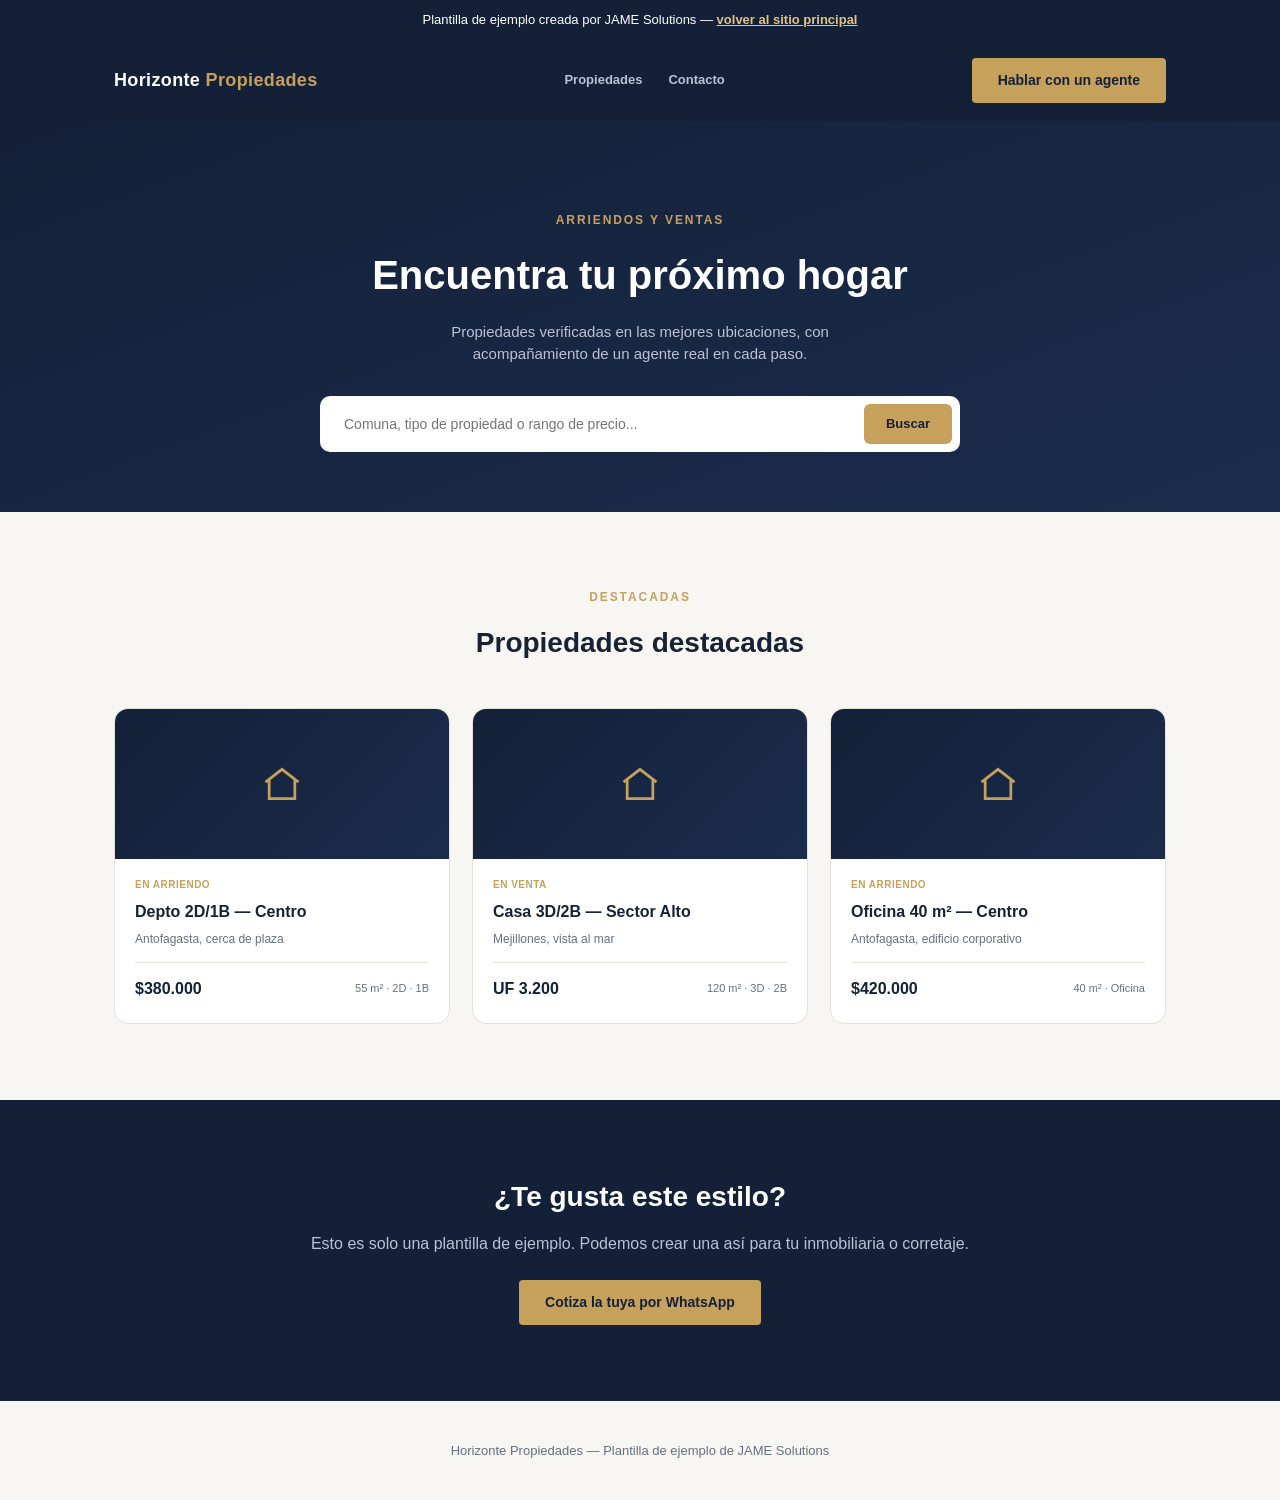
<file: demos/inmobiliaria.html>
<!DOCTYPE html>
<html lang="es">
<head>
<meta charset="UTF-8">
<meta name="viewport" content="width=device-width, initial-scale=1.0">
<title>Horizonte Propiedades — Inmobiliaria (Plantilla de ejemplo)</title>
<meta name="robots" content="noindex, nofollow">
<style>
  :root{
    --navy:#132038; --navy-2:#1B2C4C; --gold:#C6A15B; --gold-2:#E1C284;
    --bg:#F7F6F3; --text:#182234; --muted:#66707F; --line:#E4E1D9;
  }
  *{box-sizing:border-box; margin:0; padding:0;}
  body{background:var(--bg); color:var(--text); font-family:-apple-system,BlinkMacSystemFont,'Segoe UI',Arial,sans-serif; line-height:1.5;}
  img{max-width:100%; display:block;}
  a{color:inherit; text-decoration:none;}
  .wrap{max-width:1100px; margin:0 auto; padding:0 24px;}
  section{padding:76px 0;}

  .demo-banner{background:var(--navy); color:#fff; font-size:13px; text-align:center; padding:10px 16px;}
  .demo-banner a{color:var(--gold-2); font-weight:700; text-decoration:underline;}

  header{background:var(--navy); color:#fff;}
  nav.wrap{display:flex; justify-content:space-between; align-items:center; padding:18px 24px;}
  .brand{font-weight:800; font-size:18px; letter-spacing:0.02em;}
  .brand span{color:var(--gold);}
  .nav-links{display:flex; gap:26px; font-size:13px; font-weight:600; color:#B9C2D6;}
  .btn{display:inline-block; font-weight:700; font-size:14px; padding:12px 26px; border-radius:4px; background:var(--gold); color:var(--navy);}

  #hero{background:linear-gradient(160deg,var(--navy),var(--navy-2)); color:#fff; padding:90px 0 60px; text-align:center;}
  .eyebrow{font-size:12px; letter-spacing:0.16em; text-transform:uppercase; color:var(--gold); font-weight:700; margin-bottom:16px;}
  h1{font-size:40px; margin-bottom:16px;}
  #hero p{color:#B9C2D6; max-width:480px; margin:0 auto 30px; font-size:15px;}
  .searchbar{max-width:640px; margin:0 auto; background:#fff; border-radius:10px; padding:8px; display:flex; gap:8px;}
  .searchbar input{flex:1; border:none; padding:12px 16px; font-size:14px; color:var(--text); font-family:inherit;}
  .searchbar input:focus{outline:none;}
  .searchbar button{border:none; background:var(--gold); color:var(--navy); font-weight:700; padding:0 22px; border-radius:6px; cursor:pointer; font-size:13px;}

  .shead{max-width:520px; margin:0 auto 44px; text-align:center;}
  .shead h2{font-size:28px;}
  .shead p{color:var(--muted); margin-top:10px; font-size:14px;}

  .prop-grid{display:grid; grid-template-columns:repeat(3,1fr); gap:22px;}
  .prop-card{background:#fff; border:1px solid var(--line); border-radius:14px; overflow:hidden;}
  .prop-media{height:150px; background:linear-gradient(135deg,var(--navy),var(--navy-2)); display:flex; align-items:center; justify-content:center;}
  .prop-media svg{width:44px; height:44px; stroke:var(--gold);}
  .prop-body{padding:18px 20px 22px;}
  .prop-tag{font-size:10px; text-transform:uppercase; letter-spacing:0.05em; color:var(--gold); font-weight:700; margin-bottom:8px;}
  .prop-body h3{font-size:16px; margin-bottom:6px;}
  .prop-body .loc{font-size:12px; color:var(--muted); margin-bottom:14px;}
  .prop-meta{display:flex; justify-content:space-between; align-items:center; border-top:1px solid var(--line); padding-top:14px;}
  .prop-meta .price{font-weight:800; color:var(--navy);}
  .prop-meta .specs{font-size:11px; color:var(--muted);}

  #cta{background:var(--navy); color:#fff; text-align:center;}
  #cta h2{font-size:28px; margin-bottom:14px;}
  #cta p{color:#B9C2D6; margin-bottom:24px;}

  footer{padding:40px 24px; text-align:center;}
  footer p{color:var(--muted); font-size:13px;}

  @media (max-width:760px){
    .prop-grid{grid-template-columns:1fr;}
    .nav-links{display:none;}
    h1{font-size:30px;}
    .searchbar{flex-direction:column;}
  }
</style>
</head>
<body>

<div class="demo-banner">Plantilla de ejemplo creada por JAME Solutions — <a href="../index.html#ejemplos">volver al sitio principal</a></div>

<header>
  <nav class="wrap">
    <div class="brand">Horizonte <span>Propiedades</span></div>
    <div class="nav-links">
      <a href="#propiedades">Propiedades</a>
      <a href="#cta">Contacto</a>
    </div>
    <a href="#cta" class="btn">Hablar con un agente</a>
  </nav>
</header>

<section id="hero">
  <div class="wrap">
    <div class="eyebrow">Arriendos y ventas</div>
    <h1>Encuentra tu próximo hogar</h1>
    <p>Propiedades verificadas en las mejores ubicaciones, con acompañamiento de un agente real en cada paso.</p>
    <div class="searchbar">
      <input type="text" placeholder="Comuna, tipo de propiedad o rango de precio...">
      <button>Buscar</button>
    </div>
  </div>
</section>

<section id="propiedades">
  <div class="wrap">
    <div class="shead">
      <div class="eyebrow">Destacadas</div>
      <h2>Propiedades destacadas</h2>
    </div>
    <div class="prop-grid">
      <div class="prop-card">
        <div class="prop-media"><svg viewBox="0 0 24 24" fill="none" stroke-width="1.5"><path d="M3 11l9-7 9 7M5 10v10h14V10"/></svg></div>
        <div class="prop-body">
          <div class="prop-tag">En arriendo</div>
          <h3>Depto 2D/1B — Centro</h3>
          <div class="loc">Antofagasta, cerca de plaza</div>
          <div class="prop-meta"><span class="price">$380.000</span><span class="specs">55 m² · 2D · 1B</span></div>
        </div>
      </div>
      <div class="prop-card">
        <div class="prop-media"><svg viewBox="0 0 24 24" fill="none" stroke-width="1.5"><path d="M3 11l9-7 9 7M5 10v10h14V10"/></svg></div>
        <div class="prop-body">
          <div class="prop-tag">En venta</div>
          <h3>Casa 3D/2B — Sector Alto</h3>
          <div class="loc">Mejillones, vista al mar</div>
          <div class="prop-meta"><span class="price">UF 3.200</span><span class="specs">120 m² · 3D · 2B</span></div>
        </div>
      </div>
      <div class="prop-card">
        <div class="prop-media"><svg viewBox="0 0 24 24" fill="none" stroke-width="1.5"><path d="M3 11l9-7 9 7M5 10v10h14V10"/></svg></div>
        <div class="prop-body">
          <div class="prop-tag">En arriendo</div>
          <h3>Oficina 40 m² — Centro</h3>
          <div class="loc">Antofagasta, edificio corporativo</div>
          <div class="prop-meta"><span class="price">$420.000</span><span class="specs">40 m² · Oficina</span></div>
        </div>
      </div>
    </div>
  </div>
</section>

<section id="cta">
  <div class="wrap">
    <h2>¿Te gusta este estilo?</h2>
    <p>Esto es solo una plantilla de ejemplo. Podemos crear una así para tu inmobiliaria o corretaje.</p>
    <a href="https://wa.me/56987260080?text=Hola%2C%20me%20interes%C3%B3%20la%20plantilla%20de%20Inmobiliaria" target="_blank" rel="noopener" class="btn">Cotiza la tuya por WhatsApp</a>
  </div>
</section>

<footer><p>Horizonte Propiedades — Plantilla de ejemplo de JAME Solutions</p></footer>

</body>
</html>
</file>
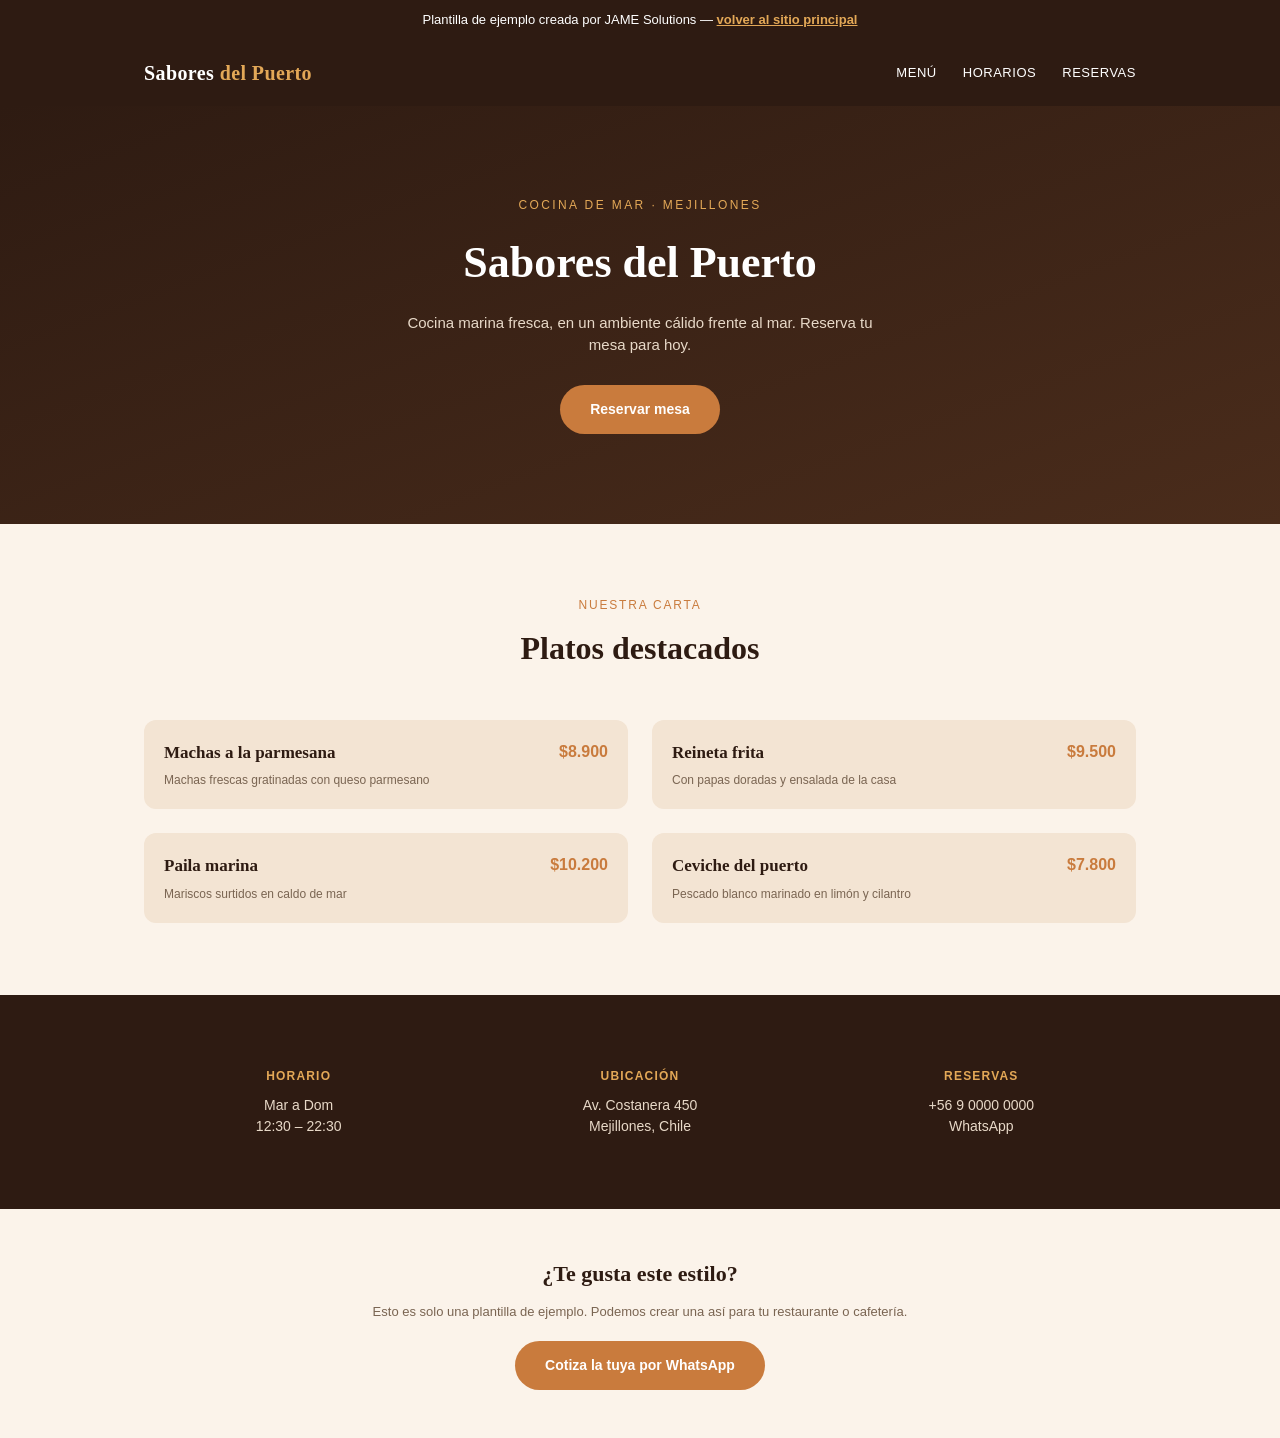
<file: demos/restaurante.html>
<!DOCTYPE html>
<html lang="es">
<head>
<meta charset="UTF-8">
<meta name="viewport" content="width=device-width, initial-scale=1.0">
<title>Sabores del Puerto — Restaurante (Plantilla de ejemplo)</title>
<meta name="robots" content="noindex, nofollow">
<style>
  :root{
    --brown:#2E1B12; --terracotta:#C97B3D; --cream:#FBF3EA; --cream-2:#F3E4D3;
    --mustard:#E3A857; --text:#2E1B12; --muted:#7A6552; --line:rgba(46,27,18,0.12);
  }
  *{box-sizing:border-box; margin:0; padding:0;}
  body{background:var(--cream); color:var(--text); font-family:Georgia,'Times New Roman',serif; line-height:1.5;}
  img{max-width:100%; display:block;}
  a{color:inherit; text-decoration:none;}
  .wrap{max-width:1040px; margin:0 auto; padding:0 24px;}
  section{padding:72px 0;}

  .demo-banner{background:var(--brown); color:#fff; font-family:-apple-system,'Segoe UI',Arial,sans-serif; font-size:13px; text-align:center; padding:10px 16px;}
  .demo-banner a{color:var(--mustard); font-weight:700; text-decoration:underline;}

  header{background:var(--brown); color:#fff; padding:18px 0;}
  nav.wrap{display:flex; justify-content:space-between; align-items:center;}
  .brand{font-size:20px; font-weight:700; letter-spacing:0.02em;}
  .brand span{color:var(--mustard);}
  .nav-links{display:flex; gap:26px; font-family:-apple-system,'Segoe UI',Arial,sans-serif; font-size:13px; text-transform:uppercase; letter-spacing:0.04em;}

  #hero{background:linear-gradient(160deg,var(--brown),#4A2C1B); color:#fff; text-align:center; padding:90px 0;}
  #hero .eyebrow{font-family:-apple-system,Arial,sans-serif; font-size:12px; letter-spacing:0.2em; text-transform:uppercase; color:var(--mustard); margin-bottom:16px;}
  #hero h1{font-size:44px; margin-bottom:16px;}
  #hero p{font-family:-apple-system,Arial,sans-serif; color:#E8D9C8; max-width:480px; margin:0 auto 28px; font-size:15px;}
  .btn{display:inline-block; font-family:-apple-system,Arial,sans-serif; font-weight:700; font-size:14px; padding:14px 30px; border-radius:30px; background:var(--terracotta); color:#fff;}

  #menu .shead{text-align:center; max-width:520px; margin:0 auto 48px;}
  #menu .eyebrow{font-family:-apple-system,Arial,sans-serif; font-size:12px; letter-spacing:0.15em; text-transform:uppercase; color:var(--terracotta); margin-bottom:10px;}
  #menu h2{font-size:32px;}
  .menu-grid{display:grid; grid-template-columns:repeat(2,1fr); gap:24px;}
  .menu-item{display:flex; justify-content:space-between; gap:16px; padding:20px; background:var(--cream-2); border-radius:12px;}
  .menu-item .dish h3{font-size:17px; margin-bottom:6px;}
  .menu-item .dish p{font-family:-apple-system,Arial,sans-serif; font-size:12px; color:var(--muted);}
  .menu-item .price{font-family:-apple-system,Arial,sans-serif; font-weight:700; color:var(--terracotta); white-space:nowrap;}

  #info{background:var(--brown); color:#fff;}
  .info-grid{display:grid; grid-template-columns:repeat(3,1fr); gap:32px; text-align:center;}
  .info-grid h3{font-family:-apple-system,Arial,sans-serif; font-size:12px; letter-spacing:0.1em; text-transform:uppercase; color:var(--mustard); margin-bottom:10px;}
  .info-grid p{font-family:-apple-system,Arial,sans-serif; font-size:14px; color:#E8D9C8;}

  footer{text-align:center; padding:48px 24px; font-family:-apple-system,Arial,sans-serif;}
  footer h3{font-family:Georgia,serif; font-size:22px; margin-bottom:12px;}
  footer p{color:var(--muted); font-size:13px; margin-bottom:20px;}

  @media (max-width:720px){
    .menu-grid, .info-grid{grid-template-columns:1fr;}
    .nav-links{display:none;}
    #hero h1{font-size:32px;}
  }
</style>
</head>
<body>

<div class="demo-banner">Plantilla de ejemplo creada por JAME Solutions — <a href="../index.html#ejemplos">volver al sitio principal</a></div>

<header>
  <nav class="wrap">
    <div class="brand">Sabores <span>del Puerto</span></div>
    <div class="nav-links">
      <a href="#menu">Menú</a>
      <a href="#info">Horarios</a>
      <a href="#contacto">Reservas</a>
    </div>
  </nav>
</header>

<section id="hero">
  <div class="wrap">
    <div class="eyebrow">Cocina de mar · Mejillones</div>
    <h1>Sabores del Puerto</h1>
    <p>Cocina marina fresca, en un ambiente cálido frente al mar. Reserva tu mesa para hoy.</p>
    <a href="#contacto" class="btn">Reservar mesa</a>
  </div>
</section>

<section id="menu">
  <div class="wrap">
    <div class="shead">
      <div class="eyebrow">Nuestra carta</div>
      <h2>Platos destacados</h2>
    </div>
    <div class="menu-grid">
      <div class="menu-item"><div class="dish"><h3>Machas a la parmesana</h3><p>Machas frescas gratinadas con queso parmesano</p></div><div class="price">$8.900</div></div>
      <div class="menu-item"><div class="dish"><h3>Reineta frita</h3><p>Con papas doradas y ensalada de la casa</p></div><div class="price">$9.500</div></div>
      <div class="menu-item"><div class="dish"><h3>Paila marina</h3><p>Mariscos surtidos en caldo de mar</p></div><div class="price">$10.200</div></div>
      <div class="menu-item"><div class="dish"><h3>Ceviche del puerto</h3><p>Pescado blanco marinado en limón y cilantro</p></div><div class="price">$7.800</div></div>
    </div>
  </div>
</section>

<section id="info">
  <div class="wrap info-grid">
    <div><h3>Horario</h3><p>Mar a Dom<br>12:30 – 22:30</p></div>
    <div><h3>Ubicación</h3><p>Av. Costanera 450<br>Mejillones, Chile</p></div>
    <div><h3>Reservas</h3><p>+56 9 0000 0000<br>WhatsApp</p></div>
  </div>
</section>

<footer id="contacto">
  <h3>¿Te gusta este estilo?</h3>
  <p>Esto es solo una plantilla de ejemplo. Podemos crear una así para tu restaurante o cafetería.</p>
  <a href="https://wa.me/56987260080?text=Hola%2C%20me%20interes%C3%B3%20la%20plantilla%20de%20Restaurante" target="_blank" rel="noopener" class="btn" style="color:#fff;">Cotiza la tuya por WhatsApp</a>
</footer>

</body>
</html>
</file>
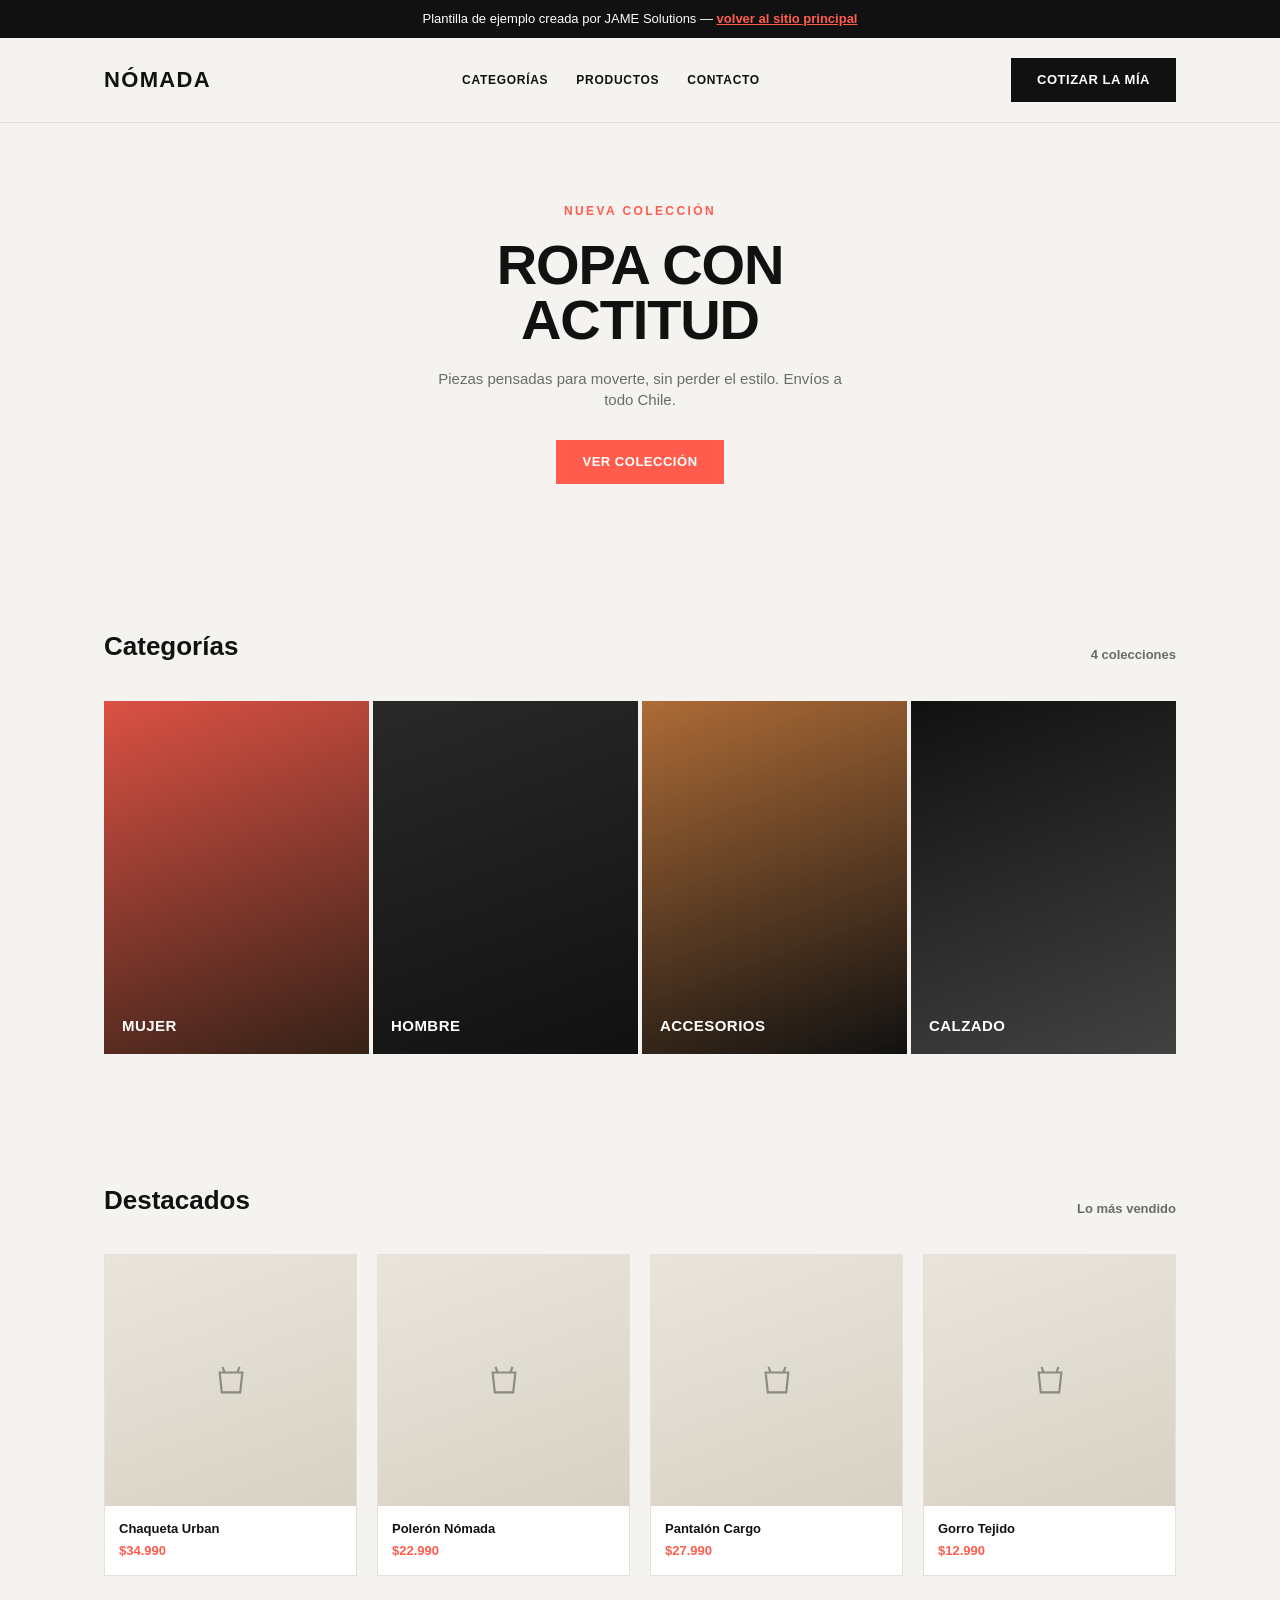
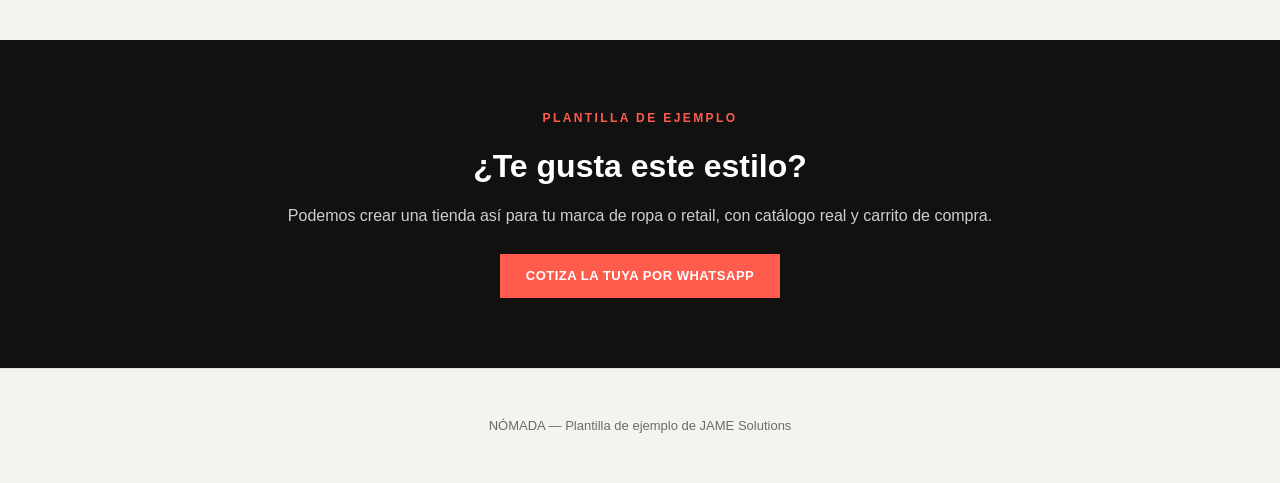
<file: demos/tienda-ropa.html>
<!DOCTYPE html>
<html lang="es">
<head>
<meta charset="UTF-8">
<meta name="viewport" content="width=device-width, initial-scale=1.0">
<title>NÓMADA — Tienda de ropa (Plantilla de ejemplo)</title>
<meta name="robots" content="noindex, nofollow">
<style>
  :root{
    --ink:#111111; --paper:#F5F3EF; --coral:#FF5C4D; --line:#E4E1DA; --muted:#6B6B66;
  }
  *{box-sizing:border-box; margin:0; padding:0;}
  body{background:var(--paper); color:var(--ink); font-family:-apple-system,BlinkMacSystemFont,'Segoe UI',Arial,sans-serif; line-height:1.4;}
  img{max-width:100%; display:block;}
  a{color:inherit; text-decoration:none;}
  .wrap{max-width:1120px; margin:0 auto; padding:0 24px;}
  section{padding:64px 0;}

  .demo-banner{background:var(--ink); color:#fff; font-size:13px; text-align:center; padding:10px 16px;}
  .demo-banner a{color:var(--coral); font-weight:700; text-decoration:underline;}

  header{border-bottom:1px solid var(--line);}
  nav.wrap{display:flex; justify-content:space-between; align-items:center; padding:20px 24px;}
  .brand{font-weight:900; font-size:22px; letter-spacing:0.06em;}
  .nav-links{display:flex; gap:28px; font-size:12px; font-weight:700; text-transform:uppercase; letter-spacing:0.06em;}
  .btn{display:inline-block; font-weight:700; font-size:13px; padding:13px 26px; background:var(--ink); color:#fff; text-transform:uppercase; letter-spacing:0.04em;}
  .btn.accent{background:var(--coral);}

  #hero{padding:80px 0; text-align:center;}
  .eyebrow{font-size:12px; letter-spacing:0.2em; text-transform:uppercase; color:var(--coral); font-weight:800; margin-bottom:18px;}
  h1{font-size:56px; font-weight:900; letter-spacing:-0.02em; line-height:0.98; margin-bottom:20px;}
  #hero p{color:var(--muted); max-width:420px; margin:0 auto 30px; font-size:15px;}

  .shead{display:flex; justify-content:space-between; align-items:flex-end; margin-bottom:36px;}
  .shead h2{font-size:26px; font-weight:900;}
  .shead span{font-size:13px; color:var(--muted); font-weight:600;}

  .cat-grid{display:grid; grid-template-columns:repeat(4,1fr); gap:4px;}
  .cat-card{aspect-ratio:3/4; background:var(--ink); position:relative; display:flex; align-items:flex-end; padding:18px; overflow:hidden;}
  .cat-card::before{content:""; position:absolute; inset:0; opacity:0.85;}
  .cat-card.c1::before{background:linear-gradient(160deg,#FF5C4D,#3B2418);}
  .cat-card.c2::before{background:linear-gradient(160deg,#2D2D2D,#111);}
  .cat-card.c3::before{background:linear-gradient(160deg,#C97B3D,#111);}
  .cat-card.c4::before{background:linear-gradient(160deg,#111,#4A4A4A);}
  .cat-card span{position:relative; color:#fff; font-weight:800; font-size:15px; text-transform:uppercase; letter-spacing:0.03em;}

  #promo{background:var(--ink); color:#fff; text-align:center; padding:70px 0;}
  #promo .eyebrow{color:var(--coral);}
  #promo h2{font-size:32px; font-weight:900; margin-bottom:16px;}
  #promo p{color:#CFCFCF; margin-bottom:26px;}

  .prod-grid{display:grid; grid-template-columns:repeat(4,1fr); gap:20px;}
  .prod-card{background:#fff; border:1px solid var(--line);}
  .prod-media{aspect-ratio:1; background:linear-gradient(160deg,#E9E5DC,#D8D2C4); display:flex; align-items:center; justify-content:center;}
  .prod-media svg{width:34px; height:34px; stroke:var(--ink); opacity:.4;}
  .prod-info{padding:14px;}
  .prod-info h3{font-size:13px; font-weight:700; margin-bottom:4px;}
  .prod-info .price{font-size:13px; font-weight:800; color:var(--coral);}

  footer{padding:48px 24px; text-align:center; border-top:1px solid var(--line);}
  footer p{color:var(--muted); font-size:13px;}

  @media (max-width:820px){
    .cat-grid, .prod-grid{grid-template-columns:repeat(2,1fr);}
    .nav-links{display:none;}
    h1{font-size:38px;}
  }
</style>
</head>
<body>

<div class="demo-banner">Plantilla de ejemplo creada por JAME Solutions — <a href="../index.html#ejemplos">volver al sitio principal</a></div>

<header>
  <nav class="wrap">
    <div class="brand">NÓMADA</div>
    <div class="nav-links">
      <a href="#categorias">Categorías</a>
      <a href="#productos">Productos</a>
      <a href="#cta">Contacto</a>
    </div>
    <a href="#cta" class="btn">Cotizar la mía</a>
  </nav>
</header>

<section id="hero">
  <div class="wrap">
    <div class="eyebrow">Nueva colección</div>
    <h1>ROPA CON<br>ACTITUD</h1>
    <p>Piezas pensadas para moverte, sin perder el estilo. Envíos a todo Chile.</p>
    <a href="#productos" class="btn accent">Ver colección</a>
  </div>
</section>

<section id="categorias">
  <div class="wrap">
    <div class="shead"><h2>Categorías</h2><span>4 colecciones</span></div>
    <div class="cat-grid">
      <div class="cat-card c1"><span>Mujer</span></div>
      <div class="cat-card c2"><span>Hombre</span></div>
      <div class="cat-card c3"><span>Accesorios</span></div>
      <div class="cat-card c4"><span>Calzado</span></div>
    </div>
  </div>
</section>

<section id="productos">
  <div class="wrap">
    <div class="shead"><h2>Destacados</h2><span>Lo más vendido</span></div>
    <div class="prod-grid">
      <div class="prod-card"><div class="prod-media"><svg viewBox="0 0 24 24" fill="none" stroke-width="1.5"><path d="M6 2l1.5 4h9L18 2M4 6h16l-1.5 14h-13L4 6z"/></svg></div><div class="prod-info"><h3>Chaqueta Urban</h3><div class="price">$34.990</div></div></div>
      <div class="prod-card"><div class="prod-media"><svg viewBox="0 0 24 24" fill="none" stroke-width="1.5"><path d="M6 2l1.5 4h9L18 2M4 6h16l-1.5 14h-13L4 6z"/></svg></div><div class="prod-info"><h3>Polerón Nómada</h3><div class="price">$22.990</div></div></div>
      <div class="prod-card"><div class="prod-media"><svg viewBox="0 0 24 24" fill="none" stroke-width="1.5"><path d="M6 2l1.5 4h9L18 2M4 6h16l-1.5 14h-13L4 6z"/></svg></div><div class="prod-info"><h3>Pantalón Cargo</h3><div class="price">$27.990</div></div></div>
      <div class="prod-card"><div class="prod-media"><svg viewBox="0 0 24 24" fill="none" stroke-width="1.5"><path d="M6 2l1.5 4h9L18 2M4 6h16l-1.5 14h-13L4 6z"/></svg></div><div class="prod-info"><h3>Gorro Tejido</h3><div class="price">$12.990</div></div></div>
    </div>
  </div>
</section>

<section id="promo">
  <div class="wrap">
    <div class="eyebrow">Plantilla de ejemplo</div>
    <h2>¿Te gusta este estilo?</h2>
    <p>Podemos crear una tienda así para tu marca de ropa o retail, con catálogo real y carrito de compra.</p>
    <a href="https://wa.me/56987260080?text=Hola%2C%20me%20interes%C3%B3%20la%20plantilla%20de%20Tienda%20de%20ropa" target="_blank" rel="noopener" class="btn accent">Cotiza la tuya por WhatsApp</a>
  </div>
</section>

<footer><p>NÓMADA — Plantilla de ejemplo de JAME Solutions</p></footer>

</body>
</html>
</file>
<file: assets/blog.css>
:root{
  --bg:#0A0A0D; --bg-2:#131318; --bg-3:#1B1B22; --line:rgba(242,242,245,0.09);
  --violet:#8B5CF6; --violet-2:#B8A6FF; --emerald:#34D399;
  --text:#F2F2F5; --muted:#93939F;
  --maxw:1120px;
}
*{box-sizing:border-box; margin:0; padding:0;}
html{scroll-behavior:smooth;}
body{
  background:var(--bg); color:var(--text);
  font-family:-apple-system, BlinkMacSystemFont, 'Segoe UI', Roboto, Arial, sans-serif;
  line-height:1.5; -webkit-font-smoothing:antialiased;
}
header, section, footer, .wa-float{position:relative; z-index:1;}
img{max-width:100%; display:block;}
a{color:inherit; text-decoration:none;}
.wrap{max-width:var(--maxw); margin:0 auto; padding:0 24px;}
h1,h2,h3{line-height:1.15; letter-spacing:-0.02em;}
.eyebrow{font-size:12px; letter-spacing:0.14em; text-transform:uppercase; color:var(--violet-2); font-weight:700; margin-bottom:14px;}
.btn{display:inline-flex; align-items:center; gap:8px; font-weight:700; font-size:14px; padding:14px 28px; border-radius:10px; border:none; cursor:pointer; transition:transform .15s ease, box-shadow .15s ease;}
.btn-primary{background:linear-gradient(135deg,var(--violet),#6D3EF0); color:#fff; box-shadow:0 8px 24px rgba(139,92,246,0.3);}
.btn-primary:hover{transform:translateY(-2px); box-shadow:0 12px 30px rgba(139,92,246,0.4);}
.btn-ghost{background:transparent; color:var(--text); border:1px solid var(--line);}
.btn-ghost:hover{border-color:rgba(242,242,245,0.3);}
.btn-sm{padding:10px 18px; font-size:13px;}

/* NAV */
header{position:sticky; top:0; z-index:50; background:linear-gradient(115deg, rgba(139,92,246,0.20), rgba(10,10,13,0.92) 45%, rgba(52,211,153,0.14)); backdrop-filter:blur(14px); border-bottom:1px solid var(--line);}
nav.wrap{display:flex; align-items:center; justify-content:space-between; padding:16px 24px;}
.brand{display:flex; align-items:center; gap:10px; font-weight:800; font-size:17px;}
.brand svg{width:30px; height:30px;}
.brand .accent{color:var(--violet-2);}
.nav-links{display:flex; gap:28px; font-size:14px; color:var(--muted); font-weight:600;}
.nav-links a:hover{color:var(--text);}
.nav-links a.active{color:var(--violet-2);}
.nav-cta{display:flex; align-items:center; gap:16px;}
.burger{display:none; width:24px; height:18px; position:relative; cursor:pointer; background:none; border:none; z-index:2;}
.burger span{position:absolute; left:0; right:0; height:2px; background:var(--text); transition:transform .2s ease, opacity .2s ease;}
.burger span:nth-child(1){top:0;} .burger span:nth-child(2){top:8px;} .burger span:nth-child(3){top:16px;}
.burger.open span:nth-child(1){transform:translateY(8px) rotate(45deg);}
.burger.open span:nth-child(2){opacity:0;}
.burger.open span:nth-child(3){transform:translateY(-8px) rotate(-45deg);}

/* FOOTER */
footer{border-top:1px solid var(--line); padding:36px 0;}
.foot-row{display:flex; justify-content:space-between; align-items:center; flex-wrap:wrap; gap:16px;}
.foot-brand{display:flex; align-items:center; gap:10px; font-weight:700; font-size:14px; color:var(--muted);}
.foot-social{display:flex; gap:14px;}
.foot-social a{width:34px; height:34px; border-radius:8px; border:1px solid var(--line); display:flex; align-items:center; justify-content:center;}
.foot-social svg{width:16px; height:16px; stroke:var(--muted);}
.foot-social a:hover svg{stroke:var(--violet-2);}
.foot-legal{font-size:12px; color:var(--muted); margin-top:20px; text-align:center;}

/* WHATSAPP FLOAT */
.wa-float{position:fixed; bottom:22px; right:22px; z-index:60; background:#25D366; width:56px; height:56px; border-radius:50%; display:flex; align-items:center; justify-content:center; box-shadow:0 10px 24px rgba(0,0,0,0.45); transition:opacity .2s ease, transform .2s ease;}
.wa-float svg{width:28px; height:28px; fill:#fff;}

@media (max-width:860px){
  .nav-links{
    display:none; position:absolute; top:100%; left:0; right:0;
    flex-direction:column; gap:2px; padding:12px 24px 20px;
    background:#0A0A0D; border-bottom:1px solid var(--line);
    box-shadow:0 16px 24px rgba(0,0,0,0.35);
  }
  .nav-links.open{display:flex;}
  .nav-links a{padding:12px 0; border-bottom:1px solid var(--line);}
  .nav-links a:last-child{border-bottom:none;}
  .nav-cta .btn{display:none;}
  .burger{display:block;}
}

/* BLOG LISTING */
.blog-hero{padding:70px 0 40px;}
.blog-hero h1{font-size:38px; font-weight:800; margin-bottom:14px;}
.blog-hero p{color:var(--muted); font-size:16px; max-width:560px;}
.blog-grid{display:grid; grid-template-columns:repeat(2,1fr); gap:24px; padding:20px 0 90px;}
.blog-card{background:var(--bg-2); border:1px solid var(--line); border-radius:16px; overflow:hidden; display:flex; flex-direction:column; transition:transform .15s ease, border-color .15s ease;}
.blog-card:hover{transform:translateY(-4px); border-color:rgba(139,92,246,0.4);}
.blog-card-img{aspect-ratio:16/9; overflow:hidden; background:var(--bg-3);}
.blog-card-img img{width:100%; height:100%; object-fit:cover;}
.blog-card-body{padding:22px 24px 26px; display:flex; flex-direction:column; flex:1;}
.blog-date{font-size:11px; color:var(--muted); text-transform:uppercase; letter-spacing:0.05em; font-weight:700; margin-bottom:10px;}
.blog-card-body h2{font-size:19px; margin-bottom:10px;}
.blog-card-body p{font-size:14px; color:var(--muted); line-height:1.6; margin-bottom:20px; flex:1;}

/* ARTICLE */
.article-hero{padding:56px 0 0;}
.article-wrap{max-width:720px; margin:0 auto; padding:0 24px;}
.article-date{font-size:12px; color:var(--muted); text-transform:uppercase; letter-spacing:0.05em; font-weight:700; margin-bottom:16px;}
.article-wrap h1{font-size:34px; font-weight:800; margin-bottom:24px;}
.article-hero-img{border-radius:16px; overflow:hidden; border:1px solid var(--line); margin-bottom:36px;}
.article-hero-img img{width:100%; display:block;}
.article-body{padding-bottom:60px;}
.article-body p{font-size:16px; color:var(--text); opacity:.92; margin-bottom:20px; line-height:1.75;}
.article-body h2{font-size:22px; font-weight:800; margin:36px 0 14px;}
.article-body ul{margin:0 0 20px 20px;}
.article-body li{font-size:16px; color:var(--text); opacity:.92; line-height:1.75; margin-bottom:8px;}
.article-body a{color:var(--violet-2); text-decoration:underline;}
.back-link{display:inline-block; margin:40px 0 0; font-size:13px; color:var(--muted); font-weight:600;}
.back-link:hover{color:var(--text);}

/* CTA BLOCK */
.cta-block{background:var(--bg-2); border:1px solid var(--line); border-radius:16px; padding:32px; text-align:center; margin-top:20px;}
.cta-block h3{font-size:20px; font-weight:800; margin-bottom:10px;}
.cta-block p{color:var(--muted); font-size:14px; margin-bottom:20px;}

@media (max-width:860px){
  .blog-grid{grid-template-columns:1fr; padding-bottom:70px;}
  .blog-hero h1{font-size:28px;}
  .article-wrap h1{font-size:26px;}
}
</file>
